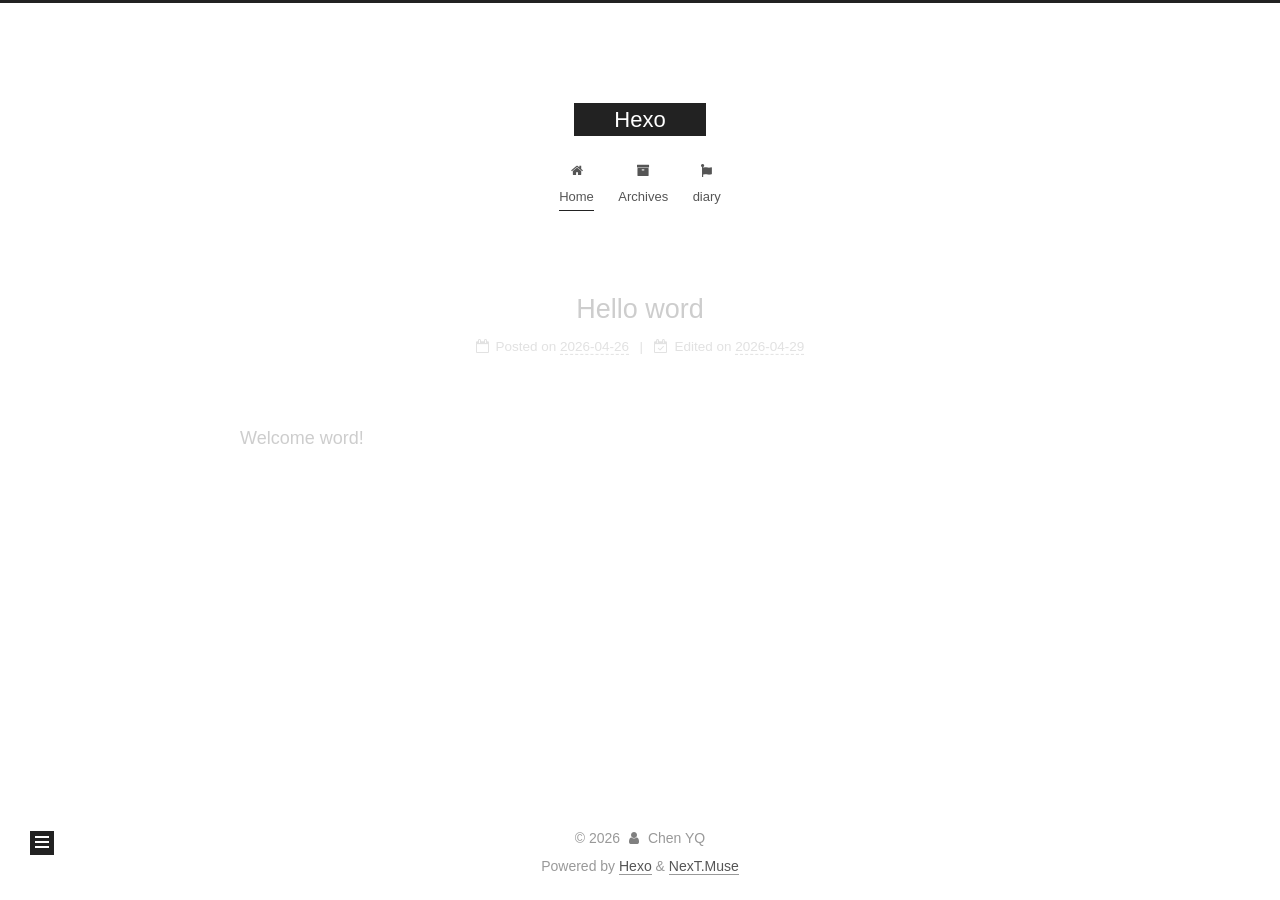
<file: index.html>
<!DOCTYPE html>
<html lang="en">
<head>
  <meta charset="UTF-8">
<meta name="viewport" content="width=device-width, initial-scale=1, maximum-scale=2">
<meta name="theme-color" content="#222">
<meta name="generator" content="Hexo 7.3.0">
  <link rel="apple-touch-icon" sizes="180x180" href="/images/apple-touch-icon-next.png">
  <link rel="icon" type="image/png" sizes="32x32" href="/images/favicon-32x32-next.png">
  <link rel="icon" type="image/png" sizes="16x16" href="/images/favicon-16x16-next.png">
  <link rel="mask-icon" href="/images/logo.svg" color="#222">

<link rel="stylesheet" href="/css/main.css">


<link rel="stylesheet" href="/lib/font-awesome/css/font-awesome.min.css">

<script id="hexo-configurations">
    var NexT = window.NexT || {};
    var CONFIG = {"hostname":"example.com","root":"/","scheme":"Muse","version":"7.8.0","exturl":false,"sidebar":{"position":"left","display":"post","padding":18,"offset":12,"onmobile":false},"copycode":{"enable":false,"show_result":false,"style":null},"back2top":{"enable":true,"sidebar":false,"scrollpercent":false},"bookmark":{"enable":false,"color":"#222","save":"auto"},"fancybox":false,"mediumzoom":false,"lazyload":false,"pangu":false,"comments":{"style":"tabs","active":null,"storage":true,"lazyload":false,"nav":null},"algolia":{"hits":{"per_page":10},"labels":{"input_placeholder":"Search for Posts","hits_empty":"We didn't find any results for the search: ${query}","hits_stats":"${hits} results found in ${time} ms"}},"localsearch":{"enable":false,"trigger":"auto","top_n_per_article":1,"unescape":false,"preload":false},"motion":{"enable":true,"async":false,"transition":{"post_block":"fadeIn","post_header":"slideDownIn","post_body":"slideDownIn","coll_header":"slideLeftIn","sidebar":"slideUpIn"}}};
  </script>

  <meta property="og:type" content="website">
<meta property="og:title" content="Hexo">
<meta property="og:url" content="http://example.com/index.html">
<meta property="og:site_name" content="Hexo">
<meta property="og:locale" content="en_US">
<meta property="article:author" content="Chen YQ">
<meta name="twitter:card" content="summary">

<link rel="canonical" href="http://example.com/">


<script id="page-configurations">
  // https://hexo.io/docs/variables.html
  CONFIG.page = {
    sidebar: "",
    isHome : true,
    isPost : false,
    lang   : 'en'
  };
</script>

  <title>Hexo</title>
  






  <noscript>
  <style>
  .use-motion .brand,
  .use-motion .menu-item,
  .sidebar-inner,
  .use-motion .post-block,
  .use-motion .pagination,
  .use-motion .comments,
  .use-motion .post-header,
  .use-motion .post-body,
  .use-motion .collection-header { opacity: initial; }

  .use-motion .site-title,
  .use-motion .site-subtitle {
    opacity: initial;
    top: initial;
  }

  .use-motion .logo-line-before i { left: initial; }
  .use-motion .logo-line-after i { right: initial; }
  </style>
</noscript>

</head>

<body itemscope itemtype="http://schema.org/WebPage">
  <div class="container use-motion">
    <div class="headband"></div>

    <header class="header" itemscope itemtype="http://schema.org/WPHeader">
      <div class="header-inner"><div class="site-brand-container">
  <div class="site-nav-toggle">
    <div class="toggle" aria-label="Toggle navigation bar">
      <span class="toggle-line toggle-line-first"></span>
      <span class="toggle-line toggle-line-middle"></span>
      <span class="toggle-line toggle-line-last"></span>
    </div>
  </div>

  <div class="site-meta">

    <a href="/" class="brand" rel="start">
      <span class="logo-line-before"><i></i></span>
      <h1 class="site-title">Hexo</h1>
      <span class="logo-line-after"><i></i></span>
    </a>
  </div>

  <div class="site-nav-right">
    <div class="toggle popup-trigger">
    </div>
  </div>
</div>




<nav class="site-nav">
  <ul id="menu" class="menu">
        <li class="menu-item menu-item-home">

    <a href="/" rel="section"><i class="fa fa-fw fa-home"></i>Home</a>

  </li>
        <li class="menu-item menu-item-archives">

    <a href="/archives/" rel="section"><i class="fa fa-fw fa-archive"></i>Archives</a>

  </li>
        <li class="menu-item menu-item-diary">

    <a href="/diary/" rel="section"><i class="fa fa-fw fa-fa fa-book"></i>diary</a>

  </li>
  </ul>
</nav>




</div>
    </header>

    
  <div class="back-to-top">
    <i class="fa fa-arrow-up"></i>
    <span>0%</span>
  </div>


    <main class="main">
      <div class="main-inner">
        <div class="content-wrap">
          

          <div class="content index posts-expand">
            
      
  
  
  <article itemscope itemtype="http://schema.org/Article" class="post-block" lang="en">
    <link itemprop="mainEntityOfPage" href="http://example.com/2026/04/26/Hello%20word!/">

    <span hidden itemprop="author" itemscope itemtype="http://schema.org/Person">
      <meta itemprop="image" content="/images/avatar.gif">
      <meta itemprop="name" content="Chen YQ">
      <meta itemprop="description" content="">
    </span>

    <span hidden itemprop="publisher" itemscope itemtype="http://schema.org/Organization">
      <meta itemprop="name" content="Hexo">
    </span>
      <header class="post-header">
        <h2 class="post-title" itemprop="name headline">
          
            <a href="/2026/04/26/Hello%20word!/" class="post-title-link" itemprop="url">Hello word</a>
        </h2>

        <div class="post-meta">
            <span class="post-meta-item">
              <span class="post-meta-item-icon">
                <i class="fa fa-calendar-o"></i>
              </span>
              <span class="post-meta-item-text">Posted on</span>

              <time title="Created: 2026-04-26 20:00:00" itemprop="dateCreated datePublished" datetime="2026-04-26T20:00:00+08:00">2026-04-26</time>
            </span>
              <span class="post-meta-item">
                <span class="post-meta-item-icon">
                  <i class="fa fa-calendar-check-o"></i>
                </span>
                <span class="post-meta-item-text">Edited on</span>
                <time title="Modified: 2026-04-29 10:56:32" itemprop="dateModified" datetime="2026-04-29T10:56:32+08:00">2026-04-29</time>
              </span>

          

        </div>
      </header>

    
    
    
    <div class="post-body" itemprop="articleBody">

      
          <p>Welcome word!</p>

      
    </div>

    
    
    
      <footer class="post-footer">
        <div class="post-eof"></div>
      </footer>
  </article>
  
  
  


  



          </div>
          

<script>
  window.addEventListener('tabs:register', () => {
    let { activeClass } = CONFIG.comments;
    if (CONFIG.comments.storage) {
      activeClass = localStorage.getItem('comments_active') || activeClass;
    }
    if (activeClass) {
      let activeTab = document.querySelector(`a[href="#comment-${activeClass}"]`);
      if (activeTab) {
        activeTab.click();
      }
    }
  });
  if (CONFIG.comments.storage) {
    window.addEventListener('tabs:click', event => {
      if (!event.target.matches('.tabs-comment .tab-content .tab-pane')) return;
      let commentClass = event.target.classList[1];
      localStorage.setItem('comments_active', commentClass);
    });
  }
</script>

        </div>
          
  
  <div class="toggle sidebar-toggle">
    <span class="toggle-line toggle-line-first"></span>
    <span class="toggle-line toggle-line-middle"></span>
    <span class="toggle-line toggle-line-last"></span>
  </div>

  <aside class="sidebar">
    <div class="sidebar-inner">

      <ul class="sidebar-nav motion-element">
        <li class="sidebar-nav-toc">
          Table of Contents
        </li>
        <li class="sidebar-nav-overview">
          Overview
        </li>
      </ul>

      <!--noindex-->
      <div class="post-toc-wrap sidebar-panel">
      </div>
      <!--/noindex-->

      <div class="site-overview-wrap sidebar-panel">
        <div class="site-author motion-element" itemprop="author" itemscope itemtype="http://schema.org/Person">
  <p class="site-author-name" itemprop="name">Chen YQ</p>
  <div class="site-description" itemprop="description"></div>
</div>
<div class="site-state-wrap motion-element">
  <nav class="site-state">
      <div class="site-state-item site-state-posts">
          <a href="/archives/">
        
          <span class="site-state-item-count">1</span>
          <span class="site-state-item-name">posts</span>
        </a>
      </div>
  </nav>
</div>



      </div>

    </div>
  </aside>
  <div id="sidebar-dimmer"></div>


      </div>
    </main>

    <footer class="footer">
      <div class="footer-inner">
        

        

<div class="copyright">
  
  &copy; 
  <span itemprop="copyrightYear">2026</span>
  <span class="with-love">
    <i class="fa fa-user"></i>
  </span>
  <span class="author" itemprop="copyrightHolder">Chen YQ</span>
</div>
  <div class="powered-by">Powered by <a href="https://hexo.io/" class="theme-link" rel="noopener" target="_blank">Hexo</a> & <a href="https://muse.theme-next.org/" class="theme-link" rel="noopener" target="_blank">NexT.Muse</a>
  </div>

        








      </div>
    </footer>
  </div>

  
  <script src="/lib/anime.min.js"></script>
  <script src="/lib/velocity/velocity.min.js"></script>
  <script src="/lib/velocity/velocity.ui.min.js"></script>

<script src="/js/utils.js"></script>

<script src="/js/motion.js"></script>


<script src="/js/schemes/muse.js"></script>


<script src="/js/next-boot.js"></script>




  















  

  

</body>
</html>
</file>
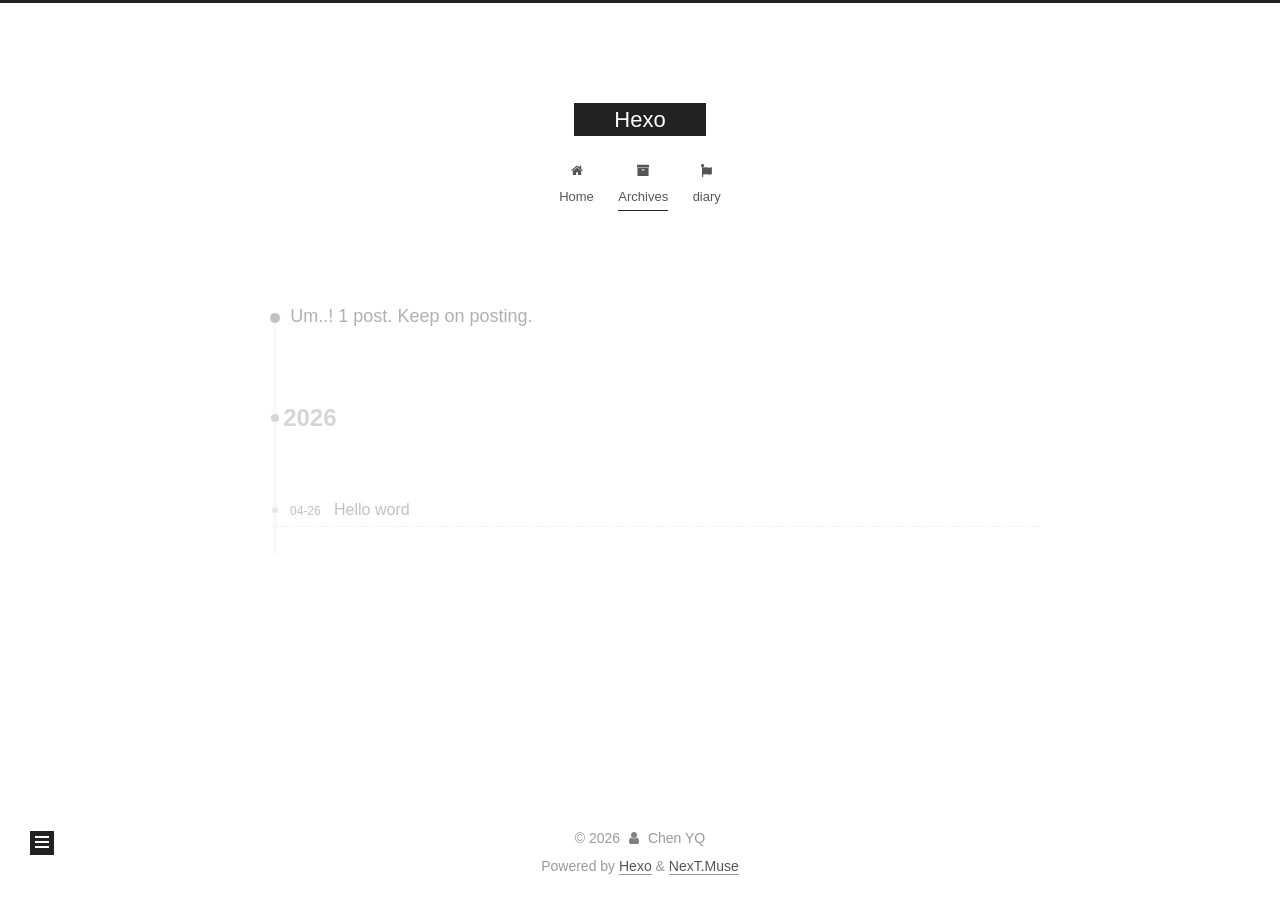
<file: archives/index.html>
<!DOCTYPE html>
<html lang="en">
<head>
  <meta charset="UTF-8">
<meta name="viewport" content="width=device-width, initial-scale=1, maximum-scale=2">
<meta name="theme-color" content="#222">
<meta name="generator" content="Hexo 7.3.0">
  <link rel="apple-touch-icon" sizes="180x180" href="/images/apple-touch-icon-next.png">
  <link rel="icon" type="image/png" sizes="32x32" href="/images/favicon-32x32-next.png">
  <link rel="icon" type="image/png" sizes="16x16" href="/images/favicon-16x16-next.png">
  <link rel="mask-icon" href="/images/logo.svg" color="#222">

<link rel="stylesheet" href="/css/main.css">


<link rel="stylesheet" href="/lib/font-awesome/css/font-awesome.min.css">

<script id="hexo-configurations">
    var NexT = window.NexT || {};
    var CONFIG = {"hostname":"example.com","root":"/","scheme":"Muse","version":"7.8.0","exturl":false,"sidebar":{"position":"left","display":"post","padding":18,"offset":12,"onmobile":false},"copycode":{"enable":false,"show_result":false,"style":null},"back2top":{"enable":true,"sidebar":false,"scrollpercent":false},"bookmark":{"enable":false,"color":"#222","save":"auto"},"fancybox":false,"mediumzoom":false,"lazyload":false,"pangu":false,"comments":{"style":"tabs","active":null,"storage":true,"lazyload":false,"nav":null},"algolia":{"hits":{"per_page":10},"labels":{"input_placeholder":"Search for Posts","hits_empty":"We didn't find any results for the search: ${query}","hits_stats":"${hits} results found in ${time} ms"}},"localsearch":{"enable":false,"trigger":"auto","top_n_per_article":1,"unescape":false,"preload":false},"motion":{"enable":true,"async":false,"transition":{"post_block":"fadeIn","post_header":"slideDownIn","post_body":"slideDownIn","coll_header":"slideLeftIn","sidebar":"slideUpIn"}}};
  </script>

  <meta property="og:type" content="website">
<meta property="og:title" content="Hexo">
<meta property="og:url" content="http://example.com/archives/index.html">
<meta property="og:site_name" content="Hexo">
<meta property="og:locale" content="en_US">
<meta property="article:author" content="Chen YQ">
<meta name="twitter:card" content="summary">

<link rel="canonical" href="http://example.com/archives/">


<script id="page-configurations">
  // https://hexo.io/docs/variables.html
  CONFIG.page = {
    sidebar: "",
    isHome : false,
    isPost : false,
    lang   : 'en'
  };
</script>

  <title>Archive | Hexo</title>
  






  <noscript>
  <style>
  .use-motion .brand,
  .use-motion .menu-item,
  .sidebar-inner,
  .use-motion .post-block,
  .use-motion .pagination,
  .use-motion .comments,
  .use-motion .post-header,
  .use-motion .post-body,
  .use-motion .collection-header { opacity: initial; }

  .use-motion .site-title,
  .use-motion .site-subtitle {
    opacity: initial;
    top: initial;
  }

  .use-motion .logo-line-before i { left: initial; }
  .use-motion .logo-line-after i { right: initial; }
  </style>
</noscript>

</head>

<body itemscope itemtype="http://schema.org/WebPage">
  <div class="container use-motion">
    <div class="headband"></div>

    <header class="header" itemscope itemtype="http://schema.org/WPHeader">
      <div class="header-inner"><div class="site-brand-container">
  <div class="site-nav-toggle">
    <div class="toggle" aria-label="Toggle navigation bar">
      <span class="toggle-line toggle-line-first"></span>
      <span class="toggle-line toggle-line-middle"></span>
      <span class="toggle-line toggle-line-last"></span>
    </div>
  </div>

  <div class="site-meta">

    <a href="/" class="brand" rel="start">
      <span class="logo-line-before"><i></i></span>
      <h1 class="site-title">Hexo</h1>
      <span class="logo-line-after"><i></i></span>
    </a>
  </div>

  <div class="site-nav-right">
    <div class="toggle popup-trigger">
    </div>
  </div>
</div>




<nav class="site-nav">
  <ul id="menu" class="menu">
        <li class="menu-item menu-item-home">

    <a href="/" rel="section"><i class="fa fa-fw fa-home"></i>Home</a>

  </li>
        <li class="menu-item menu-item-archives">

    <a href="/archives/" rel="section"><i class="fa fa-fw fa-archive"></i>Archives</a>

  </li>
        <li class="menu-item menu-item-diary">

    <a href="/diary/" rel="section"><i class="fa fa-fw fa-fa fa-book"></i>diary</a>

  </li>
  </ul>
</nav>




</div>
    </header>

    
  <div class="back-to-top">
    <i class="fa fa-arrow-up"></i>
    <span>0%</span>
  </div>


    <main class="main">
      <div class="main-inner">
        <div class="content-wrap">
          

          <div class="content archive">
            

  
  
  
  <div class="post-block">
    <div class="posts-collapse">
      <div class="collection-title">
        <span class="collection-header">Um..! 1 post. Keep on posting.</span>
      </div>

      
    <div class="collection-year">
      <span class="collection-header">2026</span>
    </div>

  <article itemscope itemtype="http://schema.org/Article">
    <header class="post-header">

      <div class="post-meta">
        <time itemprop="dateCreated"
              datetime="2026-04-26T20:00:00+08:00"
              content="2026-04-26">
          04-26
        </time>
      </div>

      <div class="post-title">
          <a class="post-title-link" href="/2026/04/26/Hello%20word!/" itemprop="url">
            <span itemprop="name">Hello word</span>
          </a>
      </div>

    </header>
  </article>


    </div>
  </div>
  
  
  

  



          </div>
          

<script>
  window.addEventListener('tabs:register', () => {
    let { activeClass } = CONFIG.comments;
    if (CONFIG.comments.storage) {
      activeClass = localStorage.getItem('comments_active') || activeClass;
    }
    if (activeClass) {
      let activeTab = document.querySelector(`a[href="#comment-${activeClass}"]`);
      if (activeTab) {
        activeTab.click();
      }
    }
  });
  if (CONFIG.comments.storage) {
    window.addEventListener('tabs:click', event => {
      if (!event.target.matches('.tabs-comment .tab-content .tab-pane')) return;
      let commentClass = event.target.classList[1];
      localStorage.setItem('comments_active', commentClass);
    });
  }
</script>

        </div>
          
  
  <div class="toggle sidebar-toggle">
    <span class="toggle-line toggle-line-first"></span>
    <span class="toggle-line toggle-line-middle"></span>
    <span class="toggle-line toggle-line-last"></span>
  </div>

  <aside class="sidebar">
    <div class="sidebar-inner">

      <ul class="sidebar-nav motion-element">
        <li class="sidebar-nav-toc">
          Table of Contents
        </li>
        <li class="sidebar-nav-overview">
          Overview
        </li>
      </ul>

      <!--noindex-->
      <div class="post-toc-wrap sidebar-panel">
      </div>
      <!--/noindex-->

      <div class="site-overview-wrap sidebar-panel">
        <div class="site-author motion-element" itemprop="author" itemscope itemtype="http://schema.org/Person">
  <p class="site-author-name" itemprop="name">Chen YQ</p>
  <div class="site-description" itemprop="description"></div>
</div>
<div class="site-state-wrap motion-element">
  <nav class="site-state">
      <div class="site-state-item site-state-posts">
          <a href="/archives/">
        
          <span class="site-state-item-count">1</span>
          <span class="site-state-item-name">posts</span>
        </a>
      </div>
  </nav>
</div>



      </div>

    </div>
  </aside>
  <div id="sidebar-dimmer"></div>


      </div>
    </main>

    <footer class="footer">
      <div class="footer-inner">
        

        

<div class="copyright">
  
  &copy; 
  <span itemprop="copyrightYear">2026</span>
  <span class="with-love">
    <i class="fa fa-user"></i>
  </span>
  <span class="author" itemprop="copyrightHolder">Chen YQ</span>
</div>
  <div class="powered-by">Powered by <a href="https://hexo.io/" class="theme-link" rel="noopener" target="_blank">Hexo</a> & <a href="https://muse.theme-next.org/" class="theme-link" rel="noopener" target="_blank">NexT.Muse</a>
  </div>

        








      </div>
    </footer>
  </div>

  
  <script src="/lib/anime.min.js"></script>
  <script src="/lib/velocity/velocity.min.js"></script>
  <script src="/lib/velocity/velocity.ui.min.js"></script>

<script src="/js/utils.js"></script>

<script src="/js/motion.js"></script>


<script src="/js/schemes/muse.js"></script>


<script src="/js/next-boot.js"></script>




  















  

  

</body>
</html>
</file>
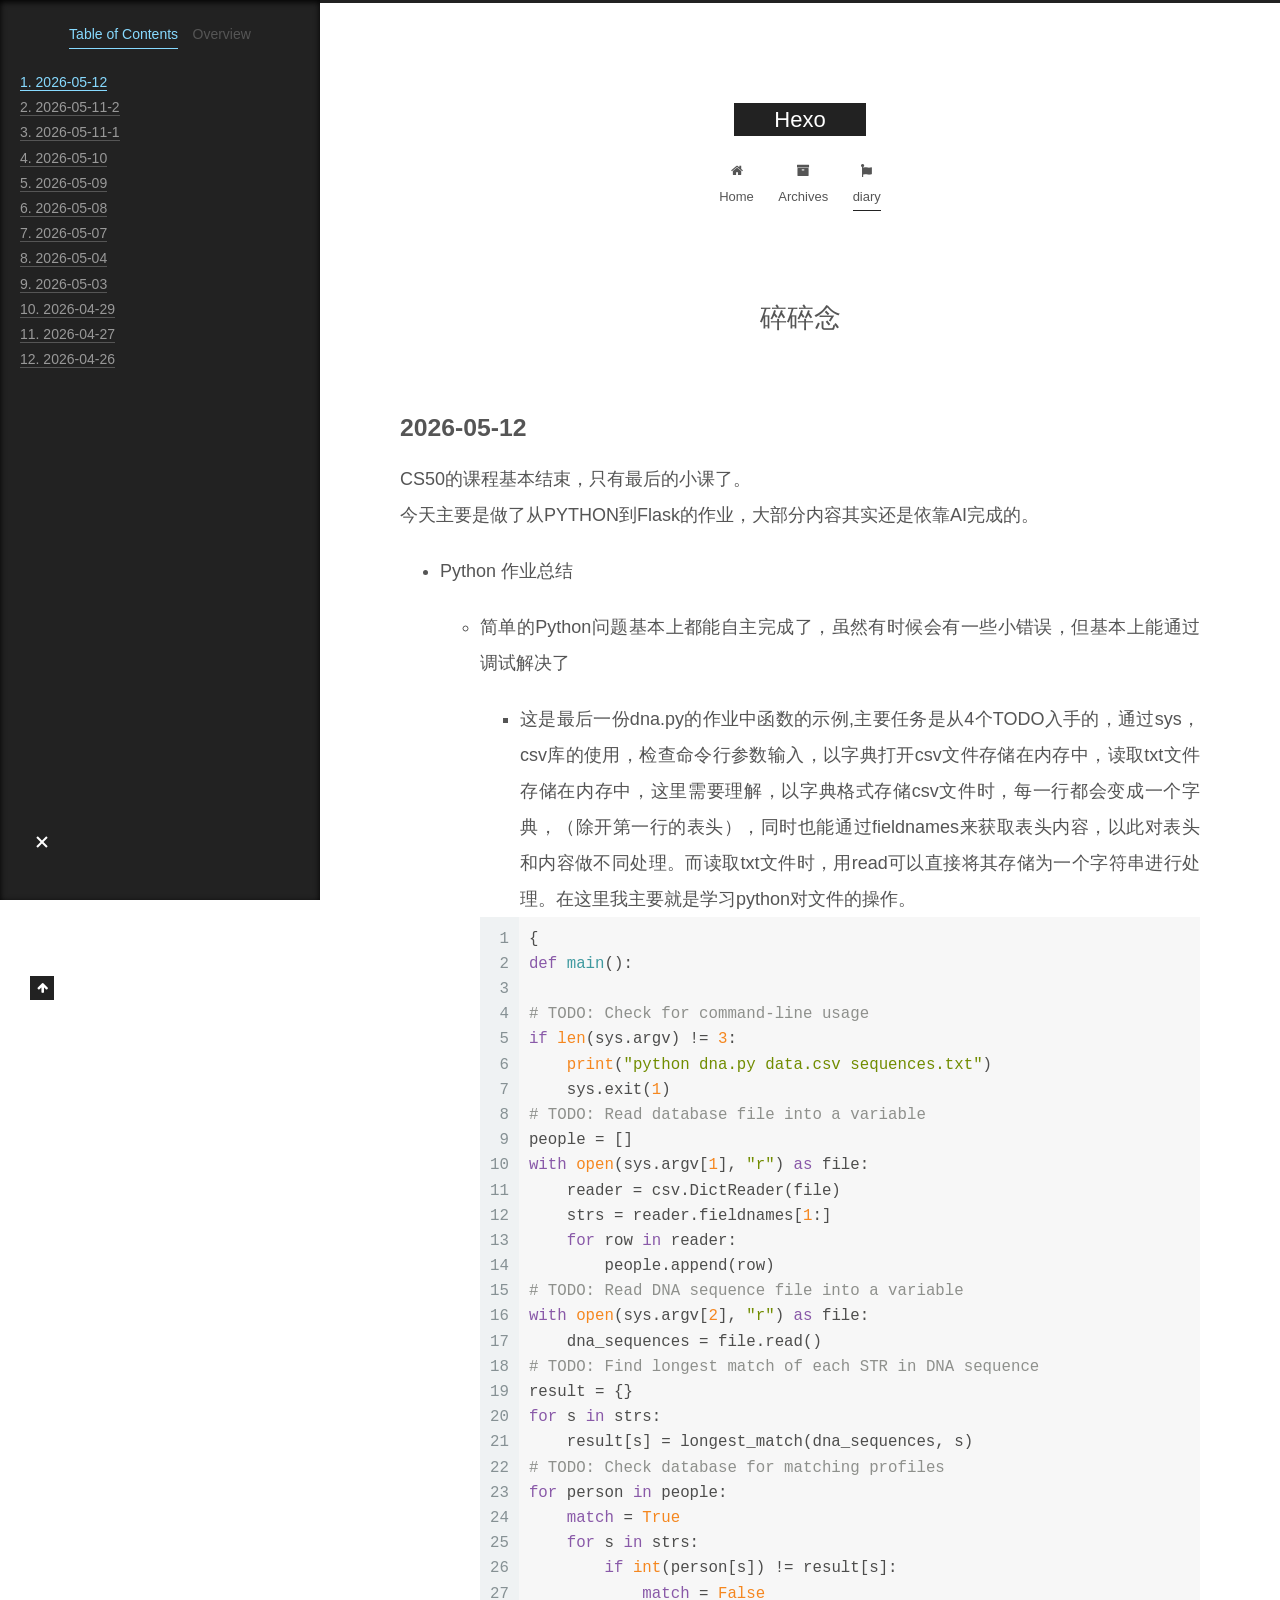
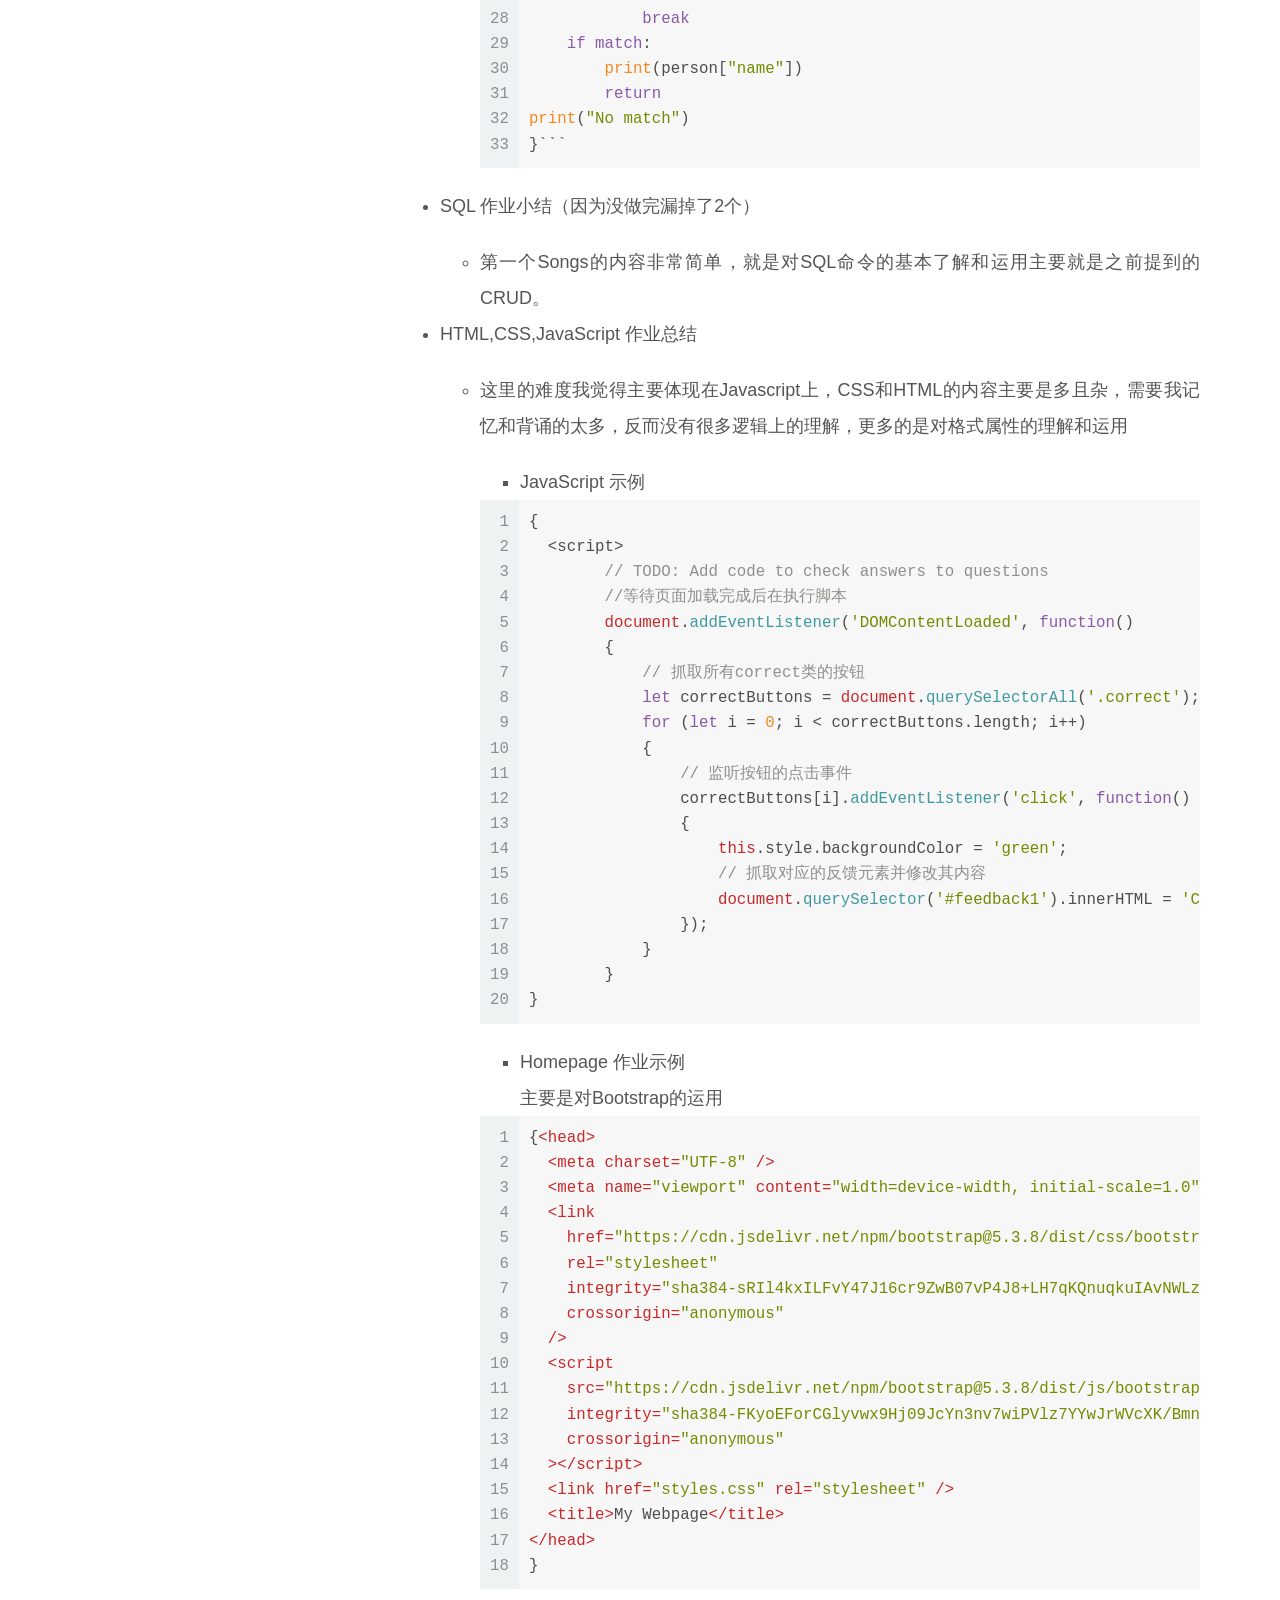
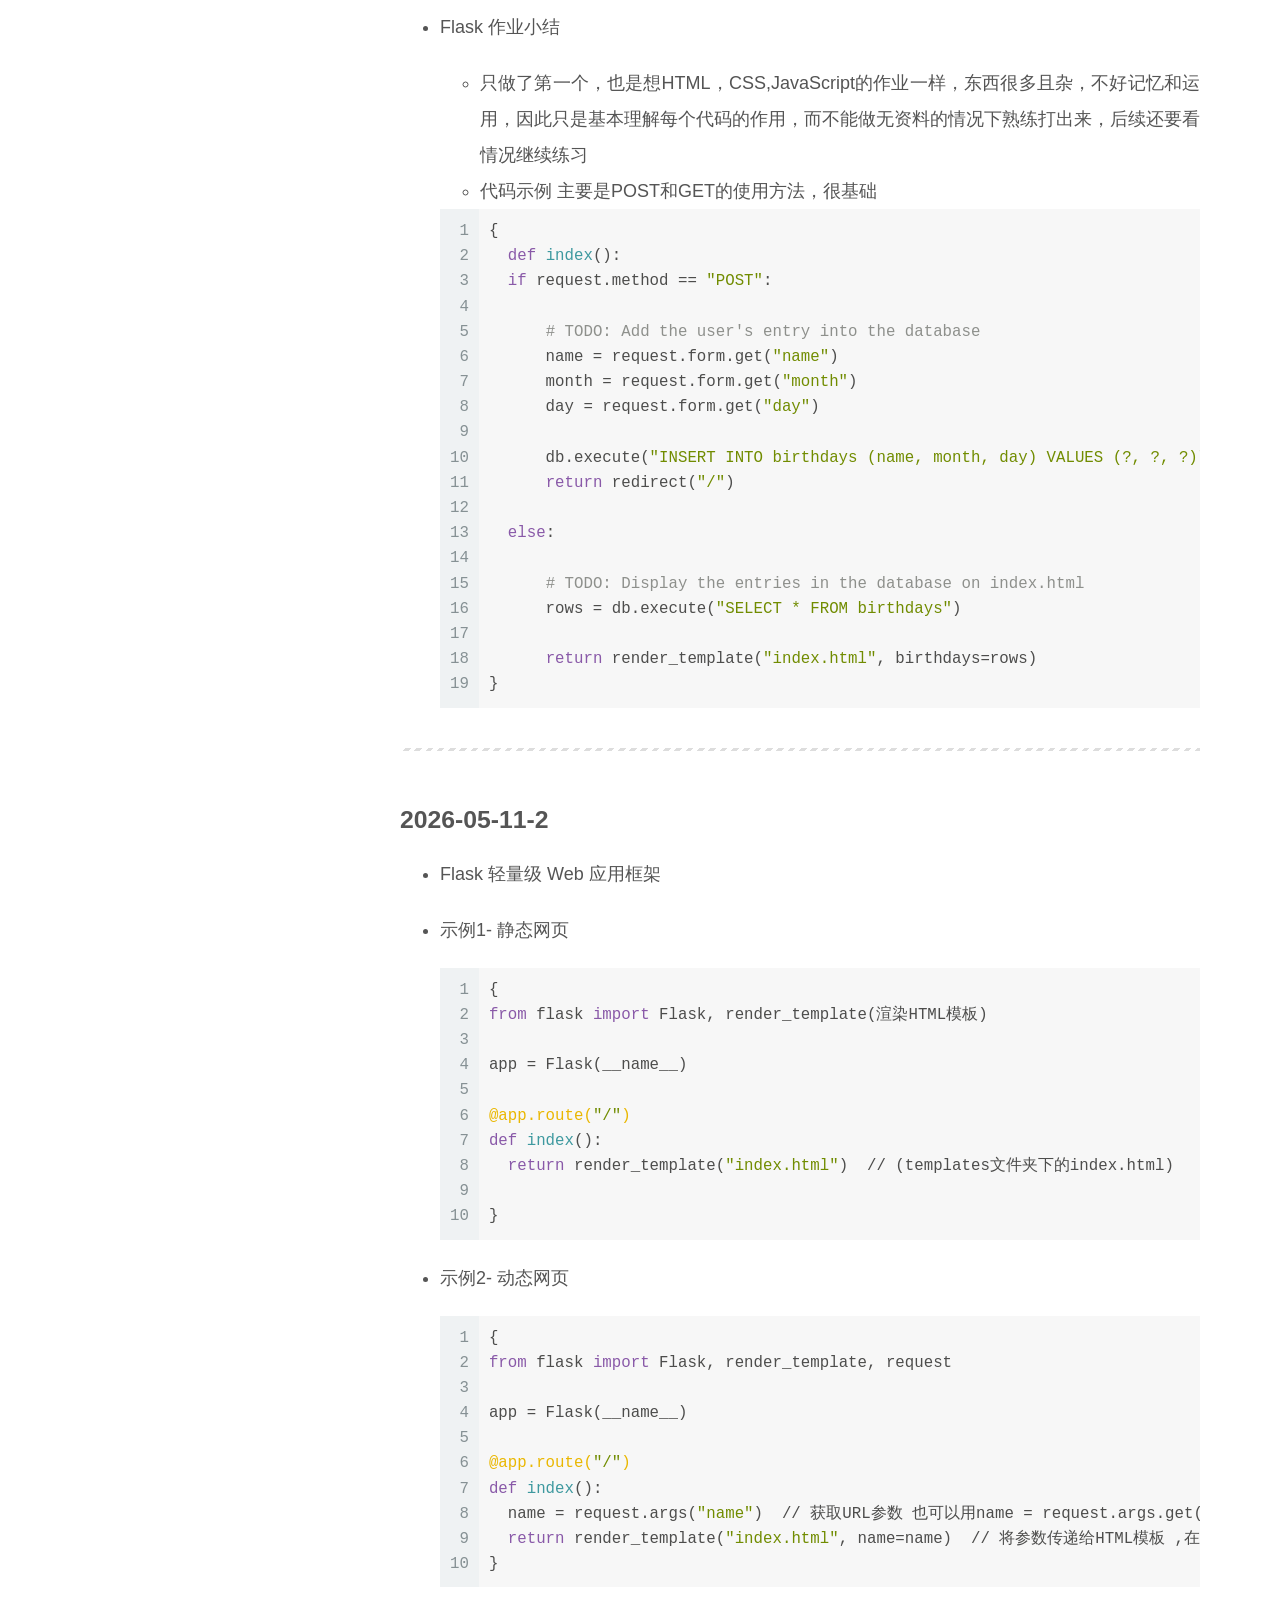
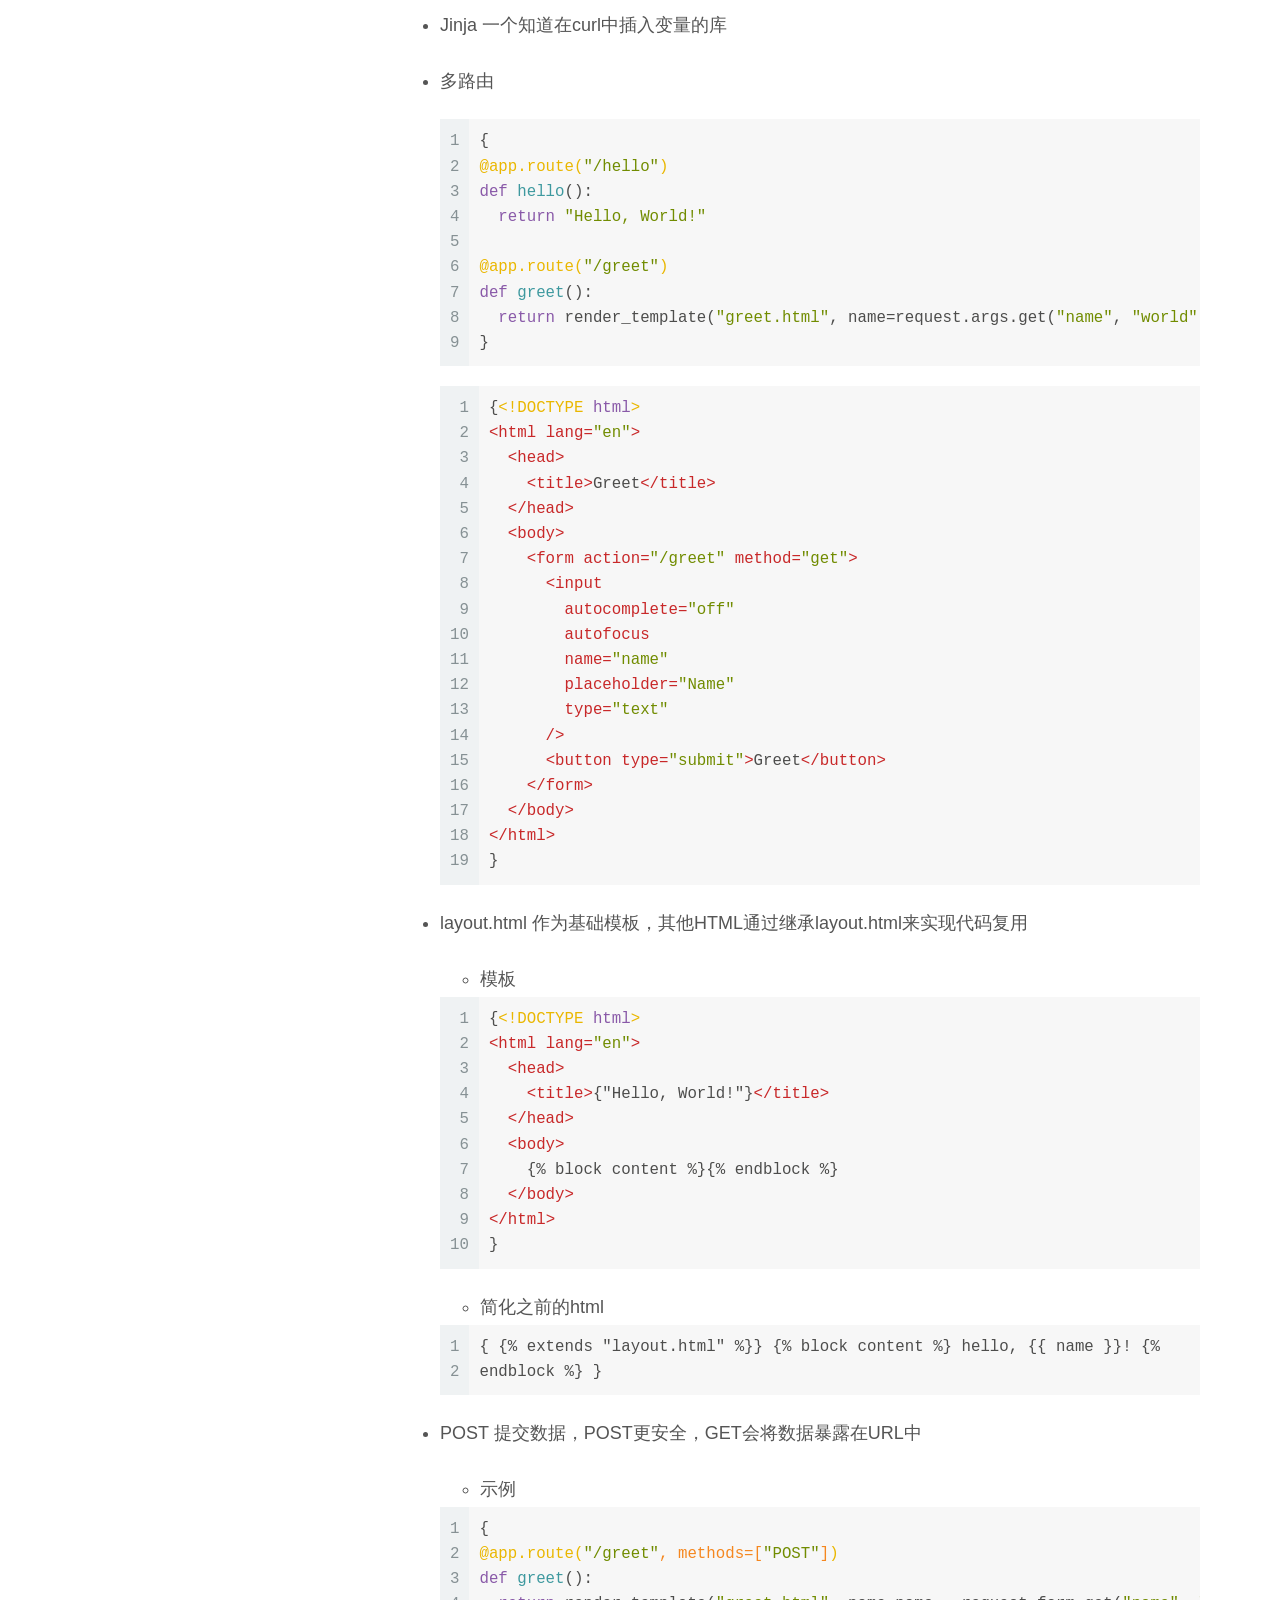
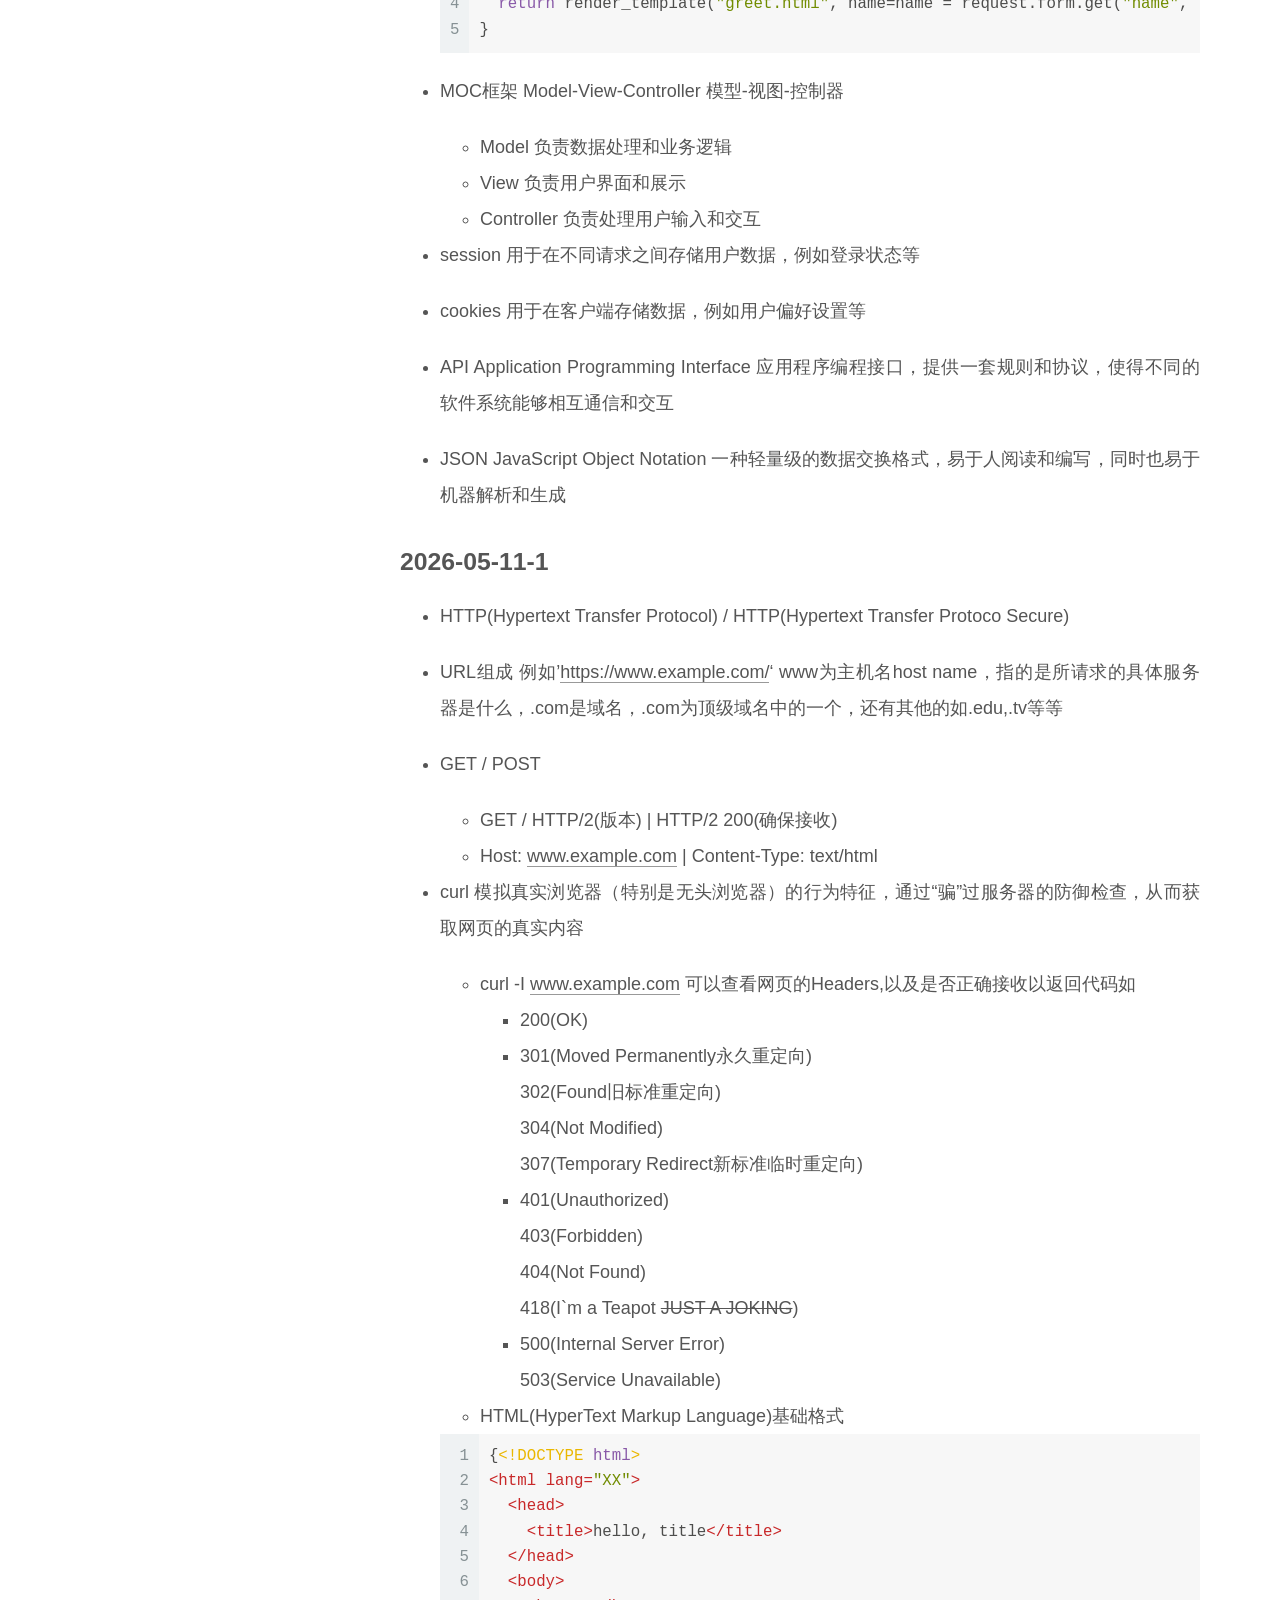
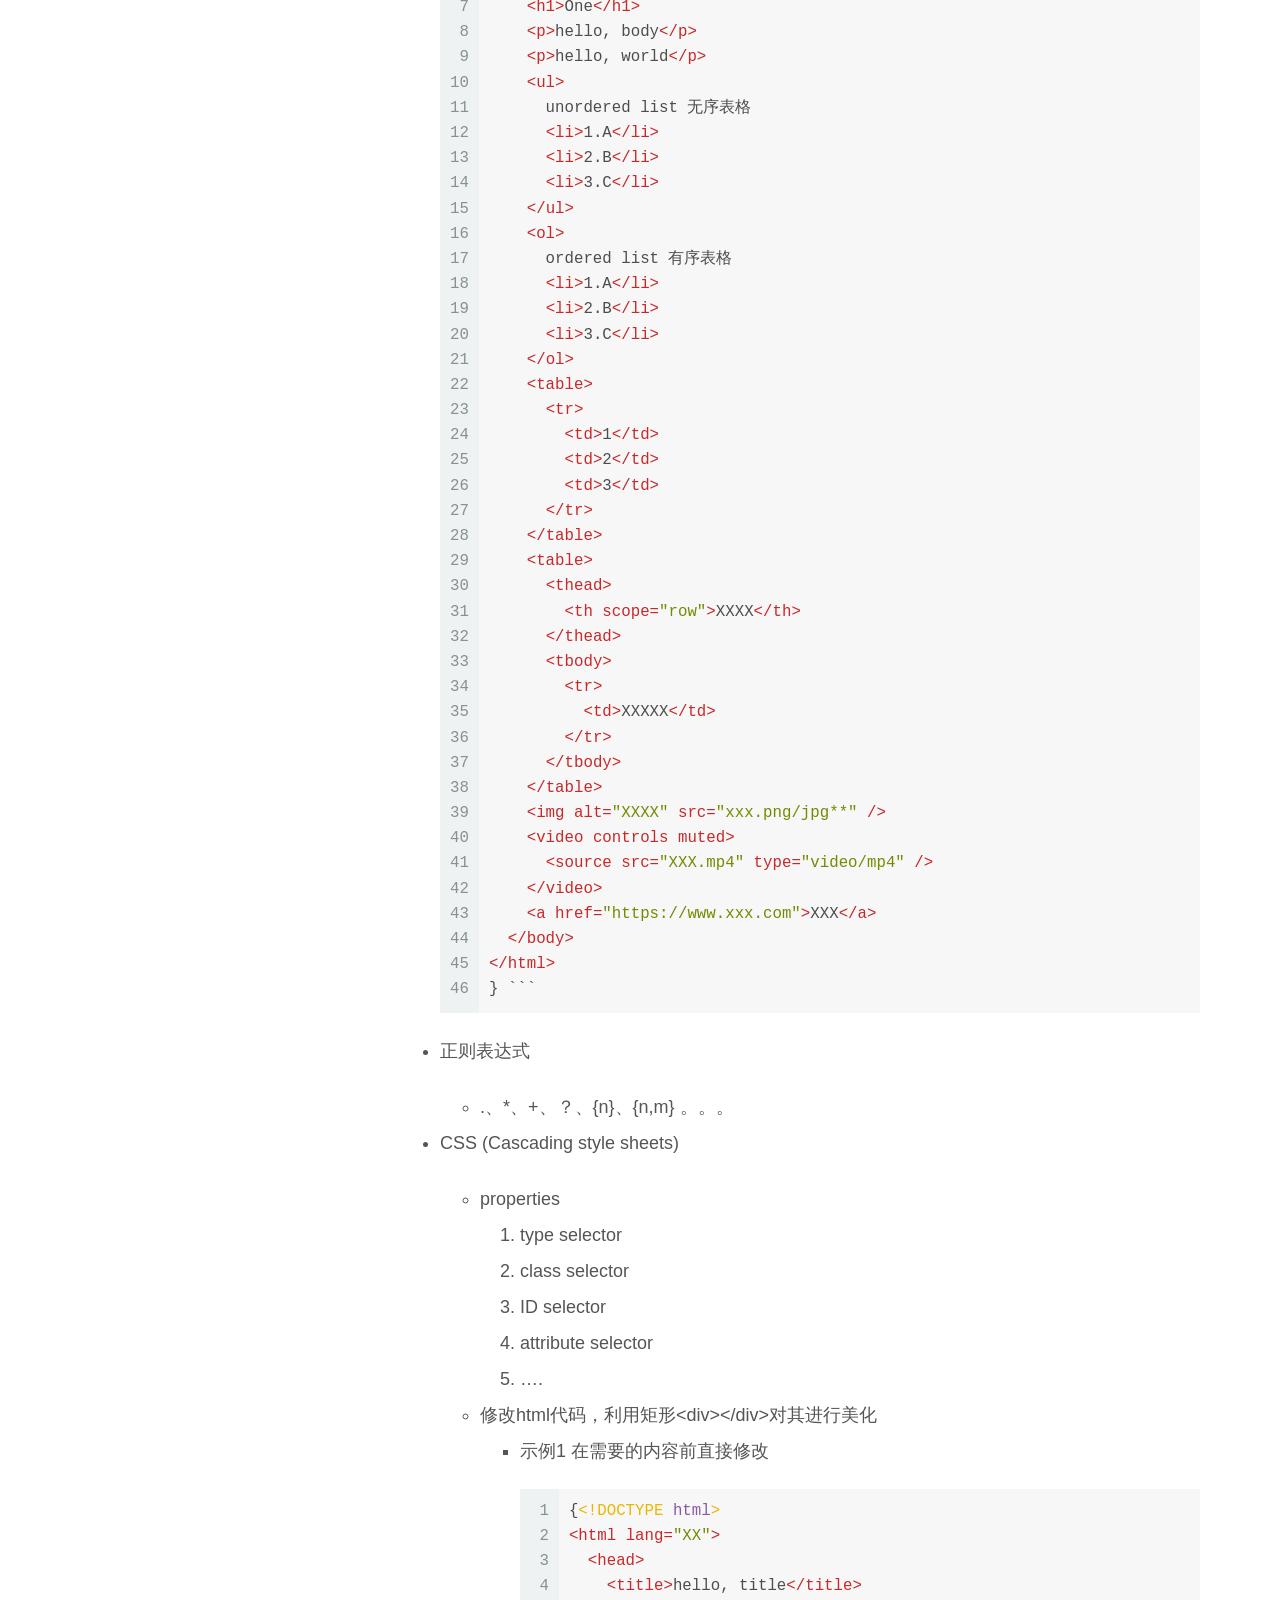
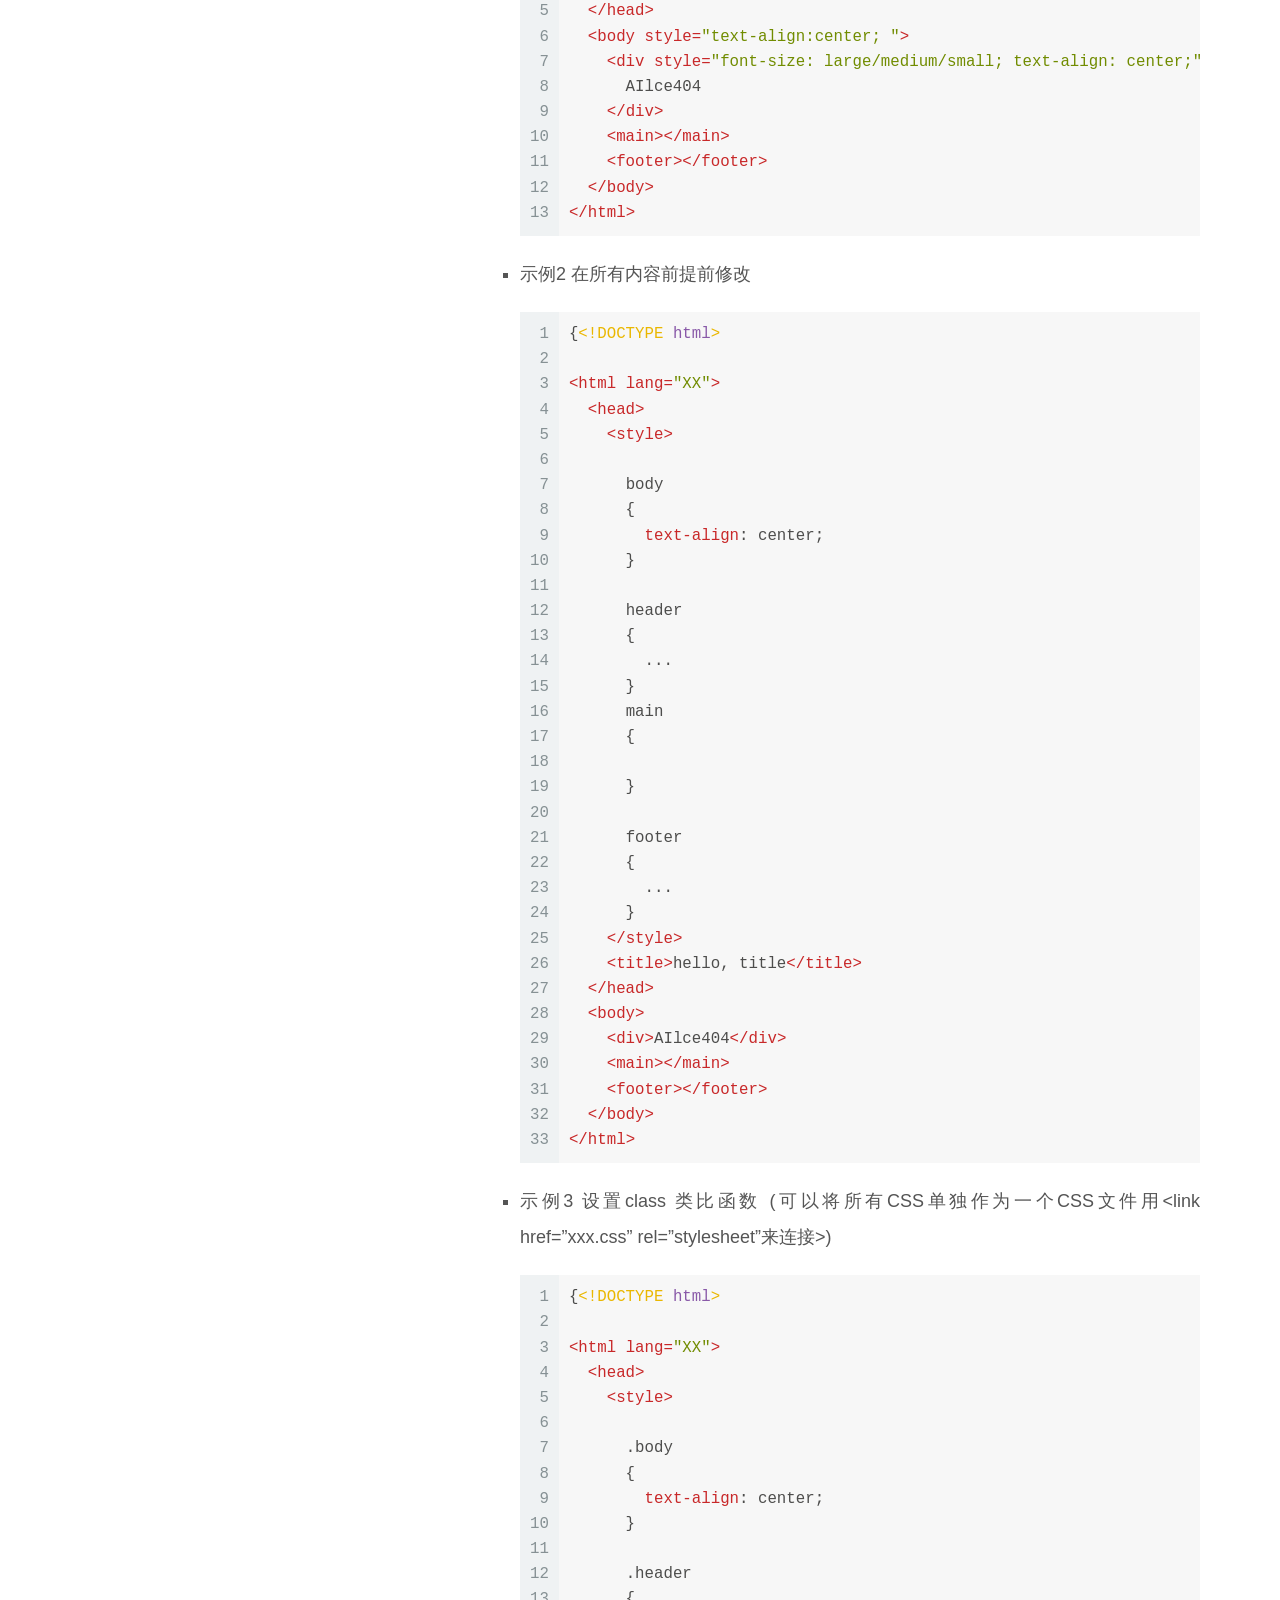
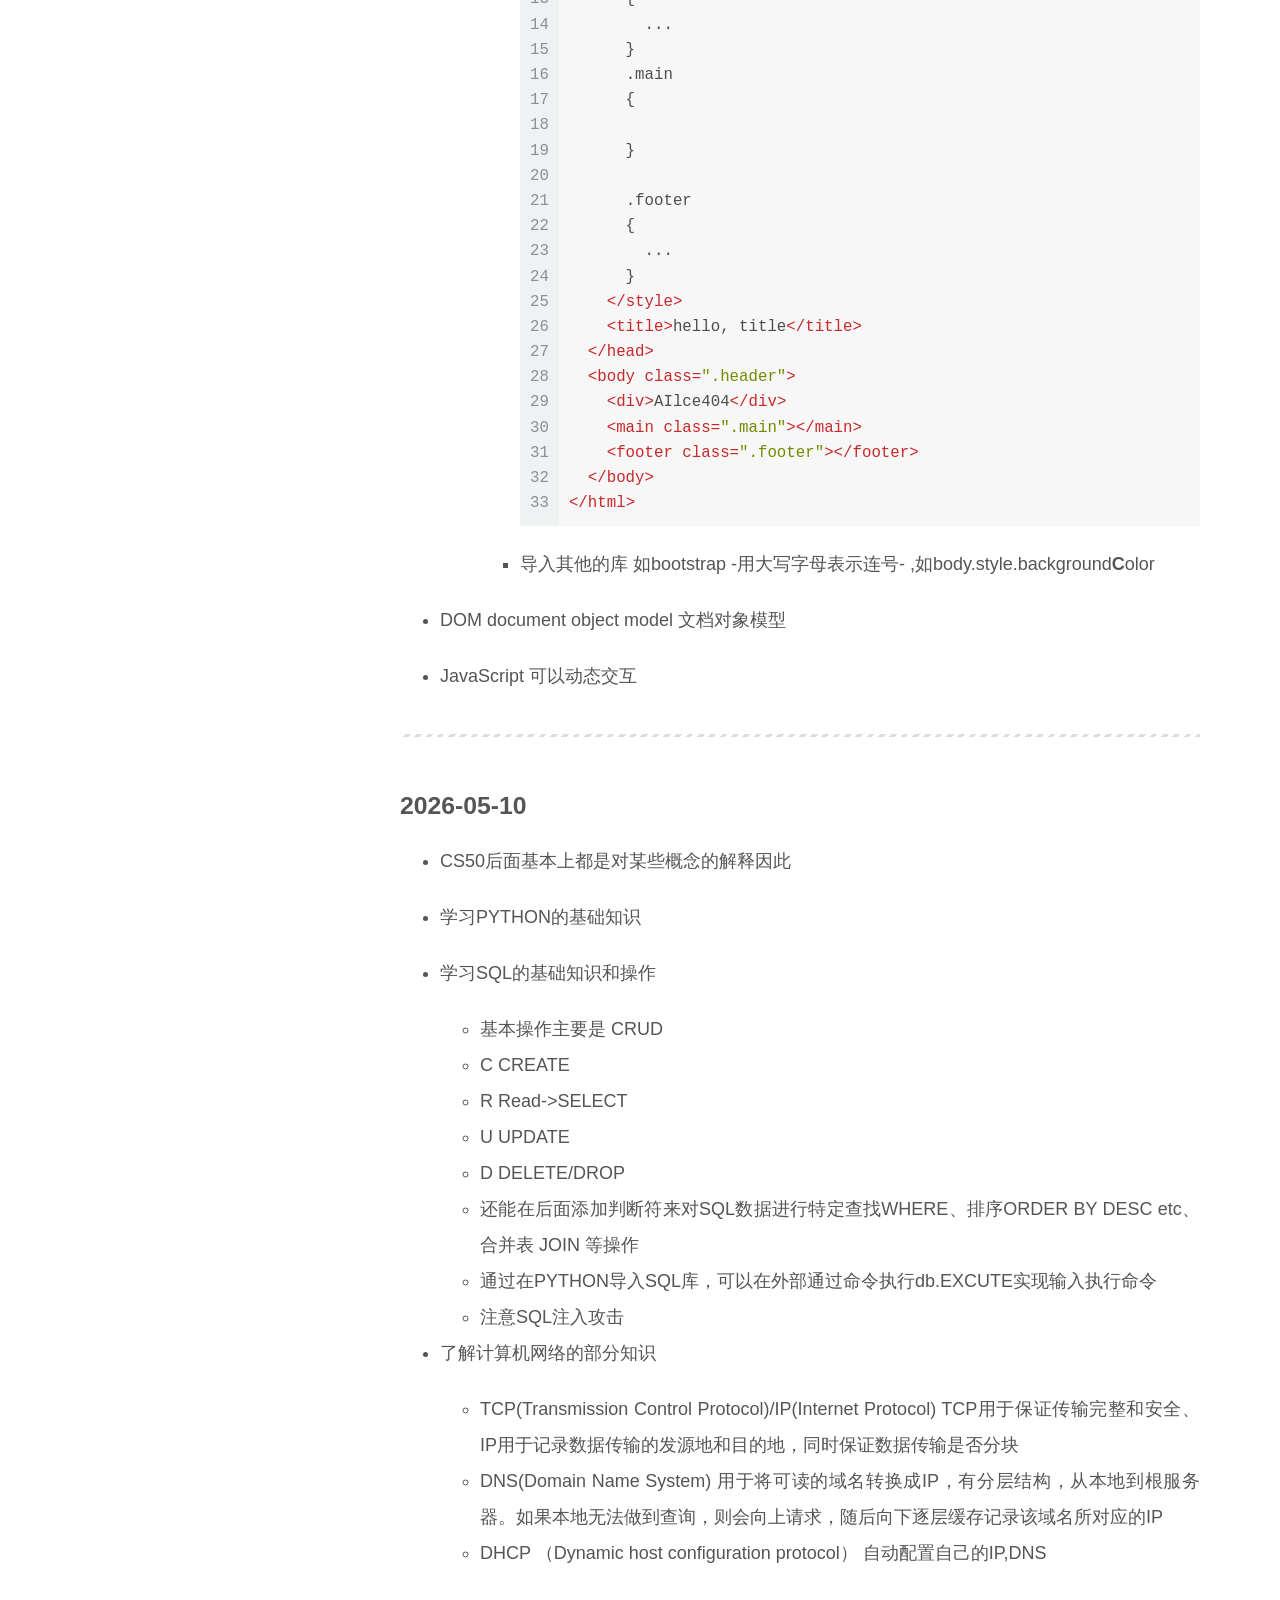
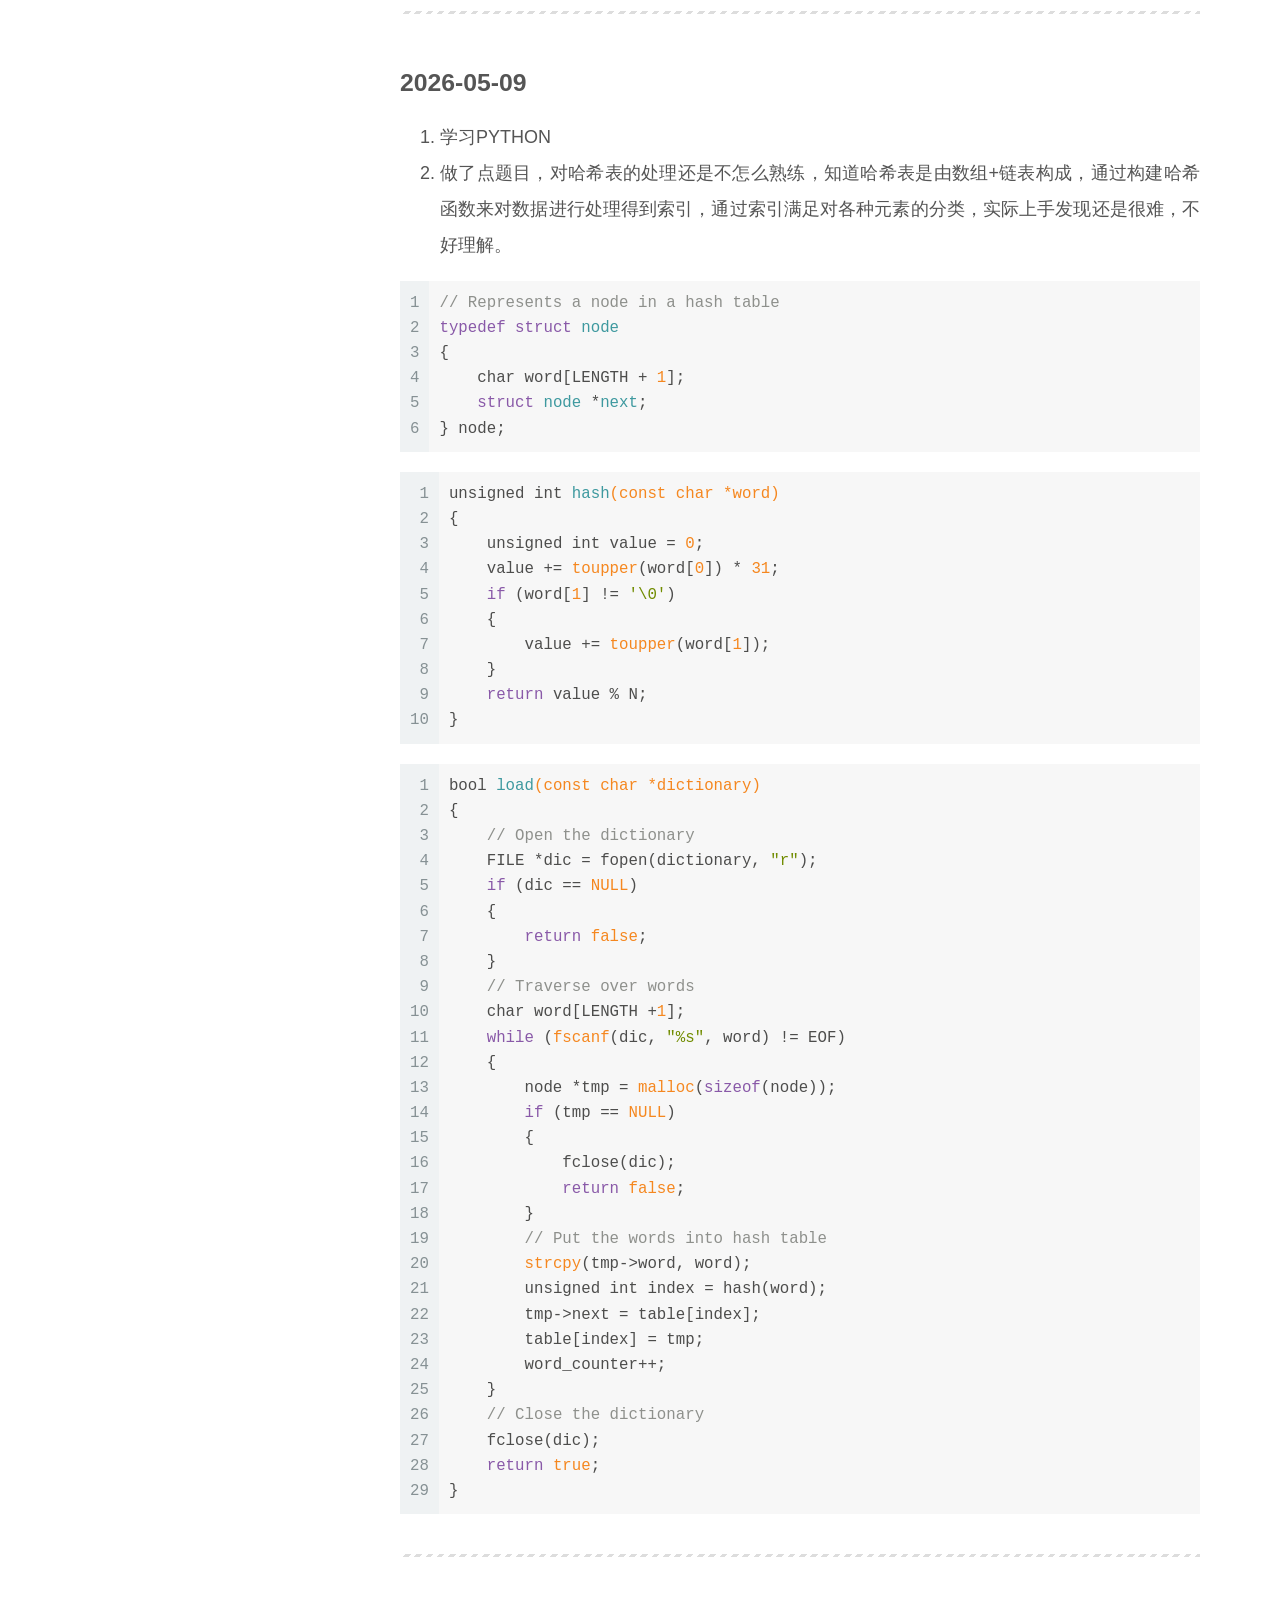
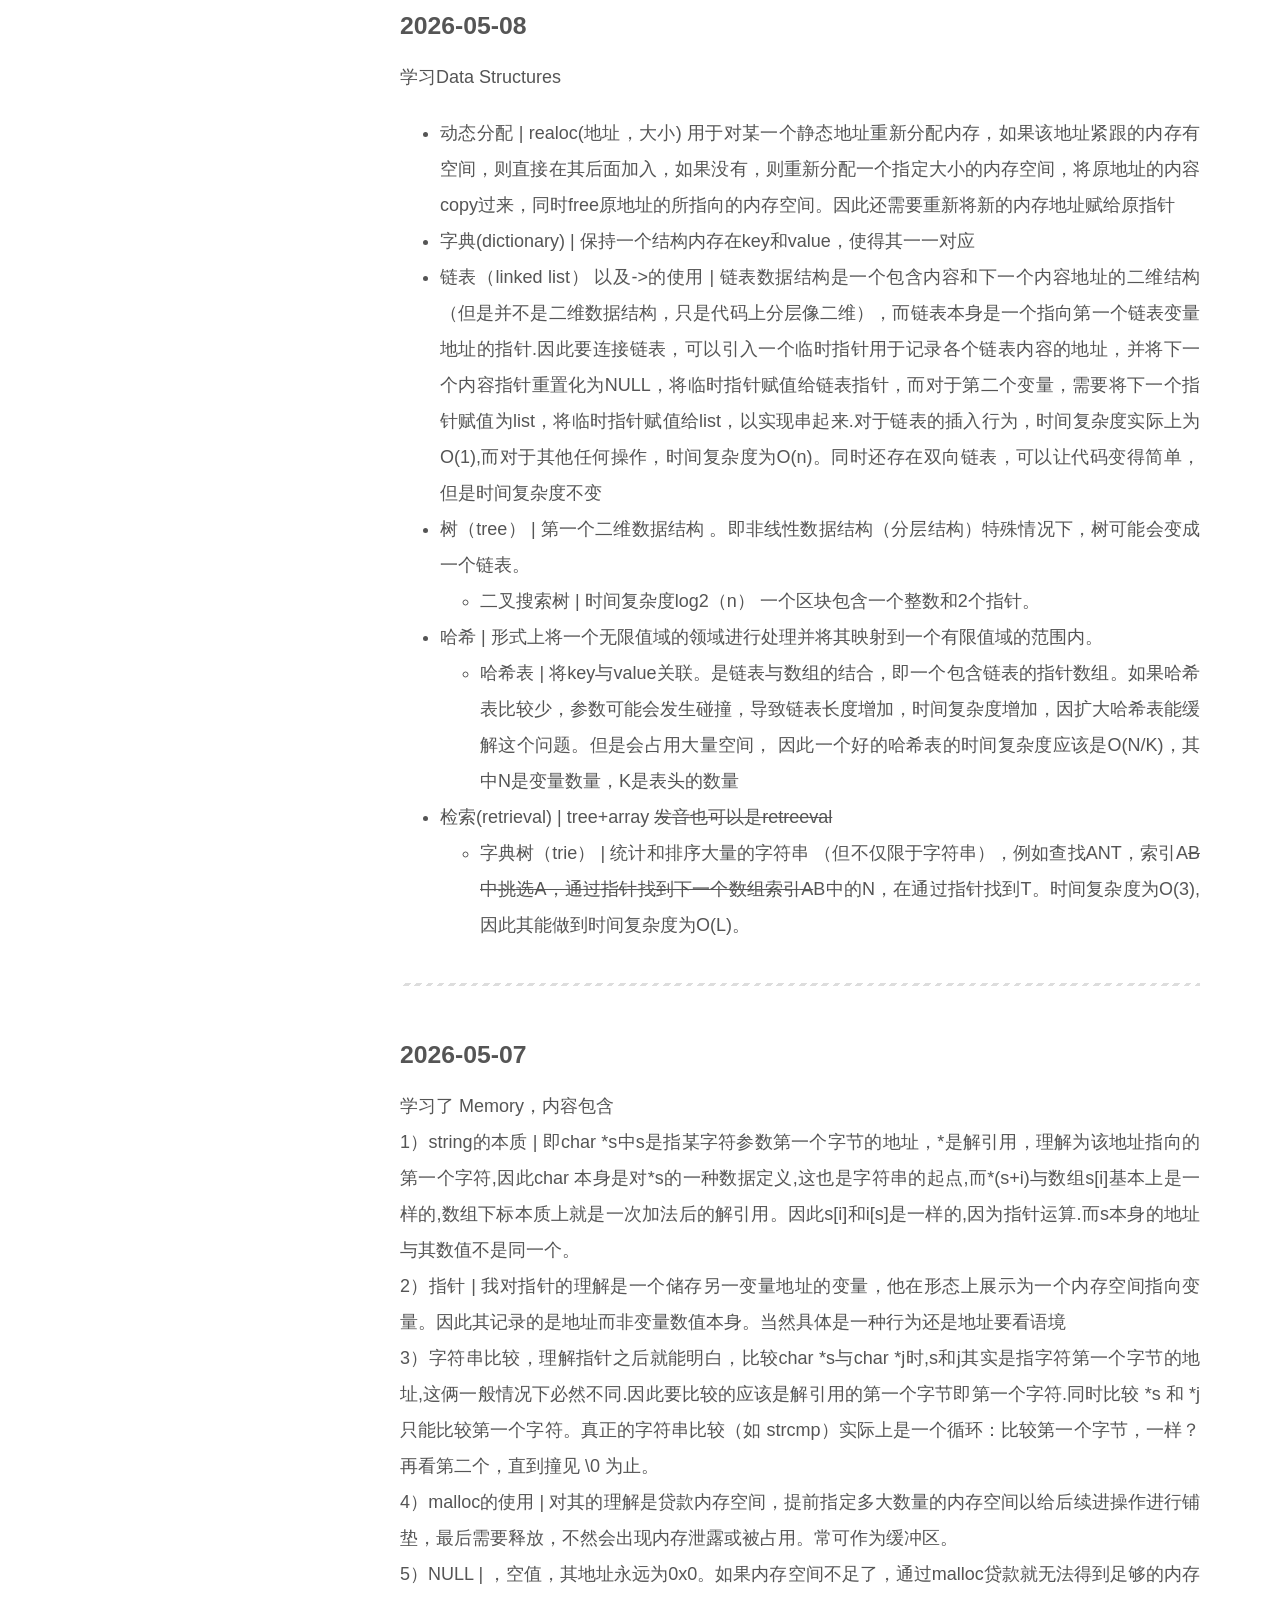
<file: diary/index.html>
<!DOCTYPE html>
<html lang="en">
<head>
  <meta charset="UTF-8">
<meta name="viewport" content="width=device-width, initial-scale=1, maximum-scale=2">
<meta name="theme-color" content="#222">
<meta name="generator" content="Hexo 7.3.0">
  <link rel="apple-touch-icon" sizes="180x180" href="/images/apple-touch-icon-next.png">
  <link rel="icon" type="image/png" sizes="32x32" href="/images/favicon-32x32-next.png">
  <link rel="icon" type="image/png" sizes="16x16" href="/images/favicon-16x16-next.png">
  <link rel="mask-icon" href="/images/logo.svg" color="#222">

<link rel="stylesheet" href="/css/main.css">


<link rel="stylesheet" href="/lib/font-awesome/css/font-awesome.min.css">

<script id="hexo-configurations">
    var NexT = window.NexT || {};
    var CONFIG = {"hostname":"example.com","root":"/","scheme":"Muse","version":"7.8.0","exturl":false,"sidebar":{"position":"left","display":"post","padding":18,"offset":12,"onmobile":false},"copycode":{"enable":false,"show_result":false,"style":null},"back2top":{"enable":true,"sidebar":false,"scrollpercent":false},"bookmark":{"enable":false,"color":"#222","save":"auto"},"fancybox":false,"mediumzoom":false,"lazyload":false,"pangu":false,"comments":{"style":"tabs","active":null,"storage":true,"lazyload":false,"nav":null},"algolia":{"hits":{"per_page":10},"labels":{"input_placeholder":"Search for Posts","hits_empty":"We didn't find any results for the search: ${query}","hits_stats":"${hits} results found in ${time} ms"}},"localsearch":{"enable":false,"trigger":"auto","top_n_per_article":1,"unescape":false,"preload":false},"motion":{"enable":true,"async":false,"transition":{"post_block":"fadeIn","post_header":"slideDownIn","post_body":"slideDownIn","coll_header":"slideLeftIn","sidebar":"slideUpIn"}}};
  </script>

  <meta name="description" content="2026-05-12CS50的课程基本结束，只有最后的小课了。今天主要是做了从PYTHON到Flask的作业，大部分内容其实还是依靠AI完成的。  Python 作业总结  简单的Python问题基本上都能自主完成了，虽然有时候会有一些小错误，但基本上能通过调试解决了  这是最后一份dna.py的作业中函数的示例,主要任务是从4个TODO入手的，通过sys，csv库的使用，检查命令行参数输入，以字">
<meta property="og:type" content="website">
<meta property="og:title" content="碎碎念">
<meta property="og:url" content="http://example.com/diary/index.html">
<meta property="og:site_name" content="Hexo">
<meta property="og:description" content="2026-05-12CS50的课程基本结束，只有最后的小课了。今天主要是做了从PYTHON到Flask的作业，大部分内容其实还是依靠AI完成的。  Python 作业总结  简单的Python问题基本上都能自主完成了，虽然有时候会有一些小错误，但基本上能通过调试解决了  这是最后一份dna.py的作业中函数的示例,主要任务是从4个TODO入手的，通过sys，csv库的使用，检查命令行参数输入，以字">
<meta property="og:locale" content="en_US">
<meta property="article:published_time" content="2026-05-12T15:27:28.817Z">
<meta property="article:modified_time" content="2026-05-12T15:27:28.817Z">
<meta property="article:author" content="Chen YQ">
<meta name="twitter:card" content="summary">

<link rel="canonical" href="http://example.com/diary/">


<script id="page-configurations">
  // https://hexo.io/docs/variables.html
  CONFIG.page = {
    sidebar: "",
    isHome : false,
    isPost : false,
    lang   : 'en'
  };
</script>

  <title>碎碎念 | Hexo
</title>
  






  <noscript>
  <style>
  .use-motion .brand,
  .use-motion .menu-item,
  .sidebar-inner,
  .use-motion .post-block,
  .use-motion .pagination,
  .use-motion .comments,
  .use-motion .post-header,
  .use-motion .post-body,
  .use-motion .collection-header { opacity: initial; }

  .use-motion .site-title,
  .use-motion .site-subtitle {
    opacity: initial;
    top: initial;
  }

  .use-motion .logo-line-before i { left: initial; }
  .use-motion .logo-line-after i { right: initial; }
  </style>
</noscript>

</head>

<body itemscope itemtype="http://schema.org/WebPage">
  <div class="container use-motion">
    <div class="headband"></div>

    <header class="header" itemscope itemtype="http://schema.org/WPHeader">
      <div class="header-inner"><div class="site-brand-container">
  <div class="site-nav-toggle">
    <div class="toggle" aria-label="Toggle navigation bar">
      <span class="toggle-line toggle-line-first"></span>
      <span class="toggle-line toggle-line-middle"></span>
      <span class="toggle-line toggle-line-last"></span>
    </div>
  </div>

  <div class="site-meta">

    <a href="/" class="brand" rel="start">
      <span class="logo-line-before"><i></i></span>
      <h1 class="site-title">Hexo</h1>
      <span class="logo-line-after"><i></i></span>
    </a>
  </div>

  <div class="site-nav-right">
    <div class="toggle popup-trigger">
    </div>
  </div>
</div>




<nav class="site-nav">
  <ul id="menu" class="menu">
        <li class="menu-item menu-item-home">

    <a href="/" rel="section"><i class="fa fa-fw fa-home"></i>Home</a>

  </li>
        <li class="menu-item menu-item-archives">

    <a href="/archives/" rel="section"><i class="fa fa-fw fa-archive"></i>Archives</a>

  </li>
        <li class="menu-item menu-item-diary">

    <a href="/diary/" rel="section"><i class="fa fa-fw fa-fa fa-book"></i>diary</a>

  </li>
  </ul>
</nav>




</div>
    </header>

    
  <div class="back-to-top">
    <i class="fa fa-arrow-up"></i>
    <span>0%</span>
  </div>


    <main class="main">
      <div class="main-inner">
        <div class="content-wrap">
          
  
  

          <div class="content page posts-expand">
            

    
    
    
    <div class="post-block" lang="en">
      <header class="post-header">

<h1 class="post-title" itemprop="name headline">碎碎念
</h1>

<div class="post-meta">
  

</div>

</header>

      
      
      
      <div class="post-body">
          <h2 id="2026-05-12"><a href="#2026-05-12" class="headerlink" title="2026-05-12"></a>2026-05-12</h2><p>CS50的课程基本结束，只有最后的小课了。<br>今天主要是做了从PYTHON到Flask的作业，大部分内容其实还是依靠AI完成的。</p>
<ul>
<li><p>Python 作业总结</p>
<ul>
<li><p>简单的Python问题基本上都能自主完成了，虽然有时候会有一些小错误，但基本上能通过调试解决了</p>
<ul>
<li>这是最后一份dna.py的作业中函数的示例,主要任务是从4个TODO入手的，通过sys，csv库的使用，检查命令行参数输入，以字典打开csv文件存储在内存中，读取txt文件存储在内存中，这里需要理解，以字典格式存储csv文件时，每一行都会变成一个字典，（除开第一行的表头），同时也能通过fieldnames来获取表头内容，以此对表头和内容做不同处理。而读取txt文件时，用read可以直接将其存储为一个字符串进行处理。在这里我主要就是学习python对文件的操作。</li>
</ul>
<figure class="highlight python"><table><tr><td class="gutter"><pre><span class="line">1</span><br><span class="line">2</span><br><span class="line">3</span><br><span class="line">4</span><br><span class="line">5</span><br><span class="line">6</span><br><span class="line">7</span><br><span class="line">8</span><br><span class="line">9</span><br><span class="line">10</span><br><span class="line">11</span><br><span class="line">12</span><br><span class="line">13</span><br><span class="line">14</span><br><span class="line">15</span><br><span class="line">16</span><br><span class="line">17</span><br><span class="line">18</span><br><span class="line">19</span><br><span class="line">20</span><br><span class="line">21</span><br><span class="line">22</span><br><span class="line">23</span><br><span class="line">24</span><br><span class="line">25</span><br><span class="line">26</span><br><span class="line">27</span><br><span class="line">28</span><br><span class="line">29</span><br><span class="line">30</span><br><span class="line">31</span><br><span class="line">32</span><br><span class="line">33</span><br></pre></td><td class="code"><pre><span class="line">&#123;</span><br><span class="line"><span class="keyword">def</span> <span class="title function_">main</span>():</span><br><span class="line"></span><br><span class="line"><span class="comment"># <span class="doctag">TODO:</span> Check for command-line usage</span></span><br><span class="line"><span class="keyword">if</span> <span class="built_in">len</span>(sys.argv) != <span class="number">3</span>:</span><br><span class="line">    <span class="built_in">print</span>(<span class="string">&quot;python dna.py data.csv sequences.txt&quot;</span>)</span><br><span class="line">    sys.exit(<span class="number">1</span>)</span><br><span class="line"><span class="comment"># <span class="doctag">TODO:</span> Read database file into a variable</span></span><br><span class="line">people = []</span><br><span class="line"><span class="keyword">with</span> <span class="built_in">open</span>(sys.argv[<span class="number">1</span>], <span class="string">&quot;r&quot;</span>) <span class="keyword">as</span> file:</span><br><span class="line">    reader = csv.DictReader(file)</span><br><span class="line">    strs = reader.fieldnames[<span class="number">1</span>:]</span><br><span class="line">    <span class="keyword">for</span> row <span class="keyword">in</span> reader:</span><br><span class="line">        people.append(row)</span><br><span class="line"><span class="comment"># <span class="doctag">TODO:</span> Read DNA sequence file into a variable</span></span><br><span class="line"><span class="keyword">with</span> <span class="built_in">open</span>(sys.argv[<span class="number">2</span>], <span class="string">&quot;r&quot;</span>) <span class="keyword">as</span> file:</span><br><span class="line">    dna_sequences = file.read()</span><br><span class="line"><span class="comment"># <span class="doctag">TODO:</span> Find longest match of each STR in DNA sequence</span></span><br><span class="line">result = &#123;&#125;</span><br><span class="line"><span class="keyword">for</span> s <span class="keyword">in</span> strs:</span><br><span class="line">    result[s] = longest_match(dna_sequences, s)</span><br><span class="line"><span class="comment"># <span class="doctag">TODO:</span> Check database for matching profiles</span></span><br><span class="line"><span class="keyword">for</span> person <span class="keyword">in</span> people:</span><br><span class="line">    <span class="keyword">match</span> = <span class="literal">True</span></span><br><span class="line">    <span class="keyword">for</span> s <span class="keyword">in</span> strs:</span><br><span class="line">        <span class="keyword">if</span> <span class="built_in">int</span>(person[s]) != result[s]:</span><br><span class="line">            <span class="keyword">match</span> = <span class="literal">False</span></span><br><span class="line">            <span class="keyword">break</span></span><br><span class="line">    <span class="keyword">if</span> <span class="keyword">match</span>:</span><br><span class="line">        <span class="built_in">print</span>(person[<span class="string">&quot;name&quot;</span>])</span><br><span class="line">        <span class="keyword">return</span></span><br><span class="line"><span class="built_in">print</span>(<span class="string">&quot;No match&quot;</span>)</span><br><span class="line">&#125;```</span><br></pre></td></tr></table></figure></li>
</ul>
</li>
<li><p>SQL 作业小结（因为没做完漏掉了2个）</p>
<ul>
<li>第一个Songs的内容非常简单，就是对SQL命令的基本了解和运用主要就是之前提到的CRUD。</li>
</ul>
</li>
<li><p>HTML,CSS,JavaScript 作业总结</p>
<ul>
<li><p>这里的难度我觉得主要体现在Javascript上，CSS和HTML的内容主要是多且杂，需要我记忆和背诵的太多，反而没有很多逻辑上的理解，更多的是对格式属性的理解和运用</p>
<ul>
<li>JavaScript 示例</li>
</ul>
<figure class="highlight javascript"><table><tr><td class="gutter"><pre><span class="line">1</span><br><span class="line">2</span><br><span class="line">3</span><br><span class="line">4</span><br><span class="line">5</span><br><span class="line">6</span><br><span class="line">7</span><br><span class="line">8</span><br><span class="line">9</span><br><span class="line">10</span><br><span class="line">11</span><br><span class="line">12</span><br><span class="line">13</span><br><span class="line">14</span><br><span class="line">15</span><br><span class="line">16</span><br><span class="line">17</span><br><span class="line">18</span><br><span class="line">19</span><br><span class="line">20</span><br></pre></td><td class="code"><pre><span class="line">&#123;</span><br><span class="line">  &lt;script&gt;</span><br><span class="line">        <span class="comment">// <span class="doctag">TODO:</span> Add code to check answers to questions</span></span><br><span class="line">        <span class="comment">//等待页面加载完成后在执行脚本</span></span><br><span class="line">        <span class="variable language_">document</span>.<span class="title function_">addEventListener</span>(<span class="string">&#x27;DOMContentLoaded&#x27;</span>, <span class="keyword">function</span>(<span class="params"></span>)</span><br><span class="line">        &#123;</span><br><span class="line">            <span class="comment">// 抓取所有correct类的按钮</span></span><br><span class="line">            <span class="keyword">let</span> correctButtons = <span class="variable language_">document</span>.<span class="title function_">querySelectorAll</span>(<span class="string">&#x27;.correct&#x27;</span>);</span><br><span class="line">            <span class="keyword">for</span> (<span class="keyword">let</span> i = <span class="number">0</span>; i &lt; correctButtons.<span class="property">length</span>; i++)</span><br><span class="line">            &#123;</span><br><span class="line">                <span class="comment">// 监听按钮的点击事件</span></span><br><span class="line">                correctButtons[i].<span class="title function_">addEventListener</span>(<span class="string">&#x27;click&#x27;</span>, <span class="keyword">function</span>(<span class="params"></span>)</span><br><span class="line">                &#123;</span><br><span class="line">                    <span class="variable language_">this</span>.<span class="property">style</span>.<span class="property">backgroundColor</span> = <span class="string">&#x27;green&#x27;</span>;</span><br><span class="line">                    <span class="comment">// 抓取对应的反馈元素并修改其内容</span></span><br><span class="line">                    <span class="variable language_">document</span>.<span class="title function_">querySelector</span>(<span class="string">&#x27;#feedback1&#x27;</span>).<span class="property">innerHTML</span> = <span class="string">&#x27;Correct!&#x27;</span>;</span><br><span class="line">                &#125;);</span><br><span class="line">            &#125;</span><br><span class="line">        &#125;</span><br><span class="line">&#125;</span><br></pre></td></tr></table></figure>

<ul>
<li>Homepage 作业示例<br>主要是对Bootstrap的运用</li>
</ul>
<figure class="highlight html"><table><tr><td class="gutter"><pre><span class="line">1</span><br><span class="line">2</span><br><span class="line">3</span><br><span class="line">4</span><br><span class="line">5</span><br><span class="line">6</span><br><span class="line">7</span><br><span class="line">8</span><br><span class="line">9</span><br><span class="line">10</span><br><span class="line">11</span><br><span class="line">12</span><br><span class="line">13</span><br><span class="line">14</span><br><span class="line">15</span><br><span class="line">16</span><br><span class="line">17</span><br><span class="line">18</span><br></pre></td><td class="code"><pre><span class="line">&#123;<span class="tag">&lt;<span class="name">head</span>&gt;</span></span><br><span class="line">  <span class="tag">&lt;<span class="name">meta</span> <span class="attr">charset</span>=<span class="string">&quot;UTF-8&quot;</span> /&gt;</span></span><br><span class="line">  <span class="tag">&lt;<span class="name">meta</span> <span class="attr">name</span>=<span class="string">&quot;viewport&quot;</span> <span class="attr">content</span>=<span class="string">&quot;width=device-width, initial-scale=1.0&quot;</span> /&gt;</span></span><br><span class="line">  <span class="tag">&lt;<span class="name">link</span></span></span><br><span class="line"><span class="tag">    <span class="attr">href</span>=<span class="string">&quot;https://cdn.jsdelivr.net/npm/bootstrap@5.3.8/dist/css/bootstrap.min.css&quot;</span></span></span><br><span class="line"><span class="tag">    <span class="attr">rel</span>=<span class="string">&quot;stylesheet&quot;</span></span></span><br><span class="line"><span class="tag">    <span class="attr">integrity</span>=<span class="string">&quot;sha384-sRIl4kxILFvY47J16cr9ZwB07vP4J8+LH7qKQnuqkuIAvNWLzeN8tE5YBujZqJLB&quot;</span></span></span><br><span class="line"><span class="tag">    <span class="attr">crossorigin</span>=<span class="string">&quot;anonymous&quot;</span></span></span><br><span class="line"><span class="tag">  /&gt;</span></span><br><span class="line">  <span class="tag">&lt;<span class="name">script</span></span></span><br><span class="line"><span class="tag">    <span class="attr">src</span>=<span class="string">&quot;https://cdn.jsdelivr.net/npm/bootstrap@5.3.8/dist/js/bootstrap.bundle.min.js&quot;</span></span></span><br><span class="line"><span class="tag">    <span class="attr">integrity</span>=<span class="string">&quot;sha384-FKyoEForCGlyvwx9Hj09JcYn3nv7wiPVlz7YYwJrWVcXK/BmnVDxM+D2scQbITxI&quot;</span></span></span><br><span class="line"><span class="tag">    <span class="attr">crossorigin</span>=<span class="string">&quot;anonymous&quot;</span></span></span><br><span class="line"><span class="tag">  &gt;</span><span class="tag">&lt;/<span class="name">script</span>&gt;</span></span><br><span class="line">  <span class="tag">&lt;<span class="name">link</span> <span class="attr">href</span>=<span class="string">&quot;styles.css&quot;</span> <span class="attr">rel</span>=<span class="string">&quot;stylesheet&quot;</span> /&gt;</span></span><br><span class="line">  <span class="tag">&lt;<span class="name">title</span>&gt;</span>My Webpage<span class="tag">&lt;/<span class="name">title</span>&gt;</span></span><br><span class="line"><span class="tag">&lt;/<span class="name">head</span>&gt;</span></span><br><span class="line">&#125;</span><br></pre></td></tr></table></figure></li>
</ul>
</li>
<li><p>Flask 作业小结</p>
<ul>
<li>只做了第一个，也是想HTML，CSS,JavaScript的作业一样，东西很多且杂，不好记忆和运用，因此只是基本理解每个代码的作用，而不能做无资料的情况下熟练打出来，后续还要看情况继续练习</li>
<li>代码示例 主要是POST和GET的使用方法，很基础</li>
</ul>
<figure class="highlight python"><table><tr><td class="gutter"><pre><span class="line">1</span><br><span class="line">2</span><br><span class="line">3</span><br><span class="line">4</span><br><span class="line">5</span><br><span class="line">6</span><br><span class="line">7</span><br><span class="line">8</span><br><span class="line">9</span><br><span class="line">10</span><br><span class="line">11</span><br><span class="line">12</span><br><span class="line">13</span><br><span class="line">14</span><br><span class="line">15</span><br><span class="line">16</span><br><span class="line">17</span><br><span class="line">18</span><br><span class="line">19</span><br></pre></td><td class="code"><pre><span class="line">&#123;</span><br><span class="line">  <span class="keyword">def</span> <span class="title function_">index</span>():</span><br><span class="line">  <span class="keyword">if</span> request.method == <span class="string">&quot;POST&quot;</span>:</span><br><span class="line"></span><br><span class="line">      <span class="comment"># <span class="doctag">TODO:</span> Add the user&#x27;s entry into the database</span></span><br><span class="line">      name = request.form.get(<span class="string">&quot;name&quot;</span>)</span><br><span class="line">      month = request.form.get(<span class="string">&quot;month&quot;</span>)</span><br><span class="line">      day = request.form.get(<span class="string">&quot;day&quot;</span>)</span><br><span class="line"></span><br><span class="line">      db.execute(<span class="string">&quot;INSERT INTO birthdays (name, month, day) VALUES (?, ?, ?)&quot;</span>, name, month, day)</span><br><span class="line">      <span class="keyword">return</span> redirect(<span class="string">&quot;/&quot;</span>)</span><br><span class="line"></span><br><span class="line">  <span class="keyword">else</span>:</span><br><span class="line"></span><br><span class="line">      <span class="comment"># <span class="doctag">TODO:</span> Display the entries in the database on index.html</span></span><br><span class="line">      rows = db.execute(<span class="string">&quot;SELECT * FROM birthdays&quot;</span>)</span><br><span class="line"></span><br><span class="line">      <span class="keyword">return</span> render_template(<span class="string">&quot;index.html&quot;</span>, birthdays=rows)</span><br><span class="line">&#125;</span><br></pre></td></tr></table></figure></li>
</ul>
<hr>
<h2 id="2026-05-11-2"><a href="#2026-05-11-2" class="headerlink" title="2026-05-11-2"></a>2026-05-11-2</h2><ul>
<li><p>Flask 轻量级 Web 应用框架</p>
</li>
<li><p>示例1- 静态网页</p>
<figure class="highlight python"><table><tr><td class="gutter"><pre><span class="line">1</span><br><span class="line">2</span><br><span class="line">3</span><br><span class="line">4</span><br><span class="line">5</span><br><span class="line">6</span><br><span class="line">7</span><br><span class="line">8</span><br><span class="line">9</span><br><span class="line">10</span><br></pre></td><td class="code"><pre><span class="line">&#123;</span><br><span class="line"><span class="keyword">from</span> flask <span class="keyword">import</span> Flask, render_template(渲染HTML模板)</span><br><span class="line"></span><br><span class="line">app = Flask(__name__)</span><br><span class="line"></span><br><span class="line"><span class="meta">@app.route(<span class="params"><span class="string">&quot;/&quot;</span></span>)</span></span><br><span class="line"><span class="keyword">def</span> <span class="title function_">index</span>():</span><br><span class="line">  <span class="keyword">return</span> render_template(<span class="string">&quot;index.html&quot;</span>)  // (templates文件夹下的index.html)</span><br><span class="line"></span><br><span class="line">&#125;</span><br></pre></td></tr></table></figure>
</li>
<li><p>示例2- 动态网页</p>
<figure class="highlight python"><table><tr><td class="gutter"><pre><span class="line">1</span><br><span class="line">2</span><br><span class="line">3</span><br><span class="line">4</span><br><span class="line">5</span><br><span class="line">6</span><br><span class="line">7</span><br><span class="line">8</span><br><span class="line">9</span><br><span class="line">10</span><br></pre></td><td class="code"><pre><span class="line">&#123;</span><br><span class="line"><span class="keyword">from</span> flask <span class="keyword">import</span> Flask, render_template, request</span><br><span class="line"></span><br><span class="line">app = Flask(__name__)</span><br><span class="line"></span><br><span class="line"><span class="meta">@app.route(<span class="params"><span class="string">&quot;/&quot;</span></span>)</span></span><br><span class="line"><span class="keyword">def</span> <span class="title function_">index</span>():</span><br><span class="line">  name = request.args(<span class="string">&quot;name&quot;</span>)  // 获取URL参数 也可以用name = request.args.get(<span class="string">&quot;name&quot;</span>) 来获取参数,自动判断是否存在，避免报错</span><br><span class="line">  <span class="keyword">return</span> render_template(<span class="string">&quot;index.html&quot;</span>, name=name)  // 将参数传递给HTML模板 ,在index.html中可以通过&#123;&#123; name &#125;&#125;来使用这个参数</span><br><span class="line">&#125;</span><br></pre></td></tr></table></figure>
</li>
<li><p>Jinja 一个知道在curl中插入变量的库</p>
</li>
<li><p>多路由</p>
<figure class="highlight python"><table><tr><td class="gutter"><pre><span class="line">1</span><br><span class="line">2</span><br><span class="line">3</span><br><span class="line">4</span><br><span class="line">5</span><br><span class="line">6</span><br><span class="line">7</span><br><span class="line">8</span><br><span class="line">9</span><br></pre></td><td class="code"><pre><span class="line">&#123;</span><br><span class="line"><span class="meta">@app.route(<span class="params"><span class="string">&quot;/hello&quot;</span></span>)</span></span><br><span class="line"><span class="keyword">def</span> <span class="title function_">hello</span>():</span><br><span class="line">  <span class="keyword">return</span> <span class="string">&quot;Hello, World!&quot;</span></span><br><span class="line"></span><br><span class="line"><span class="meta">@app.route(<span class="params"><span class="string">&quot;/greet&quot;</span></span>)</span></span><br><span class="line"><span class="keyword">def</span> <span class="title function_">greet</span>():</span><br><span class="line">  <span class="keyword">return</span> render_template(<span class="string">&quot;greet.html&quot;</span>, name=request.args.get(<span class="string">&quot;name&quot;</span>, <span class="string">&quot;world&quot;</span>))</span><br><span class="line">&#125;</span><br></pre></td></tr></table></figure>

<figure class="highlight html"><table><tr><td class="gutter"><pre><span class="line">1</span><br><span class="line">2</span><br><span class="line">3</span><br><span class="line">4</span><br><span class="line">5</span><br><span class="line">6</span><br><span class="line">7</span><br><span class="line">8</span><br><span class="line">9</span><br><span class="line">10</span><br><span class="line">11</span><br><span class="line">12</span><br><span class="line">13</span><br><span class="line">14</span><br><span class="line">15</span><br><span class="line">16</span><br><span class="line">17</span><br><span class="line">18</span><br><span class="line">19</span><br></pre></td><td class="code"><pre><span class="line">&#123;<span class="meta">&lt;!DOCTYPE <span class="keyword">html</span>&gt;</span></span><br><span class="line"><span class="tag">&lt;<span class="name">html</span> <span class="attr">lang</span>=<span class="string">&quot;en&quot;</span>&gt;</span></span><br><span class="line">  <span class="tag">&lt;<span class="name">head</span>&gt;</span></span><br><span class="line">    <span class="tag">&lt;<span class="name">title</span>&gt;</span>Greet<span class="tag">&lt;/<span class="name">title</span>&gt;</span></span><br><span class="line">  <span class="tag">&lt;/<span class="name">head</span>&gt;</span></span><br><span class="line">  <span class="tag">&lt;<span class="name">body</span>&gt;</span></span><br><span class="line">    <span class="tag">&lt;<span class="name">form</span> <span class="attr">action</span>=<span class="string">&quot;/greet&quot;</span> <span class="attr">method</span>=<span class="string">&quot;get&quot;</span>&gt;</span></span><br><span class="line">      <span class="tag">&lt;<span class="name">input</span></span></span><br><span class="line"><span class="tag">        <span class="attr">autocomplete</span>=<span class="string">&quot;off&quot;</span></span></span><br><span class="line"><span class="tag">        <span class="attr">autofocus</span></span></span><br><span class="line"><span class="tag">        <span class="attr">name</span>=<span class="string">&quot;name&quot;</span></span></span><br><span class="line"><span class="tag">        <span class="attr">placeholder</span>=<span class="string">&quot;Name&quot;</span></span></span><br><span class="line"><span class="tag">        <span class="attr">type</span>=<span class="string">&quot;text&quot;</span></span></span><br><span class="line"><span class="tag">      /&gt;</span></span><br><span class="line">      <span class="tag">&lt;<span class="name">button</span> <span class="attr">type</span>=<span class="string">&quot;submit&quot;</span>&gt;</span>Greet<span class="tag">&lt;/<span class="name">button</span>&gt;</span></span><br><span class="line">    <span class="tag">&lt;/<span class="name">form</span>&gt;</span></span><br><span class="line">  <span class="tag">&lt;/<span class="name">body</span>&gt;</span></span><br><span class="line"><span class="tag">&lt;/<span class="name">html</span>&gt;</span></span><br><span class="line">&#125;</span><br></pre></td></tr></table></figure>
</li>
<li><p>layout.html 作为基础模板，其他HTML通过继承layout.html来实现代码复用</p>
<ul>
<li>模板</li>
</ul>
<figure class="highlight html"><table><tr><td class="gutter"><pre><span class="line">1</span><br><span class="line">2</span><br><span class="line">3</span><br><span class="line">4</span><br><span class="line">5</span><br><span class="line">6</span><br><span class="line">7</span><br><span class="line">8</span><br><span class="line">9</span><br><span class="line">10</span><br></pre></td><td class="code"><pre><span class="line">&#123;<span class="meta">&lt;!DOCTYPE <span class="keyword">html</span>&gt;</span></span><br><span class="line"><span class="tag">&lt;<span class="name">html</span> <span class="attr">lang</span>=<span class="string">&quot;en&quot;</span>&gt;</span></span><br><span class="line">  <span class="tag">&lt;<span class="name">head</span>&gt;</span></span><br><span class="line">    <span class="tag">&lt;<span class="name">title</span>&gt;</span>&#123;&quot;Hello, World!&quot;&#125;<span class="tag">&lt;/<span class="name">title</span>&gt;</span></span><br><span class="line">  <span class="tag">&lt;/<span class="name">head</span>&gt;</span></span><br><span class="line">  <span class="tag">&lt;<span class="name">body</span>&gt;</span></span><br><span class="line">    &#123;% block content %&#125;&#123;% endblock %&#125;</span><br><span class="line">  <span class="tag">&lt;/<span class="name">body</span>&gt;</span></span><br><span class="line"><span class="tag">&lt;/<span class="name">html</span>&gt;</span></span><br><span class="line">&#125;</span><br></pre></td></tr></table></figure>

<ul>
<li>简化之前的html</li>
</ul>
<figure class="highlight html"><table><tr><td class="gutter"><pre><span class="line">1</span><br><span class="line">2</span><br></pre></td><td class="code"><pre><span class="line">&#123; &#123;% extends &quot;layout.html&quot; %&#125;&#125; &#123;% block content %&#125; hello, &#123;&#123; name &#125;&#125;! &#123;%</span><br><span class="line">endblock %&#125; &#125;</span><br></pre></td></tr></table></figure>
</li>
<li><p>POST 提交数据，POST更安全，GET会将数据暴露在URL中</p>
<ul>
<li>示例</li>
</ul>
<figure class="highlight python"><table><tr><td class="gutter"><pre><span class="line">1</span><br><span class="line">2</span><br><span class="line">3</span><br><span class="line">4</span><br><span class="line">5</span><br></pre></td><td class="code"><pre><span class="line">&#123;</span><br><span class="line"><span class="meta">@app.route(<span class="params"><span class="string">&quot;/greet&quot;</span>, methods=[<span class="string">&quot;POST&quot;</span>]</span>)</span></span><br><span class="line"><span class="keyword">def</span> <span class="title function_">greet</span>():</span><br><span class="line">  <span class="keyword">return</span> render_template(<span class="string">&quot;greet.html&quot;</span>, name=name = request.form.get(<span class="string">&quot;name&quot;</span>, <span class="string">&quot;world&quot;</span>)) // 将参数传递给HTML模板</span><br><span class="line">&#125;</span><br></pre></td></tr></table></figure>
</li>
<li><p>MOC框架 Model-View-Controller 模型-视图-控制器</p>
<ul>
<li>Model 负责数据处理和业务逻辑</li>
<li>View 负责用户界面和展示</li>
<li>Controller 负责处理用户输入和交互</li>
</ul>
</li>
<li><p>session 用于在不同请求之间存储用户数据，例如登录状态等</p>
</li>
<li><p>cookies 用于在客户端存储数据，例如用户偏好设置等</p>
</li>
<li><p>API Application Programming Interface 应用程序编程接口，提供一套规则和协议，使得不同的软件系统能够相互通信和交互</p>
</li>
<li><p>JSON JavaScript Object Notation 一种轻量级的数据交换格式，易于人阅读和编写，同时也易于机器解析和生成</p>
</li>
</ul>
<h2 id="2026-05-11-1"><a href="#2026-05-11-1" class="headerlink" title="2026-05-11-1"></a>2026-05-11-1</h2><ul>
<li><p>HTTP(Hypertext Transfer Protocol) &#x2F; HTTP(Hypertext Transfer Protoco Secure)</p>
</li>
<li><p>URL组成 例如’<a target="_blank" rel="noopener" href="https://www.example.com/">https://www.example.com/</a>‘ www为主机名host name，指的是所请求的具体服务器是什么，.com是域名，.com为顶级域名中的一个，还有其他的如.edu,.tv等等</p>
</li>
<li><p>GET &#x2F; POST</p>
<ul>
<li>GET &#x2F; HTTP&#x2F;2(版本) | HTTP&#x2F;2 200(确保接收)</li>
<li>Host: <a target="_blank" rel="noopener" href="http://www.example.com/">www.example.com</a> | Content-Type: text&#x2F;html</li>
</ul>
</li>
<li><p>curl 模拟真实浏览器（特别是无头浏览器）的行为特征，通过“骗”过服务器的防御检查，从而获取网页的真实内容</p>
<ul>
<li>curl -I <a target="_blank" rel="noopener" href="http://www.example.com/">www.example.com</a> 可以查看网页的Headers,以及是否正确接收以返回代码如<ul>
<li>200(OK)</li>
<li>301(Moved Permanently永久重定向)<br>302(Found旧标准重定向)<br>304(Not Modified)<br>307(Temporary Redirect新标准临时重定向)</li>
<li>401(Unauthorized)<br>403(Forbidden)<br>404(Not Found)<br>418(I&#96;m a Teapot <del>JUST A JOKING</del>)</li>
<li>500(Internal Server Error)<br>503(Service Unavailable)</li>
</ul>
</li>
<li>HTML(HyperText Markup Language)基础格式</li>
</ul>
<figure class="highlight html"><table><tr><td class="gutter"><pre><span class="line">1</span><br><span class="line">2</span><br><span class="line">3</span><br><span class="line">4</span><br><span class="line">5</span><br><span class="line">6</span><br><span class="line">7</span><br><span class="line">8</span><br><span class="line">9</span><br><span class="line">10</span><br><span class="line">11</span><br><span class="line">12</span><br><span class="line">13</span><br><span class="line">14</span><br><span class="line">15</span><br><span class="line">16</span><br><span class="line">17</span><br><span class="line">18</span><br><span class="line">19</span><br><span class="line">20</span><br><span class="line">21</span><br><span class="line">22</span><br><span class="line">23</span><br><span class="line">24</span><br><span class="line">25</span><br><span class="line">26</span><br><span class="line">27</span><br><span class="line">28</span><br><span class="line">29</span><br><span class="line">30</span><br><span class="line">31</span><br><span class="line">32</span><br><span class="line">33</span><br><span class="line">34</span><br><span class="line">35</span><br><span class="line">36</span><br><span class="line">37</span><br><span class="line">38</span><br><span class="line">39</span><br><span class="line">40</span><br><span class="line">41</span><br><span class="line">42</span><br><span class="line">43</span><br><span class="line">44</span><br><span class="line">45</span><br><span class="line">46</span><br></pre></td><td class="code"><pre><span class="line">&#123;<span class="meta">&lt;!DOCTYPE <span class="keyword">html</span>&gt;</span></span><br><span class="line"><span class="tag">&lt;<span class="name">html</span> <span class="attr">lang</span>=<span class="string">&quot;XX&quot;</span>&gt;</span></span><br><span class="line">  <span class="tag">&lt;<span class="name">head</span>&gt;</span></span><br><span class="line">    <span class="tag">&lt;<span class="name">title</span>&gt;</span>hello, title<span class="tag">&lt;/<span class="name">title</span>&gt;</span></span><br><span class="line">  <span class="tag">&lt;/<span class="name">head</span>&gt;</span></span><br><span class="line">  <span class="tag">&lt;<span class="name">body</span>&gt;</span></span><br><span class="line">    <span class="tag">&lt;<span class="name">h1</span>&gt;</span>One<span class="tag">&lt;/<span class="name">h1</span>&gt;</span></span><br><span class="line">    <span class="tag">&lt;<span class="name">p</span>&gt;</span>hello, body<span class="tag">&lt;/<span class="name">p</span>&gt;</span></span><br><span class="line">    <span class="tag">&lt;<span class="name">p</span>&gt;</span>hello, world<span class="tag">&lt;/<span class="name">p</span>&gt;</span></span><br><span class="line">    <span class="tag">&lt;<span class="name">ul</span>&gt;</span></span><br><span class="line">      unordered list 无序表格</span><br><span class="line">      <span class="tag">&lt;<span class="name">li</span>&gt;</span>1.A<span class="tag">&lt;/<span class="name">li</span>&gt;</span></span><br><span class="line">      <span class="tag">&lt;<span class="name">li</span>&gt;</span>2.B<span class="tag">&lt;/<span class="name">li</span>&gt;</span></span><br><span class="line">      <span class="tag">&lt;<span class="name">li</span>&gt;</span>3.C<span class="tag">&lt;/<span class="name">li</span>&gt;</span></span><br><span class="line">    <span class="tag">&lt;/<span class="name">ul</span>&gt;</span></span><br><span class="line">    <span class="tag">&lt;<span class="name">ol</span>&gt;</span></span><br><span class="line">      ordered list 有序表格</span><br><span class="line">      <span class="tag">&lt;<span class="name">li</span>&gt;</span>1.A<span class="tag">&lt;/<span class="name">li</span>&gt;</span></span><br><span class="line">      <span class="tag">&lt;<span class="name">li</span>&gt;</span>2.B<span class="tag">&lt;/<span class="name">li</span>&gt;</span></span><br><span class="line">      <span class="tag">&lt;<span class="name">li</span>&gt;</span>3.C<span class="tag">&lt;/<span class="name">li</span>&gt;</span></span><br><span class="line">    <span class="tag">&lt;/<span class="name">ol</span>&gt;</span></span><br><span class="line">    <span class="tag">&lt;<span class="name">table</span>&gt;</span></span><br><span class="line">      <span class="tag">&lt;<span class="name">tr</span>&gt;</span></span><br><span class="line">        <span class="tag">&lt;<span class="name">td</span>&gt;</span>1<span class="tag">&lt;/<span class="name">td</span>&gt;</span></span><br><span class="line">        <span class="tag">&lt;<span class="name">td</span>&gt;</span>2<span class="tag">&lt;/<span class="name">td</span>&gt;</span></span><br><span class="line">        <span class="tag">&lt;<span class="name">td</span>&gt;</span>3<span class="tag">&lt;/<span class="name">td</span>&gt;</span></span><br><span class="line">      <span class="tag">&lt;/<span class="name">tr</span>&gt;</span></span><br><span class="line">    <span class="tag">&lt;/<span class="name">table</span>&gt;</span></span><br><span class="line">    <span class="tag">&lt;<span class="name">table</span>&gt;</span></span><br><span class="line">      <span class="tag">&lt;<span class="name">thead</span>&gt;</span></span><br><span class="line">        <span class="tag">&lt;<span class="name">th</span> <span class="attr">scope</span>=<span class="string">&quot;row&quot;</span>&gt;</span>XXXX<span class="tag">&lt;/<span class="name">th</span>&gt;</span></span><br><span class="line">      <span class="tag">&lt;/<span class="name">thead</span>&gt;</span></span><br><span class="line">      <span class="tag">&lt;<span class="name">tbody</span>&gt;</span></span><br><span class="line">        <span class="tag">&lt;<span class="name">tr</span>&gt;</span></span><br><span class="line">          <span class="tag">&lt;<span class="name">td</span>&gt;</span>XXXXX<span class="tag">&lt;/<span class="name">td</span>&gt;</span></span><br><span class="line">        <span class="tag">&lt;/<span class="name">tr</span>&gt;</span></span><br><span class="line">      <span class="tag">&lt;/<span class="name">tbody</span>&gt;</span></span><br><span class="line">    <span class="tag">&lt;/<span class="name">table</span>&gt;</span></span><br><span class="line">    <span class="tag">&lt;<span class="name">img</span> <span class="attr">alt</span>=<span class="string">&quot;XXXX&quot;</span> <span class="attr">src</span>=<span class="string">&quot;xxx.png/jpg**&quot;</span> /&gt;</span></span><br><span class="line">    <span class="tag">&lt;<span class="name">video</span> <span class="attr">controls</span> <span class="attr">muted</span>&gt;</span></span><br><span class="line">      <span class="tag">&lt;<span class="name">source</span> <span class="attr">src</span>=<span class="string">&quot;XXX.mp4&quot;</span> <span class="attr">type</span>=<span class="string">&quot;video/mp4&quot;</span> /&gt;</span></span><br><span class="line">    <span class="tag">&lt;/<span class="name">video</span>&gt;</span></span><br><span class="line">    <span class="tag">&lt;<span class="name">a</span> <span class="attr">href</span>=<span class="string">&quot;https://www.xxx.com&quot;</span>&gt;</span>XXX<span class="tag">&lt;/<span class="name">a</span>&gt;</span></span><br><span class="line">  <span class="tag">&lt;/<span class="name">body</span>&gt;</span></span><br><span class="line"><span class="tag">&lt;/<span class="name">html</span>&gt;</span></span><br><span class="line">&#125; ```</span><br></pre></td></tr></table></figure>
</li>
<li><p>正则表达式</p>
<ul>
<li>.、*、+、？、{n}、{n,m} 。。。</li>
</ul>
</li>
<li><p>CSS (Cascading style sheets)</p>
<ul>
<li>properties<ol>
<li>type selector</li>
<li>class selector</li>
<li>ID selector</li>
<li>attribute selector</li>
<li>….</li>
</ol>
</li>
<li>修改html代码，利用矩形&lt;div&gt;&lt;&#x2F;div&gt;对其进行美化<ul>
<li><p>示例1 在需要的内容前直接修改</p>
<figure class="highlight html"><table><tr><td class="gutter"><pre><span class="line">1</span><br><span class="line">2</span><br><span class="line">3</span><br><span class="line">4</span><br><span class="line">5</span><br><span class="line">6</span><br><span class="line">7</span><br><span class="line">8</span><br><span class="line">9</span><br><span class="line">10</span><br><span class="line">11</span><br><span class="line">12</span><br><span class="line">13</span><br></pre></td><td class="code"><pre><span class="line">&#123;<span class="meta">&lt;!DOCTYPE <span class="keyword">html</span>&gt;</span></span><br><span class="line"><span class="tag">&lt;<span class="name">html</span> <span class="attr">lang</span>=<span class="string">&quot;XX&quot;</span>&gt;</span></span><br><span class="line">  <span class="tag">&lt;<span class="name">head</span>&gt;</span></span><br><span class="line">    <span class="tag">&lt;<span class="name">title</span>&gt;</span>hello, title<span class="tag">&lt;/<span class="name">title</span>&gt;</span></span><br><span class="line">  <span class="tag">&lt;/<span class="name">head</span>&gt;</span></span><br><span class="line">  <span class="tag">&lt;<span class="name">body</span> <span class="attr">style</span>=<span class="string">&quot;text-align:center; &quot;</span>&gt;</span></span><br><span class="line">    <span class="tag">&lt;<span class="name">div</span> <span class="attr">style</span>=<span class="string">&quot;font-size: large/medium/small; text-align: center;&quot;</span>&gt;</span></span><br><span class="line">      AIlce404</span><br><span class="line">    <span class="tag">&lt;/<span class="name">div</span>&gt;</span></span><br><span class="line">    <span class="tag">&lt;<span class="name">main</span>&gt;</span><span class="tag">&lt;/<span class="name">main</span>&gt;</span></span><br><span class="line">    <span class="tag">&lt;<span class="name">footer</span>&gt;</span><span class="tag">&lt;/<span class="name">footer</span>&gt;</span></span><br><span class="line">  <span class="tag">&lt;/<span class="name">body</span>&gt;</span></span><br><span class="line"><span class="tag">&lt;/<span class="name">html</span>&gt;</span></span><br></pre></td></tr></table></figure></li>
<li><p>示例2 在所有内容前提前修改</p>
<figure class="highlight html"><table><tr><td class="gutter"><pre><span class="line">1</span><br><span class="line">2</span><br><span class="line">3</span><br><span class="line">4</span><br><span class="line">5</span><br><span class="line">6</span><br><span class="line">7</span><br><span class="line">8</span><br><span class="line">9</span><br><span class="line">10</span><br><span class="line">11</span><br><span class="line">12</span><br><span class="line">13</span><br><span class="line">14</span><br><span class="line">15</span><br><span class="line">16</span><br><span class="line">17</span><br><span class="line">18</span><br><span class="line">19</span><br><span class="line">20</span><br><span class="line">21</span><br><span class="line">22</span><br><span class="line">23</span><br><span class="line">24</span><br><span class="line">25</span><br><span class="line">26</span><br><span class="line">27</span><br><span class="line">28</span><br><span class="line">29</span><br><span class="line">30</span><br><span class="line">31</span><br><span class="line">32</span><br><span class="line">33</span><br></pre></td><td class="code"><pre><span class="line">&#123;<span class="meta">&lt;!DOCTYPE <span class="keyword">html</span>&gt;</span></span><br><span class="line"></span><br><span class="line"><span class="tag">&lt;<span class="name">html</span> <span class="attr">lang</span>=<span class="string">&quot;XX&quot;</span>&gt;</span></span><br><span class="line">  <span class="tag">&lt;<span class="name">head</span>&gt;</span></span><br><span class="line">    <span class="tag">&lt;<span class="name">style</span>&gt;</span><span class="language-css"></span></span><br><span class="line"><span class="language-css"></span></span><br><span class="line"><span class="language-css">      <span class="selector-tag">body</span></span></span><br><span class="line"><span class="language-css">      &#123;</span></span><br><span class="line"><span class="language-css">        <span class="attribute">text-align</span>: center;</span></span><br><span class="line"><span class="language-css">      &#125;</span></span><br><span class="line"><span class="language-css"></span></span><br><span class="line"><span class="language-css">      <span class="selector-tag">header</span></span></span><br><span class="line"><span class="language-css">      &#123;</span></span><br><span class="line"><span class="language-css">        ...</span></span><br><span class="line"><span class="language-css">      &#125;</span></span><br><span class="line"><span class="language-css">      <span class="selector-tag">main</span></span></span><br><span class="line"><span class="language-css">      &#123;</span></span><br><span class="line"><span class="language-css"></span></span><br><span class="line"><span class="language-css">      &#125;</span></span><br><span class="line"><span class="language-css"></span></span><br><span class="line"><span class="language-css">      <span class="selector-tag">footer</span></span></span><br><span class="line"><span class="language-css">      &#123;</span></span><br><span class="line"><span class="language-css">        ...</span></span><br><span class="line"><span class="language-css">      &#125;</span></span><br><span class="line"><span class="language-css">    </span><span class="tag">&lt;/<span class="name">style</span>&gt;</span></span><br><span class="line">    <span class="tag">&lt;<span class="name">title</span>&gt;</span>hello, title<span class="tag">&lt;/<span class="name">title</span>&gt;</span></span><br><span class="line">  <span class="tag">&lt;/<span class="name">head</span>&gt;</span></span><br><span class="line">  <span class="tag">&lt;<span class="name">body</span>&gt;</span></span><br><span class="line">    <span class="tag">&lt;<span class="name">div</span>&gt;</span>AIlce404<span class="tag">&lt;/<span class="name">div</span>&gt;</span></span><br><span class="line">    <span class="tag">&lt;<span class="name">main</span>&gt;</span><span class="tag">&lt;/<span class="name">main</span>&gt;</span></span><br><span class="line">    <span class="tag">&lt;<span class="name">footer</span>&gt;</span><span class="tag">&lt;/<span class="name">footer</span>&gt;</span></span><br><span class="line">  <span class="tag">&lt;/<span class="name">body</span>&gt;</span></span><br><span class="line"><span class="tag">&lt;/<span class="name">html</span>&gt;</span></span><br></pre></td></tr></table></figure>
</li>
<li><p>示例3 设置class 类比函数 (可以将所有CSS单独作为一个CSS文件用&lt;link href&#x3D;”xxx.css” rel&#x3D;”stylesheet”来连接&gt;)</p>
<figure class="highlight html"><table><tr><td class="gutter"><pre><span class="line">1</span><br><span class="line">2</span><br><span class="line">3</span><br><span class="line">4</span><br><span class="line">5</span><br><span class="line">6</span><br><span class="line">7</span><br><span class="line">8</span><br><span class="line">9</span><br><span class="line">10</span><br><span class="line">11</span><br><span class="line">12</span><br><span class="line">13</span><br><span class="line">14</span><br><span class="line">15</span><br><span class="line">16</span><br><span class="line">17</span><br><span class="line">18</span><br><span class="line">19</span><br><span class="line">20</span><br><span class="line">21</span><br><span class="line">22</span><br><span class="line">23</span><br><span class="line">24</span><br><span class="line">25</span><br><span class="line">26</span><br><span class="line">27</span><br><span class="line">28</span><br><span class="line">29</span><br><span class="line">30</span><br><span class="line">31</span><br><span class="line">32</span><br><span class="line">33</span><br></pre></td><td class="code"><pre><span class="line">&#123;<span class="meta">&lt;!DOCTYPE <span class="keyword">html</span>&gt;</span></span><br><span class="line"></span><br><span class="line"><span class="tag">&lt;<span class="name">html</span> <span class="attr">lang</span>=<span class="string">&quot;XX&quot;</span>&gt;</span></span><br><span class="line">  <span class="tag">&lt;<span class="name">head</span>&gt;</span></span><br><span class="line">    <span class="tag">&lt;<span class="name">style</span>&gt;</span><span class="language-css"></span></span><br><span class="line"><span class="language-css"></span></span><br><span class="line"><span class="language-css">      <span class="selector-class">.body</span></span></span><br><span class="line"><span class="language-css">      &#123;</span></span><br><span class="line"><span class="language-css">        <span class="attribute">text-align</span>: center;</span></span><br><span class="line"><span class="language-css">      &#125;</span></span><br><span class="line"><span class="language-css"></span></span><br><span class="line"><span class="language-css">      <span class="selector-class">.header</span></span></span><br><span class="line"><span class="language-css">      &#123;</span></span><br><span class="line"><span class="language-css">        ...</span></span><br><span class="line"><span class="language-css">      &#125;</span></span><br><span class="line"><span class="language-css">      <span class="selector-class">.main</span></span></span><br><span class="line"><span class="language-css">      &#123;</span></span><br><span class="line"><span class="language-css"></span></span><br><span class="line"><span class="language-css">      &#125;</span></span><br><span class="line"><span class="language-css"></span></span><br><span class="line"><span class="language-css">      <span class="selector-class">.footer</span></span></span><br><span class="line"><span class="language-css">      &#123;</span></span><br><span class="line"><span class="language-css">        ...</span></span><br><span class="line"><span class="language-css">      &#125;</span></span><br><span class="line"><span class="language-css">    </span><span class="tag">&lt;/<span class="name">style</span>&gt;</span></span><br><span class="line">    <span class="tag">&lt;<span class="name">title</span>&gt;</span>hello, title<span class="tag">&lt;/<span class="name">title</span>&gt;</span></span><br><span class="line">  <span class="tag">&lt;/<span class="name">head</span>&gt;</span></span><br><span class="line">  <span class="tag">&lt;<span class="name">body</span> <span class="attr">class</span>=<span class="string">&quot;.header&quot;</span>&gt;</span></span><br><span class="line">    <span class="tag">&lt;<span class="name">div</span>&gt;</span>AIlce404<span class="tag">&lt;/<span class="name">div</span>&gt;</span></span><br><span class="line">    <span class="tag">&lt;<span class="name">main</span> <span class="attr">class</span>=<span class="string">&quot;.main&quot;</span>&gt;</span><span class="tag">&lt;/<span class="name">main</span>&gt;</span></span><br><span class="line">    <span class="tag">&lt;<span class="name">footer</span> <span class="attr">class</span>=<span class="string">&quot;.footer&quot;</span>&gt;</span><span class="tag">&lt;/<span class="name">footer</span>&gt;</span></span><br><span class="line">  <span class="tag">&lt;/<span class="name">body</span>&gt;</span></span><br><span class="line"><span class="tag">&lt;/<span class="name">html</span>&gt;</span></span><br></pre></td></tr></table></figure>
</li>
<li><p>导入其他的库 如bootstrap -用大写字母表示连号- ,如body.style.background<strong>C</strong>olor</p>
</li>
</ul>
</li>
</ul>
</li>
<li><p>DOM document object model 文档对象模型</p>
</li>
<li><p>JavaScript 可以动态交互</p>
</li>
</ul>
<hr>
<h2 id="2026-05-10"><a href="#2026-05-10" class="headerlink" title="2026-05-10"></a>2026-05-10</h2><ul>
<li><p>CS50后面基本上都是对某些概念的解释因此</p>
</li>
<li><p>学习PYTHON的基础知识</p>
</li>
<li><p>学习SQL的基础知识和操作</p>
<ul>
<li>基本操作主要是 CRUD</li>
<li>C CREATE</li>
<li>R Read-&gt;SELECT</li>
<li>U UPDATE</li>
<li>D DELETE&#x2F;DROP</li>
<li>还能在后面添加判断符来对SQL数据进行特定查找WHERE、排序ORDER BY DESC etc、合并表 JOIN 等操作</li>
<li>通过在PYTHON导入SQL库，可以在外部通过命令执行db.EXCUTE实现输入执行命令</li>
<li>注意SQL注入攻击</li>
</ul>
</li>
<li><p>了解计算机网络的部分知识</p>
<ul>
<li>TCP(Transmission Control Protocol)&#x2F;IP(Internet Protocol) TCP用于保证传输完整和安全、IP用于记录数据传输的发源地和目的地，同时保证数据传输是否分块</li>
<li>DNS(Domain Name System) 用于将可读的域名转换成IP，有分层结构，从本地到根服务器。如果本地无法做到查询，则会向上请求，随后向下逐层缓存记录该域名所对应的IP</li>
<li>DHCP （Dynamic host configuration protocol） 自动配置自己的IP,DNS</li>
</ul>
</li>
</ul>
<hr>
<h2 id="2026-05-09"><a href="#2026-05-09" class="headerlink" title="2026-05-09"></a>2026-05-09</h2><ol>
<li>学习PYTHON</li>
<li>做了点题目，对哈希表的处理还是不怎么熟练，知道哈希表是由数组+链表构成，通过构建哈希函数来对数据进行处理得到索引，通过索引满足对各种元素的分类，实际上手发现还是很难，不好理解。</li>
</ol>
<figure class="highlight c"><table><tr><td class="gutter"><pre><span class="line">1</span><br><span class="line">2</span><br><span class="line">3</span><br><span class="line">4</span><br><span class="line">5</span><br><span class="line">6</span><br></pre></td><td class="code"><pre><span class="line"><span class="comment">// Represents a node in a hash table</span></span><br><span class="line"><span class="keyword">typedef</span> <span class="class"><span class="keyword">struct</span> <span class="title">node</span></span></span><br><span class="line"><span class="class">&#123;</span></span><br><span class="line">    <span class="type">char</span> word[LENGTH + <span class="number">1</span>];</span><br><span class="line">    <span class="class"><span class="keyword">struct</span> <span class="title">node</span> *<span class="title">next</span>;</span></span><br><span class="line">&#125; node;</span><br></pre></td></tr></table></figure>

<figure class="highlight c"><table><tr><td class="gutter"><pre><span class="line">1</span><br><span class="line">2</span><br><span class="line">3</span><br><span class="line">4</span><br><span class="line">5</span><br><span class="line">6</span><br><span class="line">7</span><br><span class="line">8</span><br><span class="line">9</span><br><span class="line">10</span><br></pre></td><td class="code"><pre><span class="line"><span class="type">unsigned</span> <span class="type">int</span> <span class="title function_">hash</span><span class="params">(<span class="type">const</span> <span class="type">char</span> *word)</span></span><br><span class="line">&#123;</span><br><span class="line">    <span class="type">unsigned</span> <span class="type">int</span> value = <span class="number">0</span>;</span><br><span class="line">    value += <span class="built_in">toupper</span>(word[<span class="number">0</span>]) * <span class="number">31</span>;</span><br><span class="line">    <span class="keyword">if</span> (word[<span class="number">1</span>] != <span class="string">&#x27;\0&#x27;</span>)</span><br><span class="line">    &#123;</span><br><span class="line">        value += <span class="built_in">toupper</span>(word[<span class="number">1</span>]);</span><br><span class="line">    &#125;</span><br><span class="line">    <span class="keyword">return</span> value % N;</span><br><span class="line">&#125;</span><br></pre></td></tr></table></figure>

<figure class="highlight c"><table><tr><td class="gutter"><pre><span class="line">1</span><br><span class="line">2</span><br><span class="line">3</span><br><span class="line">4</span><br><span class="line">5</span><br><span class="line">6</span><br><span class="line">7</span><br><span class="line">8</span><br><span class="line">9</span><br><span class="line">10</span><br><span class="line">11</span><br><span class="line">12</span><br><span class="line">13</span><br><span class="line">14</span><br><span class="line">15</span><br><span class="line">16</span><br><span class="line">17</span><br><span class="line">18</span><br><span class="line">19</span><br><span class="line">20</span><br><span class="line">21</span><br><span class="line">22</span><br><span class="line">23</span><br><span class="line">24</span><br><span class="line">25</span><br><span class="line">26</span><br><span class="line">27</span><br><span class="line">28</span><br><span class="line">29</span><br></pre></td><td class="code"><pre><span class="line"><span class="type">bool</span> <span class="title function_">load</span><span class="params">(<span class="type">const</span> <span class="type">char</span> *dictionary)</span></span><br><span class="line">&#123;</span><br><span class="line">    <span class="comment">// Open the dictionary</span></span><br><span class="line">    FILE *dic = fopen(dictionary, <span class="string">&quot;r&quot;</span>);</span><br><span class="line">    <span class="keyword">if</span> (dic == <span class="literal">NULL</span>)</span><br><span class="line">    &#123;</span><br><span class="line">        <span class="keyword">return</span> <span class="literal">false</span>;</span><br><span class="line">    &#125;</span><br><span class="line">    <span class="comment">// Traverse over words</span></span><br><span class="line">    <span class="type">char</span> word[LENGTH +<span class="number">1</span>];</span><br><span class="line">    <span class="keyword">while</span> (<span class="built_in">fscanf</span>(dic, <span class="string">&quot;%s&quot;</span>, word) != EOF)</span><br><span class="line">    &#123;</span><br><span class="line">        node *tmp = <span class="built_in">malloc</span>(<span class="keyword">sizeof</span>(node));</span><br><span class="line">        <span class="keyword">if</span> (tmp == <span class="literal">NULL</span>)</span><br><span class="line">        &#123;</span><br><span class="line">            fclose(dic);</span><br><span class="line">            <span class="keyword">return</span> <span class="literal">false</span>;</span><br><span class="line">        &#125;</span><br><span class="line">        <span class="comment">// Put the words into hash table</span></span><br><span class="line">        <span class="built_in">strcpy</span>(tmp-&gt;word, word);</span><br><span class="line">        <span class="type">unsigned</span> <span class="type">int</span> index = hash(word);</span><br><span class="line">        tmp-&gt;next = table[index];</span><br><span class="line">        table[index] = tmp;</span><br><span class="line">        word_counter++;</span><br><span class="line">    &#125;</span><br><span class="line">    <span class="comment">// Close the dictionary</span></span><br><span class="line">    fclose(dic);</span><br><span class="line">    <span class="keyword">return</span> <span class="literal">true</span>;</span><br><span class="line">&#125;</span><br></pre></td></tr></table></figure>

<hr>
<h2 id="2026-05-08"><a href="#2026-05-08" class="headerlink" title="2026-05-08"></a>2026-05-08</h2><p>学习Data Structures</p>
<ul>
<li>动态分配 | realoc(地址，大小) 用于对某一个静态地址重新分配内存，如果该地址紧跟的内存有空间，则直接在其后面加入，如果没有，则重新分配一个指定大小的内存空间，将原地址的内容copy过来，同时free原地址的所指向的内存空间。因此还需要重新将新的内存地址赋给原指针</li>
<li>字典(dictionary) | 保持一个结构内存在key和value，使得其一一对应</li>
<li>链表（linked list） 以及-&gt;的使用 | 链表数据结构是一个包含内容和下一个内容地址的二维结构（但是并不是二维数据结构，只是代码上分层像二维），而链表本身是一个指向第一个链表变量地址的指针.因此要连接链表，可以引入一个临时指针用于记录各个链表内容的地址，并将下一个内容指针重置化为NULL，将临时指针赋值给链表指针，而对于第二个变量，需要将下一个指针赋值为list，将临时指针赋值给list，以实现串起来.对于链表的插入行为，时间复杂度实际上为O(1),而对于其他任何操作，时间复杂度为O(n)。同时还存在双向链表，可以让代码变得简单，但是时间复杂度不变</li>
<li>树（tree） | 第一个二维数据结构 。即非线性数据结构（分层结构）特殊情况下，树可能会变成一个链表。<ul>
<li>二叉搜索树 | 时间复杂度log2（n） 一个区块包含一个整数和2个指针。</li>
</ul>
</li>
<li>哈希 | 形式上将一个无限值域的领域进行处理并将其映射到一个有限值域的范围内。<ul>
<li>哈希表 | 将key与value关联。是链表与数组的结合，即一个包含链表的指针数组。如果哈希表比较少，参数可能会发生碰撞，导致链表长度增加，时间复杂度增加，因扩大哈希表能缓解这个问题。但是会占用大量空间， 因此一个好的哈希表的时间复杂度应该是O(N&#x2F;K)，其中N是变量数量，K是表头的数量</li>
</ul>
</li>
<li>检索(retrieval) | tree+array <del>发音也可以是retreeval</del><ul>
<li>字典树（trie） | 统计和排序大量的字符串 （但不仅限于字符串），例如查找ANT，索引A<del>B中挑选A，通过指针找到下一个数组索引A</del>B中的N，在通过指针找到T。时间复杂度为O(3),因此其能做到时间复杂度为O(L)。</li>
</ul>
</li>
</ul>
<hr>
<h2 id="2026-05-07"><a href="#2026-05-07" class="headerlink" title="2026-05-07"></a>2026-05-07</h2><p>学习了 Memory，内容包含<br>1）string的本质 | 即char *s中s是指某字符参数第一个字节的地址，*是解引用，理解为该地址指向的第一个字符,因此char 本身是对*s的一种数据定义,这也是字符串的起点,而*(s+i)与数组s[i]基本上是一样的,数组下标本质上就是一次加法后的解引用。因此s[i]和i[s]是一样的,因为指针运算.而s本身的地址与其数值不是同一个。<br>2）指针 | 我对指针的理解是一个储存另一变量地址的变量，他在形态上展示为一个内存空间指向变量。因此其记录的是地址而非变量数值本身。当然具体是一种行为还是地址要看语境<br>3）字符串比较，理解指针之后就能明白，比较char *s与char *j时,s和j其实是指字符第一个字节的地址,这俩一般情况下必然不同.因此要比较的应该是解引用的第一个字节即第一个字符.同时比较 *s 和 *j 只能比较第一个字符。真正的字符串比较（如 strcmp）实际上是一个循环：比较第一个字节，一样？再看第二个，直到撞见 \0 为止。<br>4）malloc的使用 | 对其的理解是贷款内存空间，提前指定多大数量的内存空间以给后续进操作进行铺垫，最后需要释放，不然会出现内存泄露或被占用。常可作为缓冲区。<br>5）NULL | ，空值，其地址永远为0x0。如果内存空间不足了，通过malloc贷款就无法得到足够的内存空间而得到NULL。而NUL是为了让字符串函数（如 strlen）知道在哪停。 NULL 是为了表示“这个指针现在没指向任何地方”。溢出并不会被 NUL 终止，溢出是由于你写过了界，NUL 只是字符串的边界标记。<br>6）未初始化指针，其内容是内存原有的垃圾数值，因此会指向内存任意空间，在系统干预下，会终止程序<br>7）堆、栈 | 堆（heap）就是指贷款的内存空间，栈（stack）是指引用函数所使用的空间，栈是从高地址向低地址长，堆是从低地址向高地址长,对一个从上到下地址增长的内存空间，函数的执行是从下向上的，因此每个函数直接的参数其实是一种不同地址内数据的copy，即函数调用时产生一个新的“帧（Frame）”，而这个帧里所有的局部变量都是“副本”。接入参数不会改变各个函数各自内的参数变化，而函数参数本身的地址没有变化。因此通过指针才能通过传入对不同函数内参数的地址，通过解引用修改原地址的参数，实现函数之间的参数修改，这也是为什么大括号{}内的参数互不干扰.<br>8）堆溢出、栈溢出、缓冲溢出 | 内存泄漏（Memory Leak）特指 malloc 了但不 free，导致堆空间被占满。而堆栈溢出（Stack&#x2F;Heap Overflow）是指它们长得太快，“撞”在一起了。而缓冲溢出实际上就是指提前指定的内存空间无法存储大量的数据导致，例如数组等填入过多的数值<br>9）f命令 | 来自于stdio.h，用于file I&#x2F;O的执行，其都是通过地址进行操作，例如FILE *file &#x3D; fopen{“1.csv”,”w”}，指指向文件的内存地址,FILE是一种结构体，记录文件在磁盘的什么位置，现在读到第几个字节了（偏移量）和有没有读错。通过修改对地址内容进行修改,已实现对文件的修改,还有其他很多指令fopen,fclose,fprintf,fwrite等等</p>
<hr>
<h2 id="2026-05-04"><a href="#2026-05-04" class="headerlink" title="2026-05-04"></a>2026-05-04</h2><p>学习了CS50 的algorithms，内容包含简单数据结构定义和数据处理的时间复杂度和几种排序的处理方式和复杂度的区别，引入递归的方法，比较选择排序（从小排）、冒泡排序（大数据上浮）、归并排序（分而治之）的不同，不过作业还没做&gt;.&lt;</p>
<hr>
<h2 id="2026-05-03"><a href="#2026-05-03" class="headerlink" title="2026-05-03"></a>2026-05-03</h2><p>学习了CS50的 C和Arrays，也都是很简单的内容，包括变量、条件判断和循环,数据存在内存边界;了解数组和字符串的内存存储方式，字符串实质是一个数组，末尾以 \0 （NUL）结束。main可以有参数输入，argc和argv[]可以一个是数组长度，一个是输入数组。学习使用断点进行DEBUG。内容很多，我也不想像背八股文一样全记录下来，更多的是一种感觉，像是编程中的一些思维，如有重复性工作可以使用循环等。还有理解什么是优化，例如条件判断存在函数处理的固定数值，可以单独提出来减少微秒级别的运算，这是我对“优化”这一过程最直观的认识。</p>
<hr>
<h2 id="2026-04-29"><a href="#2026-04-29" class="headerlink" title="2026-04-29"></a>2026-04-29</h2><p>今天看了 CS50.0 WEEK 0，内容很简单但很多，重新理解了计算机思维。<br>最后做了小作业。</p>
<hr>
<h2 id="2026-04-27"><a href="#2026-04-27" class="headerlink" title="2026-04-27"></a>2026-04-27</h2><p>CS50.0 了解bit解释：binary digital ,理解基数base-2含义，ASCII码，表情实质是一种font，不同类型的表情其实是多个字节的组合，通过固定一个基础的表情字节，与之搭配不同的“饰品”实现表情的风格化，RGB是3个字节的组合，即0-255,0-255,0-255.图片是由像素组成，一个像素一般情况是3个字节，即3个通道*1个字节.视频是一张张图片的快速组合，实质是像素随时间的变化</p>
<hr>
<h2 id="2026-04-26"><a href="#2026-04-26" class="headerlink" title="2026-04-26"></a>2026-04-26</h2><p>这是我的第一个CS学习笔记。从博客的创建开始，今后大概也是在这里写日记，谨以记录后知后觉的大学生活.</p>
<p>目前是想根据 <a target="_blank" rel="noopener" href="https://www.learncs.site/">https://www.learncs.site</a> 上的路线进行学习，因此明天第一个看的应该是CS50的视频，补全自己的计算机知识</p>
<p>在补全知识的同时，暂时将语言学习定位Python，通过补全博客的途径来对部分工具进行熟悉和掌握。（大概开始记录GITHUB吧&gt;-&lt;）</p>

      </div>
      
      
      
    </div>
    

    
    
    


          </div>
          

<script>
  window.addEventListener('tabs:register', () => {
    let { activeClass } = CONFIG.comments;
    if (CONFIG.comments.storage) {
      activeClass = localStorage.getItem('comments_active') || activeClass;
    }
    if (activeClass) {
      let activeTab = document.querySelector(`a[href="#comment-${activeClass}"]`);
      if (activeTab) {
        activeTab.click();
      }
    }
  });
  if (CONFIG.comments.storage) {
    window.addEventListener('tabs:click', event => {
      if (!event.target.matches('.tabs-comment .tab-content .tab-pane')) return;
      let commentClass = event.target.classList[1];
      localStorage.setItem('comments_active', commentClass);
    });
  }
</script>

        </div>
          
  
  <div class="toggle sidebar-toggle">
    <span class="toggle-line toggle-line-first"></span>
    <span class="toggle-line toggle-line-middle"></span>
    <span class="toggle-line toggle-line-last"></span>
  </div>

  <aside class="sidebar">
    <div class="sidebar-inner">

      <ul class="sidebar-nav motion-element">
        <li class="sidebar-nav-toc">
          Table of Contents
        </li>
        <li class="sidebar-nav-overview">
          Overview
        </li>
      </ul>

      <!--noindex-->
      <div class="post-toc-wrap sidebar-panel">
          <div class="post-toc motion-element"><ol class="nav"><li class="nav-item nav-level-2"><a class="nav-link" href="#2026-05-12"><span class="nav-number">1.</span> <span class="nav-text">2026-05-12</span></a></li><li class="nav-item nav-level-2"><a class="nav-link" href="#2026-05-11-2"><span class="nav-number">2.</span> <span class="nav-text">2026-05-11-2</span></a></li><li class="nav-item nav-level-2"><a class="nav-link" href="#2026-05-11-1"><span class="nav-number">3.</span> <span class="nav-text">2026-05-11-1</span></a></li><li class="nav-item nav-level-2"><a class="nav-link" href="#2026-05-10"><span class="nav-number">4.</span> <span class="nav-text">2026-05-10</span></a></li><li class="nav-item nav-level-2"><a class="nav-link" href="#2026-05-09"><span class="nav-number">5.</span> <span class="nav-text">2026-05-09</span></a></li><li class="nav-item nav-level-2"><a class="nav-link" href="#2026-05-08"><span class="nav-number">6.</span> <span class="nav-text">2026-05-08</span></a></li><li class="nav-item nav-level-2"><a class="nav-link" href="#2026-05-07"><span class="nav-number">7.</span> <span class="nav-text">2026-05-07</span></a></li><li class="nav-item nav-level-2"><a class="nav-link" href="#2026-05-04"><span class="nav-number">8.</span> <span class="nav-text">2026-05-04</span></a></li><li class="nav-item nav-level-2"><a class="nav-link" href="#2026-05-03"><span class="nav-number">9.</span> <span class="nav-text">2026-05-03</span></a></li><li class="nav-item nav-level-2"><a class="nav-link" href="#2026-04-29"><span class="nav-number">10.</span> <span class="nav-text">2026-04-29</span></a></li><li class="nav-item nav-level-2"><a class="nav-link" href="#2026-04-27"><span class="nav-number">11.</span> <span class="nav-text">2026-04-27</span></a></li><li class="nav-item nav-level-2"><a class="nav-link" href="#2026-04-26"><span class="nav-number">12.</span> <span class="nav-text">2026-04-26</span></a></li></ol></div>
      </div>
      <!--/noindex-->

      <div class="site-overview-wrap sidebar-panel">
        <div class="site-author motion-element" itemprop="author" itemscope itemtype="http://schema.org/Person">
  <p class="site-author-name" itemprop="name">Chen YQ</p>
  <div class="site-description" itemprop="description"></div>
</div>
<div class="site-state-wrap motion-element">
  <nav class="site-state">
      <div class="site-state-item site-state-posts">
          <a href="/archives/">
        
          <span class="site-state-item-count">1</span>
          <span class="site-state-item-name">posts</span>
        </a>
      </div>
  </nav>
</div>



      </div>

    </div>
  </aside>
  <div id="sidebar-dimmer"></div>


      </div>
    </main>

    <footer class="footer">
      <div class="footer-inner">
        

        

<div class="copyright">
  
  &copy; 
  <span itemprop="copyrightYear">2026</span>
  <span class="with-love">
    <i class="fa fa-user"></i>
  </span>
  <span class="author" itemprop="copyrightHolder">Chen YQ</span>
</div>
  <div class="powered-by">Powered by <a href="https://hexo.io/" class="theme-link" rel="noopener" target="_blank">Hexo</a> & <a href="https://muse.theme-next.org/" class="theme-link" rel="noopener" target="_blank">NexT.Muse</a>
  </div>

        








      </div>
    </footer>
  </div>

  
  <script src="/lib/anime.min.js"></script>
  <script src="/lib/velocity/velocity.min.js"></script>
  <script src="/lib/velocity/velocity.ui.min.js"></script>

<script src="/js/utils.js"></script>

<script src="/js/motion.js"></script>


<script src="/js/schemes/muse.js"></script>


<script src="/js/next-boot.js"></script>




  















  

  

</body>
</html>
</file>
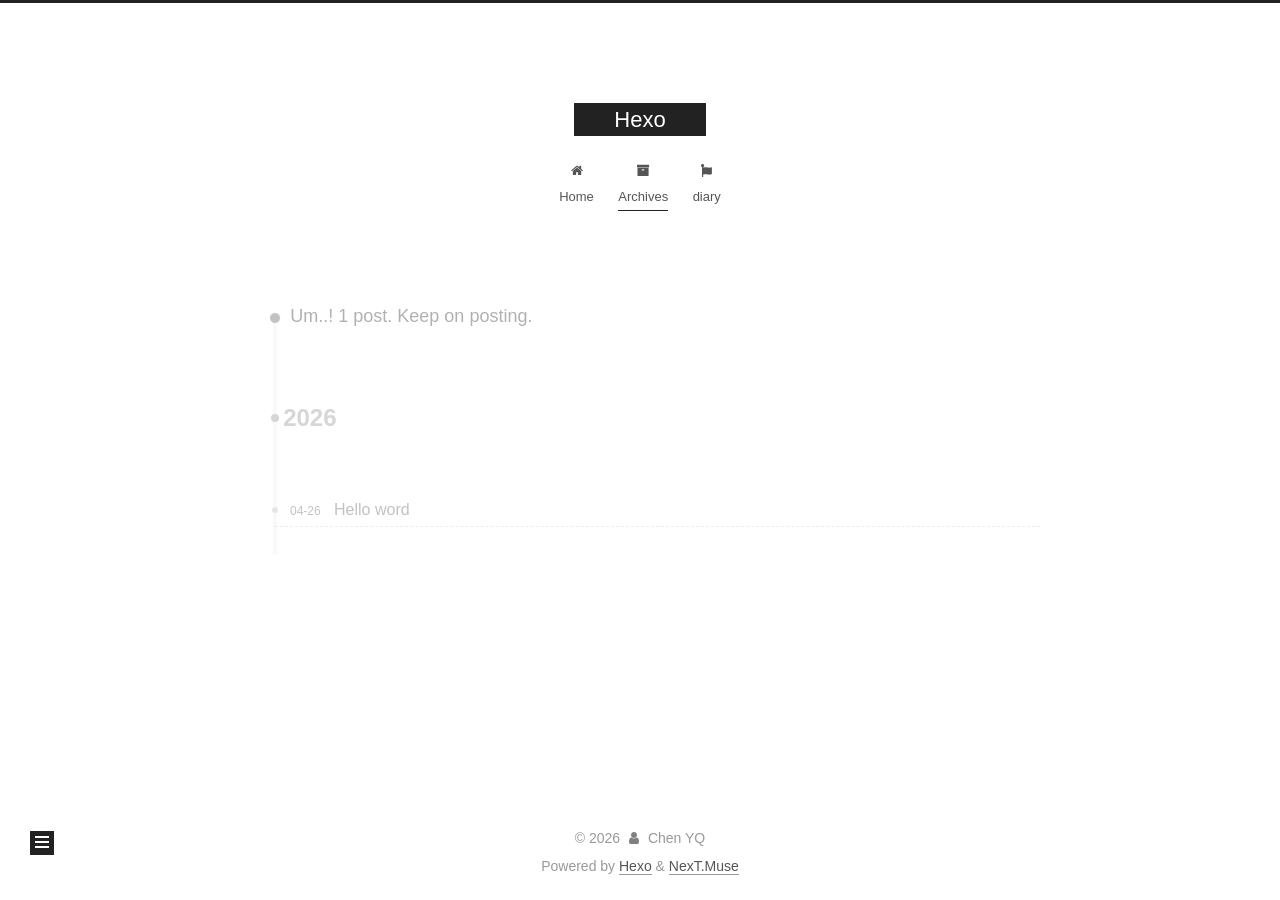
<file: archives/2026/index.html>
<!DOCTYPE html>
<html lang="en">
<head>
  <meta charset="UTF-8">
<meta name="viewport" content="width=device-width, initial-scale=1, maximum-scale=2">
<meta name="theme-color" content="#222">
<meta name="generator" content="Hexo 7.3.0">
  <link rel="apple-touch-icon" sizes="180x180" href="/images/apple-touch-icon-next.png">
  <link rel="icon" type="image/png" sizes="32x32" href="/images/favicon-32x32-next.png">
  <link rel="icon" type="image/png" sizes="16x16" href="/images/favicon-16x16-next.png">
  <link rel="mask-icon" href="/images/logo.svg" color="#222">

<link rel="stylesheet" href="/css/main.css">


<link rel="stylesheet" href="/lib/font-awesome/css/font-awesome.min.css">

<script id="hexo-configurations">
    var NexT = window.NexT || {};
    var CONFIG = {"hostname":"example.com","root":"/","scheme":"Muse","version":"7.8.0","exturl":false,"sidebar":{"position":"left","display":"post","padding":18,"offset":12,"onmobile":false},"copycode":{"enable":false,"show_result":false,"style":null},"back2top":{"enable":true,"sidebar":false,"scrollpercent":false},"bookmark":{"enable":false,"color":"#222","save":"auto"},"fancybox":false,"mediumzoom":false,"lazyload":false,"pangu":false,"comments":{"style":"tabs","active":null,"storage":true,"lazyload":false,"nav":null},"algolia":{"hits":{"per_page":10},"labels":{"input_placeholder":"Search for Posts","hits_empty":"We didn't find any results for the search: ${query}","hits_stats":"${hits} results found in ${time} ms"}},"localsearch":{"enable":false,"trigger":"auto","top_n_per_article":1,"unescape":false,"preload":false},"motion":{"enable":true,"async":false,"transition":{"post_block":"fadeIn","post_header":"slideDownIn","post_body":"slideDownIn","coll_header":"slideLeftIn","sidebar":"slideUpIn"}}};
  </script>

  <meta property="og:type" content="website">
<meta property="og:title" content="Hexo">
<meta property="og:url" content="http://example.com/archives/2026/index.html">
<meta property="og:site_name" content="Hexo">
<meta property="og:locale" content="en_US">
<meta property="article:author" content="Chen YQ">
<meta name="twitter:card" content="summary">

<link rel="canonical" href="http://example.com/archives/2026/">


<script id="page-configurations">
  // https://hexo.io/docs/variables.html
  CONFIG.page = {
    sidebar: "",
    isHome : false,
    isPost : false,
    lang   : 'en'
  };
</script>

  <title>Archive | Hexo</title>
  






  <noscript>
  <style>
  .use-motion .brand,
  .use-motion .menu-item,
  .sidebar-inner,
  .use-motion .post-block,
  .use-motion .pagination,
  .use-motion .comments,
  .use-motion .post-header,
  .use-motion .post-body,
  .use-motion .collection-header { opacity: initial; }

  .use-motion .site-title,
  .use-motion .site-subtitle {
    opacity: initial;
    top: initial;
  }

  .use-motion .logo-line-before i { left: initial; }
  .use-motion .logo-line-after i { right: initial; }
  </style>
</noscript>

</head>

<body itemscope itemtype="http://schema.org/WebPage">
  <div class="container use-motion">
    <div class="headband"></div>

    <header class="header" itemscope itemtype="http://schema.org/WPHeader">
      <div class="header-inner"><div class="site-brand-container">
  <div class="site-nav-toggle">
    <div class="toggle" aria-label="Toggle navigation bar">
      <span class="toggle-line toggle-line-first"></span>
      <span class="toggle-line toggle-line-middle"></span>
      <span class="toggle-line toggle-line-last"></span>
    </div>
  </div>

  <div class="site-meta">

    <a href="/" class="brand" rel="start">
      <span class="logo-line-before"><i></i></span>
      <h1 class="site-title">Hexo</h1>
      <span class="logo-line-after"><i></i></span>
    </a>
  </div>

  <div class="site-nav-right">
    <div class="toggle popup-trigger">
    </div>
  </div>
</div>




<nav class="site-nav">
  <ul id="menu" class="menu">
        <li class="menu-item menu-item-home">

    <a href="/" rel="section"><i class="fa fa-fw fa-home"></i>Home</a>

  </li>
        <li class="menu-item menu-item-archives">

    <a href="/archives/" rel="section"><i class="fa fa-fw fa-archive"></i>Archives</a>

  </li>
        <li class="menu-item menu-item-diary">

    <a href="/diary/" rel="section"><i class="fa fa-fw fa-fa fa-book"></i>diary</a>

  </li>
  </ul>
</nav>




</div>
    </header>

    
  <div class="back-to-top">
    <i class="fa fa-arrow-up"></i>
    <span>0%</span>
  </div>


    <main class="main">
      <div class="main-inner">
        <div class="content-wrap">
          

          <div class="content archive">
            

  
  
  
  <div class="post-block">
    <div class="posts-collapse">
      <div class="collection-title">
        <span class="collection-header">Um..! 1 post. Keep on posting.</span>
      </div>

      
    <div class="collection-year">
      <span class="collection-header">2026</span>
    </div>

  <article itemscope itemtype="http://schema.org/Article">
    <header class="post-header">

      <div class="post-meta">
        <time itemprop="dateCreated"
              datetime="2026-04-26T20:00:00+08:00"
              content="2026-04-26">
          04-26
        </time>
      </div>

      <div class="post-title">
          <a class="post-title-link" href="/2026/04/26/Hello%20word!/" itemprop="url">
            <span itemprop="name">Hello word</span>
          </a>
      </div>

    </header>
  </article>


    </div>
  </div>
  
  
  

  



          </div>
          

<script>
  window.addEventListener('tabs:register', () => {
    let { activeClass } = CONFIG.comments;
    if (CONFIG.comments.storage) {
      activeClass = localStorage.getItem('comments_active') || activeClass;
    }
    if (activeClass) {
      let activeTab = document.querySelector(`a[href="#comment-${activeClass}"]`);
      if (activeTab) {
        activeTab.click();
      }
    }
  });
  if (CONFIG.comments.storage) {
    window.addEventListener('tabs:click', event => {
      if (!event.target.matches('.tabs-comment .tab-content .tab-pane')) return;
      let commentClass = event.target.classList[1];
      localStorage.setItem('comments_active', commentClass);
    });
  }
</script>

        </div>
          
  
  <div class="toggle sidebar-toggle">
    <span class="toggle-line toggle-line-first"></span>
    <span class="toggle-line toggle-line-middle"></span>
    <span class="toggle-line toggle-line-last"></span>
  </div>

  <aside class="sidebar">
    <div class="sidebar-inner">

      <ul class="sidebar-nav motion-element">
        <li class="sidebar-nav-toc">
          Table of Contents
        </li>
        <li class="sidebar-nav-overview">
          Overview
        </li>
      </ul>

      <!--noindex-->
      <div class="post-toc-wrap sidebar-panel">
      </div>
      <!--/noindex-->

      <div class="site-overview-wrap sidebar-panel">
        <div class="site-author motion-element" itemprop="author" itemscope itemtype="http://schema.org/Person">
  <p class="site-author-name" itemprop="name">Chen YQ</p>
  <div class="site-description" itemprop="description"></div>
</div>
<div class="site-state-wrap motion-element">
  <nav class="site-state">
      <div class="site-state-item site-state-posts">
          <a href="/archives/">
        
          <span class="site-state-item-count">1</span>
          <span class="site-state-item-name">posts</span>
        </a>
      </div>
  </nav>
</div>



      </div>

    </div>
  </aside>
  <div id="sidebar-dimmer"></div>


      </div>
    </main>

    <footer class="footer">
      <div class="footer-inner">
        

        

<div class="copyright">
  
  &copy; 
  <span itemprop="copyrightYear">2026</span>
  <span class="with-love">
    <i class="fa fa-user"></i>
  </span>
  <span class="author" itemprop="copyrightHolder">Chen YQ</span>
</div>
  <div class="powered-by">Powered by <a href="https://hexo.io/" class="theme-link" rel="noopener" target="_blank">Hexo</a> & <a href="https://muse.theme-next.org/" class="theme-link" rel="noopener" target="_blank">NexT.Muse</a>
  </div>

        








      </div>
    </footer>
  </div>

  
  <script src="/lib/anime.min.js"></script>
  <script src="/lib/velocity/velocity.min.js"></script>
  <script src="/lib/velocity/velocity.ui.min.js"></script>

<script src="/js/utils.js"></script>

<script src="/js/motion.js"></script>


<script src="/js/schemes/muse.js"></script>


<script src="/js/next-boot.js"></script>




  















  

  

</body>
</html>
</file>
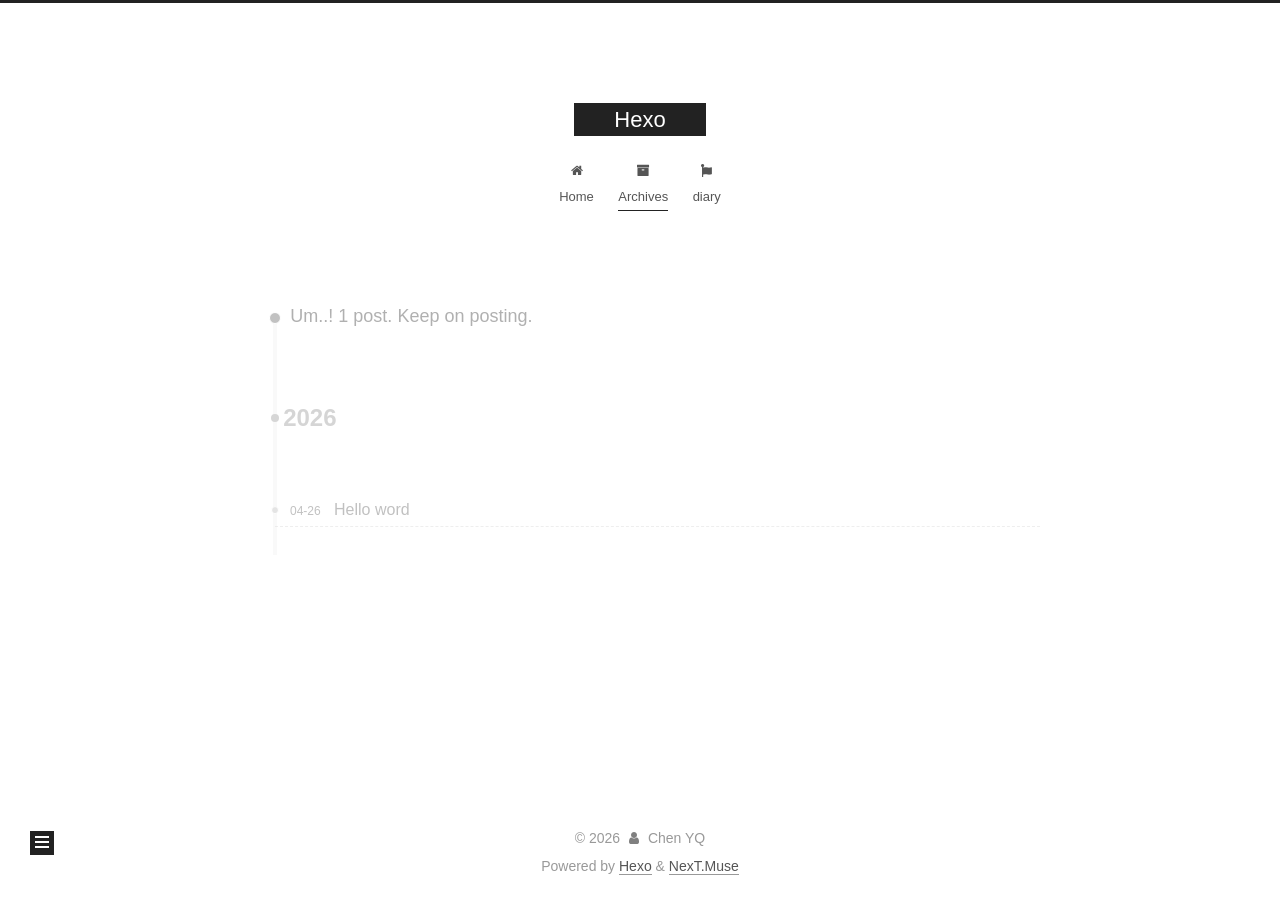
<file: archives/2026/04/index.html>
<!DOCTYPE html>
<html lang="en">
<head>
  <meta charset="UTF-8">
<meta name="viewport" content="width=device-width, initial-scale=1, maximum-scale=2">
<meta name="theme-color" content="#222">
<meta name="generator" content="Hexo 7.3.0">
  <link rel="apple-touch-icon" sizes="180x180" href="/images/apple-touch-icon-next.png">
  <link rel="icon" type="image/png" sizes="32x32" href="/images/favicon-32x32-next.png">
  <link rel="icon" type="image/png" sizes="16x16" href="/images/favicon-16x16-next.png">
  <link rel="mask-icon" href="/images/logo.svg" color="#222">

<link rel="stylesheet" href="/css/main.css">


<link rel="stylesheet" href="/lib/font-awesome/css/font-awesome.min.css">

<script id="hexo-configurations">
    var NexT = window.NexT || {};
    var CONFIG = {"hostname":"example.com","root":"/","scheme":"Muse","version":"7.8.0","exturl":false,"sidebar":{"position":"left","display":"post","padding":18,"offset":12,"onmobile":false},"copycode":{"enable":false,"show_result":false,"style":null},"back2top":{"enable":true,"sidebar":false,"scrollpercent":false},"bookmark":{"enable":false,"color":"#222","save":"auto"},"fancybox":false,"mediumzoom":false,"lazyload":false,"pangu":false,"comments":{"style":"tabs","active":null,"storage":true,"lazyload":false,"nav":null},"algolia":{"hits":{"per_page":10},"labels":{"input_placeholder":"Search for Posts","hits_empty":"We didn't find any results for the search: ${query}","hits_stats":"${hits} results found in ${time} ms"}},"localsearch":{"enable":false,"trigger":"auto","top_n_per_article":1,"unescape":false,"preload":false},"motion":{"enable":true,"async":false,"transition":{"post_block":"fadeIn","post_header":"slideDownIn","post_body":"slideDownIn","coll_header":"slideLeftIn","sidebar":"slideUpIn"}}};
  </script>

  <meta property="og:type" content="website">
<meta property="og:title" content="Hexo">
<meta property="og:url" content="http://example.com/archives/2026/04/index.html">
<meta property="og:site_name" content="Hexo">
<meta property="og:locale" content="en_US">
<meta property="article:author" content="Chen YQ">
<meta name="twitter:card" content="summary">

<link rel="canonical" href="http://example.com/archives/2026/04/">


<script id="page-configurations">
  // https://hexo.io/docs/variables.html
  CONFIG.page = {
    sidebar: "",
    isHome : false,
    isPost : false,
    lang   : 'en'
  };
</script>

  <title>Archive | Hexo</title>
  






  <noscript>
  <style>
  .use-motion .brand,
  .use-motion .menu-item,
  .sidebar-inner,
  .use-motion .post-block,
  .use-motion .pagination,
  .use-motion .comments,
  .use-motion .post-header,
  .use-motion .post-body,
  .use-motion .collection-header { opacity: initial; }

  .use-motion .site-title,
  .use-motion .site-subtitle {
    opacity: initial;
    top: initial;
  }

  .use-motion .logo-line-before i { left: initial; }
  .use-motion .logo-line-after i { right: initial; }
  </style>
</noscript>

</head>

<body itemscope itemtype="http://schema.org/WebPage">
  <div class="container use-motion">
    <div class="headband"></div>

    <header class="header" itemscope itemtype="http://schema.org/WPHeader">
      <div class="header-inner"><div class="site-brand-container">
  <div class="site-nav-toggle">
    <div class="toggle" aria-label="Toggle navigation bar">
      <span class="toggle-line toggle-line-first"></span>
      <span class="toggle-line toggle-line-middle"></span>
      <span class="toggle-line toggle-line-last"></span>
    </div>
  </div>

  <div class="site-meta">

    <a href="/" class="brand" rel="start">
      <span class="logo-line-before"><i></i></span>
      <h1 class="site-title">Hexo</h1>
      <span class="logo-line-after"><i></i></span>
    </a>
  </div>

  <div class="site-nav-right">
    <div class="toggle popup-trigger">
    </div>
  </div>
</div>




<nav class="site-nav">
  <ul id="menu" class="menu">
        <li class="menu-item menu-item-home">

    <a href="/" rel="section"><i class="fa fa-fw fa-home"></i>Home</a>

  </li>
        <li class="menu-item menu-item-archives">

    <a href="/archives/" rel="section"><i class="fa fa-fw fa-archive"></i>Archives</a>

  </li>
        <li class="menu-item menu-item-diary">

    <a href="/diary/" rel="section"><i class="fa fa-fw fa-fa fa-book"></i>diary</a>

  </li>
  </ul>
</nav>




</div>
    </header>

    
  <div class="back-to-top">
    <i class="fa fa-arrow-up"></i>
    <span>0%</span>
  </div>


    <main class="main">
      <div class="main-inner">
        <div class="content-wrap">
          

          <div class="content archive">
            

  
  
  
  <div class="post-block">
    <div class="posts-collapse">
      <div class="collection-title">
        <span class="collection-header">Um..! 1 post. Keep on posting.</span>
      </div>

      
    <div class="collection-year">
      <span class="collection-header">2026</span>
    </div>

  <article itemscope itemtype="http://schema.org/Article">
    <header class="post-header">

      <div class="post-meta">
        <time itemprop="dateCreated"
              datetime="2026-04-26T20:00:00+08:00"
              content="2026-04-26">
          04-26
        </time>
      </div>

      <div class="post-title">
          <a class="post-title-link" href="/2026/04/26/Hello%20word!/" itemprop="url">
            <span itemprop="name">Hello word</span>
          </a>
      </div>

    </header>
  </article>


    </div>
  </div>
  
  
  

  



          </div>
          

<script>
  window.addEventListener('tabs:register', () => {
    let { activeClass } = CONFIG.comments;
    if (CONFIG.comments.storage) {
      activeClass = localStorage.getItem('comments_active') || activeClass;
    }
    if (activeClass) {
      let activeTab = document.querySelector(`a[href="#comment-${activeClass}"]`);
      if (activeTab) {
        activeTab.click();
      }
    }
  });
  if (CONFIG.comments.storage) {
    window.addEventListener('tabs:click', event => {
      if (!event.target.matches('.tabs-comment .tab-content .tab-pane')) return;
      let commentClass = event.target.classList[1];
      localStorage.setItem('comments_active', commentClass);
    });
  }
</script>

        </div>
          
  
  <div class="toggle sidebar-toggle">
    <span class="toggle-line toggle-line-first"></span>
    <span class="toggle-line toggle-line-middle"></span>
    <span class="toggle-line toggle-line-last"></span>
  </div>

  <aside class="sidebar">
    <div class="sidebar-inner">

      <ul class="sidebar-nav motion-element">
        <li class="sidebar-nav-toc">
          Table of Contents
        </li>
        <li class="sidebar-nav-overview">
          Overview
        </li>
      </ul>

      <!--noindex-->
      <div class="post-toc-wrap sidebar-panel">
      </div>
      <!--/noindex-->

      <div class="site-overview-wrap sidebar-panel">
        <div class="site-author motion-element" itemprop="author" itemscope itemtype="http://schema.org/Person">
  <p class="site-author-name" itemprop="name">Chen YQ</p>
  <div class="site-description" itemprop="description"></div>
</div>
<div class="site-state-wrap motion-element">
  <nav class="site-state">
      <div class="site-state-item site-state-posts">
          <a href="/archives/">
        
          <span class="site-state-item-count">1</span>
          <span class="site-state-item-name">posts</span>
        </a>
      </div>
  </nav>
</div>



      </div>

    </div>
  </aside>
  <div id="sidebar-dimmer"></div>


      </div>
    </main>

    <footer class="footer">
      <div class="footer-inner">
        

        

<div class="copyright">
  
  &copy; 
  <span itemprop="copyrightYear">2026</span>
  <span class="with-love">
    <i class="fa fa-user"></i>
  </span>
  <span class="author" itemprop="copyrightHolder">Chen YQ</span>
</div>
  <div class="powered-by">Powered by <a href="https://hexo.io/" class="theme-link" rel="noopener" target="_blank">Hexo</a> & <a href="https://muse.theme-next.org/" class="theme-link" rel="noopener" target="_blank">NexT.Muse</a>
  </div>

        








      </div>
    </footer>
  </div>

  
  <script src="/lib/anime.min.js"></script>
  <script src="/lib/velocity/velocity.min.js"></script>
  <script src="/lib/velocity/velocity.ui.min.js"></script>

<script src="/js/utils.js"></script>

<script src="/js/motion.js"></script>


<script src="/js/schemes/muse.js"></script>


<script src="/js/next-boot.js"></script>




  















  

  

</body>
</html>
</file>
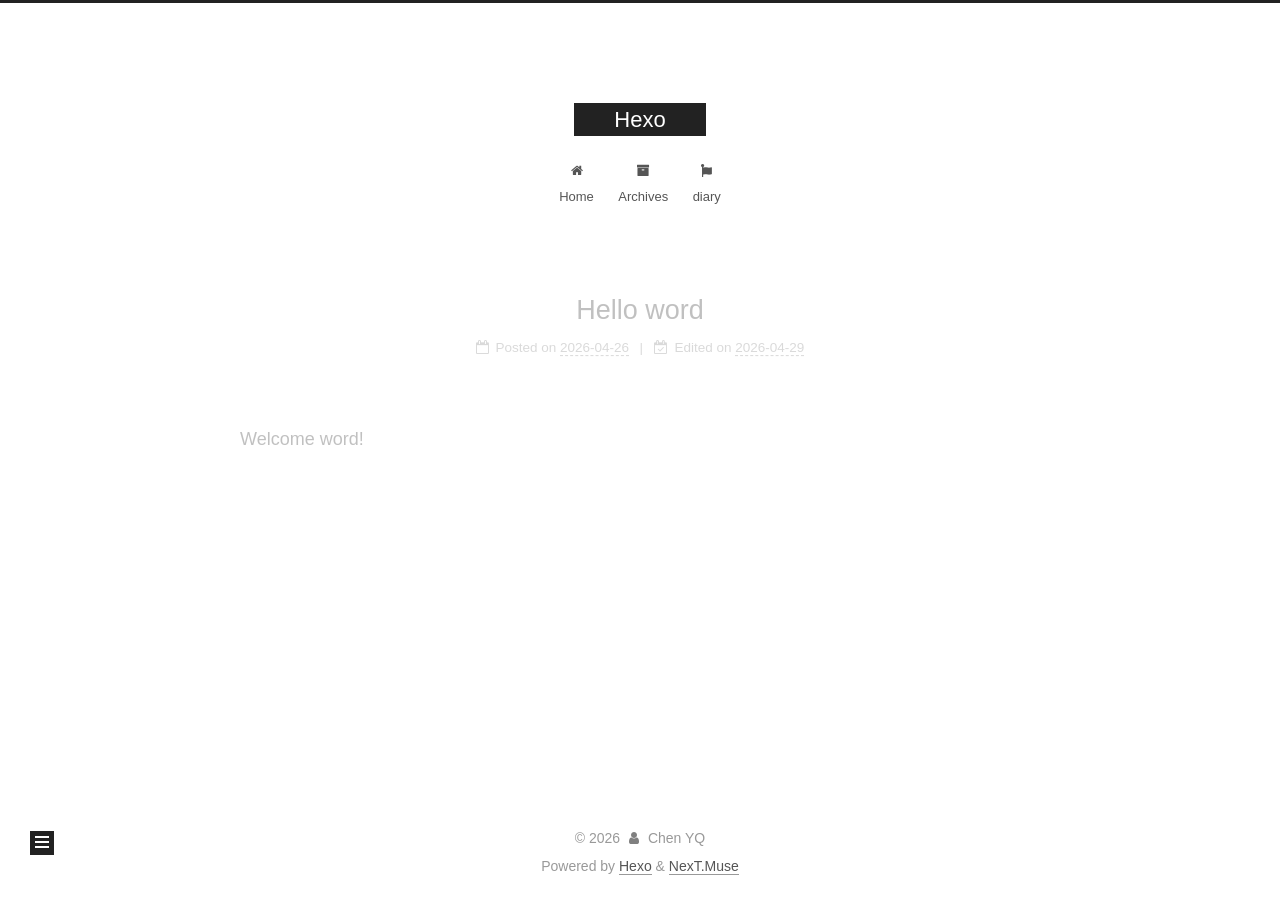
<file: 2026/04/26/Hello word!/index.html>
<!DOCTYPE html>
<html lang="en">
<head>
  <meta charset="UTF-8">
<meta name="viewport" content="width=device-width, initial-scale=1, maximum-scale=2">
<meta name="theme-color" content="#222">
<meta name="generator" content="Hexo 7.3.0">
  <link rel="apple-touch-icon" sizes="180x180" href="/images/apple-touch-icon-next.png">
  <link rel="icon" type="image/png" sizes="32x32" href="/images/favicon-32x32-next.png">
  <link rel="icon" type="image/png" sizes="16x16" href="/images/favicon-16x16-next.png">
  <link rel="mask-icon" href="/images/logo.svg" color="#222">

<link rel="stylesheet" href="/css/main.css">


<link rel="stylesheet" href="/lib/font-awesome/css/font-awesome.min.css">

<script id="hexo-configurations">
    var NexT = window.NexT || {};
    var CONFIG = {"hostname":"example.com","root":"/","scheme":"Muse","version":"7.8.0","exturl":false,"sidebar":{"position":"left","display":"post","padding":18,"offset":12,"onmobile":false},"copycode":{"enable":false,"show_result":false,"style":null},"back2top":{"enable":true,"sidebar":false,"scrollpercent":false},"bookmark":{"enable":false,"color":"#222","save":"auto"},"fancybox":false,"mediumzoom":false,"lazyload":false,"pangu":false,"comments":{"style":"tabs","active":null,"storage":true,"lazyload":false,"nav":null},"algolia":{"hits":{"per_page":10},"labels":{"input_placeholder":"Search for Posts","hits_empty":"We didn't find any results for the search: ${query}","hits_stats":"${hits} results found in ${time} ms"}},"localsearch":{"enable":false,"trigger":"auto","top_n_per_article":1,"unescape":false,"preload":false},"motion":{"enable":true,"async":false,"transition":{"post_block":"fadeIn","post_header":"slideDownIn","post_body":"slideDownIn","coll_header":"slideLeftIn","sidebar":"slideUpIn"}}};
  </script>

  <meta name="description" content="Welcome word!">
<meta property="og:type" content="article">
<meta property="og:title" content="Hello word">
<meta property="og:url" content="http://example.com/2026/04/26/Hello%20word!/index.html">
<meta property="og:site_name" content="Hexo">
<meta property="og:description" content="Welcome word!">
<meta property="og:locale" content="en_US">
<meta property="article:published_time" content="2026-04-26T12:00:00.000Z">
<meta property="article:modified_time" content="2026-04-29T02:56:32.735Z">
<meta property="article:author" content="Chen YQ">
<meta name="twitter:card" content="summary">

<link rel="canonical" href="http://example.com/2026/04/26/Hello%20word!/">


<script id="page-configurations">
  // https://hexo.io/docs/variables.html
  CONFIG.page = {
    sidebar: "",
    isHome : false,
    isPost : true,
    lang   : 'en'
  };
</script>

  <title>Hello word | Hexo</title>
  






  <noscript>
  <style>
  .use-motion .brand,
  .use-motion .menu-item,
  .sidebar-inner,
  .use-motion .post-block,
  .use-motion .pagination,
  .use-motion .comments,
  .use-motion .post-header,
  .use-motion .post-body,
  .use-motion .collection-header { opacity: initial; }

  .use-motion .site-title,
  .use-motion .site-subtitle {
    opacity: initial;
    top: initial;
  }

  .use-motion .logo-line-before i { left: initial; }
  .use-motion .logo-line-after i { right: initial; }
  </style>
</noscript>

</head>

<body itemscope itemtype="http://schema.org/WebPage">
  <div class="container use-motion">
    <div class="headband"></div>

    <header class="header" itemscope itemtype="http://schema.org/WPHeader">
      <div class="header-inner"><div class="site-brand-container">
  <div class="site-nav-toggle">
    <div class="toggle" aria-label="Toggle navigation bar">
      <span class="toggle-line toggle-line-first"></span>
      <span class="toggle-line toggle-line-middle"></span>
      <span class="toggle-line toggle-line-last"></span>
    </div>
  </div>

  <div class="site-meta">

    <a href="/" class="brand" rel="start">
      <span class="logo-line-before"><i></i></span>
      <h1 class="site-title">Hexo</h1>
      <span class="logo-line-after"><i></i></span>
    </a>
  </div>

  <div class="site-nav-right">
    <div class="toggle popup-trigger">
    </div>
  </div>
</div>




<nav class="site-nav">
  <ul id="menu" class="menu">
        <li class="menu-item menu-item-home">

    <a href="/" rel="section"><i class="fa fa-fw fa-home"></i>Home</a>

  </li>
        <li class="menu-item menu-item-archives">

    <a href="/archives/" rel="section"><i class="fa fa-fw fa-archive"></i>Archives</a>

  </li>
        <li class="menu-item menu-item-diary">

    <a href="/diary/" rel="section"><i class="fa fa-fw fa-fa fa-book"></i>diary</a>

  </li>
  </ul>
</nav>




</div>
    </header>

    
  <div class="back-to-top">
    <i class="fa fa-arrow-up"></i>
    <span>0%</span>
  </div>


    <main class="main">
      <div class="main-inner">
        <div class="content-wrap">
          

          <div class="content post posts-expand">
            

    
  
  
  <article itemscope itemtype="http://schema.org/Article" class="post-block" lang="en">
    <link itemprop="mainEntityOfPage" href="http://example.com/2026/04/26/Hello%20word!/">

    <span hidden itemprop="author" itemscope itemtype="http://schema.org/Person">
      <meta itemprop="image" content="/images/avatar.gif">
      <meta itemprop="name" content="Chen YQ">
      <meta itemprop="description" content="">
    </span>

    <span hidden itemprop="publisher" itemscope itemtype="http://schema.org/Organization">
      <meta itemprop="name" content="Hexo">
    </span>
      <header class="post-header">
        <h1 class="post-title" itemprop="name headline">
          Hello word
        </h1>

        <div class="post-meta">
            <span class="post-meta-item">
              <span class="post-meta-item-icon">
                <i class="fa fa-calendar-o"></i>
              </span>
              <span class="post-meta-item-text">Posted on</span>

              <time title="Created: 2026-04-26 20:00:00" itemprop="dateCreated datePublished" datetime="2026-04-26T20:00:00+08:00">2026-04-26</time>
            </span>
              <span class="post-meta-item">
                <span class="post-meta-item-icon">
                  <i class="fa fa-calendar-check-o"></i>
                </span>
                <span class="post-meta-item-text">Edited on</span>
                <time title="Modified: 2026-04-29 10:56:32" itemprop="dateModified" datetime="2026-04-29T10:56:32+08:00">2026-04-29</time>
              </span>

          

        </div>
      </header>

    
    
    
    <div class="post-body" itemprop="articleBody">

      
        <p>Welcome word!</p>

    </div>

    
    
    

      <footer class="post-footer">

        


        
      </footer>
    
  </article>
  
  
  



          </div>
          

<script>
  window.addEventListener('tabs:register', () => {
    let { activeClass } = CONFIG.comments;
    if (CONFIG.comments.storage) {
      activeClass = localStorage.getItem('comments_active') || activeClass;
    }
    if (activeClass) {
      let activeTab = document.querySelector(`a[href="#comment-${activeClass}"]`);
      if (activeTab) {
        activeTab.click();
      }
    }
  });
  if (CONFIG.comments.storage) {
    window.addEventListener('tabs:click', event => {
      if (!event.target.matches('.tabs-comment .tab-content .tab-pane')) return;
      let commentClass = event.target.classList[1];
      localStorage.setItem('comments_active', commentClass);
    });
  }
</script>

        </div>
          
  
  <div class="toggle sidebar-toggle">
    <span class="toggle-line toggle-line-first"></span>
    <span class="toggle-line toggle-line-middle"></span>
    <span class="toggle-line toggle-line-last"></span>
  </div>

  <aside class="sidebar">
    <div class="sidebar-inner">

      <ul class="sidebar-nav motion-element">
        <li class="sidebar-nav-toc">
          Table of Contents
        </li>
        <li class="sidebar-nav-overview">
          Overview
        </li>
      </ul>

      <!--noindex-->
      <div class="post-toc-wrap sidebar-panel">
      </div>
      <!--/noindex-->

      <div class="site-overview-wrap sidebar-panel">
        <div class="site-author motion-element" itemprop="author" itemscope itemtype="http://schema.org/Person">
  <p class="site-author-name" itemprop="name">Chen YQ</p>
  <div class="site-description" itemprop="description"></div>
</div>
<div class="site-state-wrap motion-element">
  <nav class="site-state">
      <div class="site-state-item site-state-posts">
          <a href="/archives/">
        
          <span class="site-state-item-count">1</span>
          <span class="site-state-item-name">posts</span>
        </a>
      </div>
  </nav>
</div>



      </div>

    </div>
  </aside>
  <div id="sidebar-dimmer"></div>


      </div>
    </main>

    <footer class="footer">
      <div class="footer-inner">
        

        

<div class="copyright">
  
  &copy; 
  <span itemprop="copyrightYear">2026</span>
  <span class="with-love">
    <i class="fa fa-user"></i>
  </span>
  <span class="author" itemprop="copyrightHolder">Chen YQ</span>
</div>
  <div class="powered-by">Powered by <a href="https://hexo.io/" class="theme-link" rel="noopener" target="_blank">Hexo</a> & <a href="https://muse.theme-next.org/" class="theme-link" rel="noopener" target="_blank">NexT.Muse</a>
  </div>

        








      </div>
    </footer>
  </div>

  
  <script src="/lib/anime.min.js"></script>
  <script src="/lib/velocity/velocity.min.js"></script>
  <script src="/lib/velocity/velocity.ui.min.js"></script>

<script src="/js/utils.js"></script>

<script src="/js/motion.js"></script>


<script src="/js/schemes/muse.js"></script>


<script src="/js/next-boot.js"></script>




  















  

  

</body>
</html>
</file>
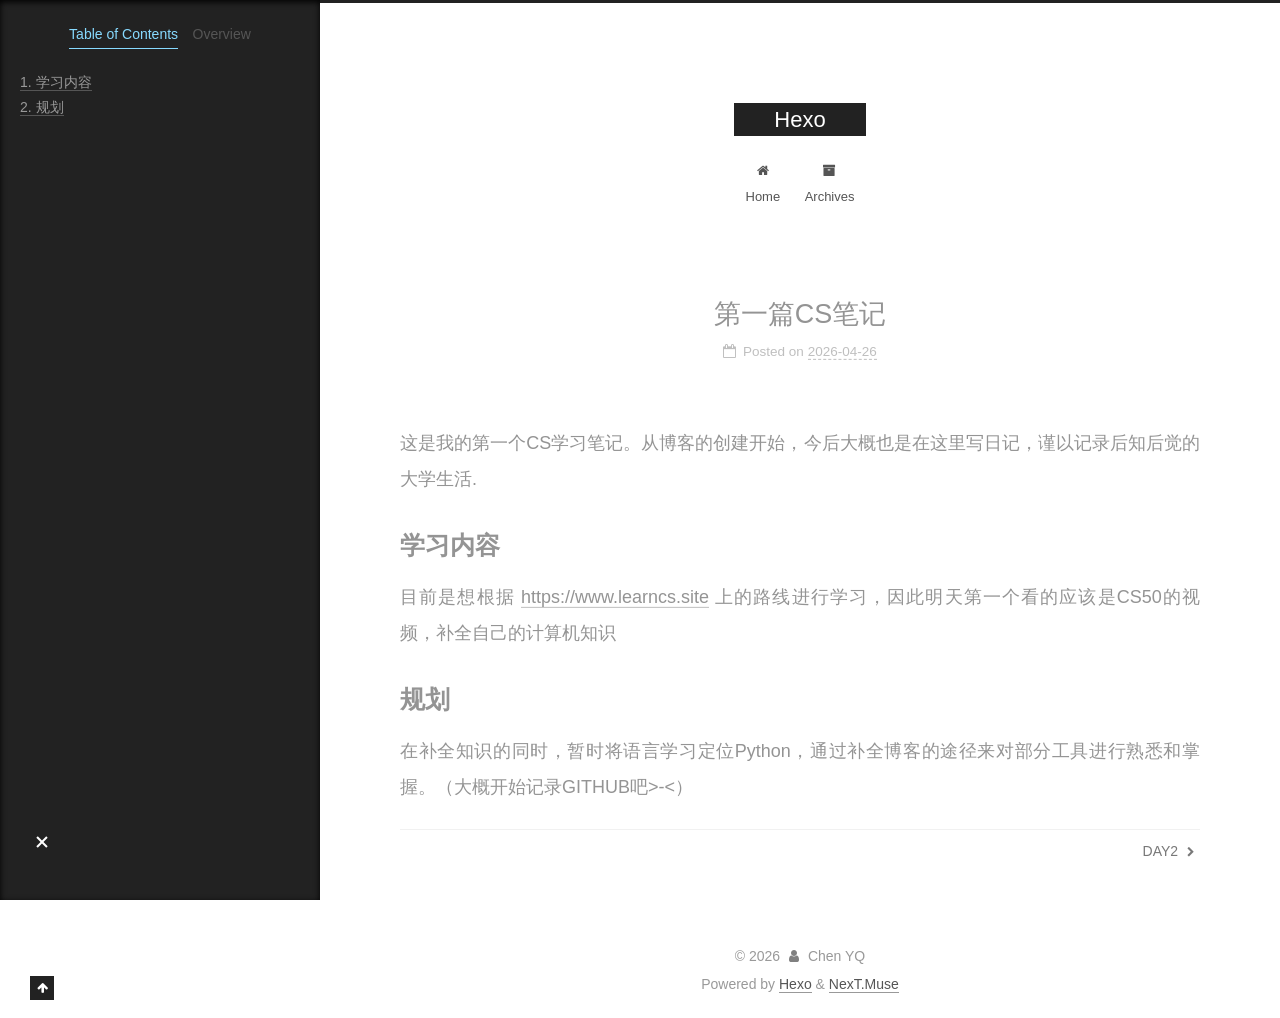
<file: 2026/04/26/第一篇CS笔记/index.html>
<!DOCTYPE html>
<html lang="en">
<head>
  <meta charset="UTF-8">
<meta name="viewport" content="width=device-width, initial-scale=1, maximum-scale=2">
<meta name="theme-color" content="#222">
<meta name="generator" content="Hexo 7.3.0">
  <link rel="apple-touch-icon" sizes="180x180" href="/images/apple-touch-icon-next.png">
  <link rel="icon" type="image/png" sizes="32x32" href="/images/favicon-32x32-next.png">
  <link rel="icon" type="image/png" sizes="16x16" href="/images/favicon-16x16-next.png">
  <link rel="mask-icon" href="/images/logo.svg" color="#222">

<link rel="stylesheet" href="/css/main.css">


<link rel="stylesheet" href="/lib/font-awesome/css/font-awesome.min.css">

<script id="hexo-configurations">
    var NexT = window.NexT || {};
    var CONFIG = {"hostname":"example.com","root":"/","scheme":"Muse","version":"7.8.0","exturl":false,"sidebar":{"position":"left","display":"post","padding":18,"offset":12,"onmobile":false},"copycode":{"enable":false,"show_result":false,"style":null},"back2top":{"enable":true,"sidebar":false,"scrollpercent":false},"bookmark":{"enable":false,"color":"#222","save":"auto"},"fancybox":false,"mediumzoom":false,"lazyload":false,"pangu":false,"comments":{"style":"tabs","active":null,"storage":true,"lazyload":false,"nav":null},"algolia":{"hits":{"per_page":10},"labels":{"input_placeholder":"Search for Posts","hits_empty":"We didn't find any results for the search: ${query}","hits_stats":"${hits} results found in ${time} ms"}},"localsearch":{"enable":false,"trigger":"auto","top_n_per_article":1,"unescape":false,"preload":false},"motion":{"enable":true,"async":false,"transition":{"post_block":"fadeIn","post_header":"slideDownIn","post_body":"slideDownIn","coll_header":"slideLeftIn","sidebar":"slideUpIn"}}};
  </script>

  <meta name="description" content="这是我的第一个CS学习笔记。从博客的创建开始，今后大概也是在这里写日记，谨以记录后知后觉的大学生活. 学习内容目前是想根据 https:&#x2F;&#x2F;www.learncs.site 上的路线进行学习，因此明天第一个看的应该是CS50的视频，补全自己的计算机知识 规划在补全知识的同时，暂时将语言学习定位Python，通过补全博客的途径来对部分工具进行熟悉和掌握。（大概开始记录GITHUB吧&gt;-&lt;">
<meta property="og:type" content="article">
<meta property="og:title" content="第一篇CS笔记">
<meta property="og:url" content="http://example.com/2026/04/26/%E7%AC%AC%E4%B8%80%E7%AF%87CS%E7%AC%94%E8%AE%B0/index.html">
<meta property="og:site_name" content="Hexo">
<meta property="og:description" content="这是我的第一个CS学习笔记。从博客的创建开始，今后大概也是在这里写日记，谨以记录后知后觉的大学生活. 学习内容目前是想根据 https:&#x2F;&#x2F;www.learncs.site 上的路线进行学习，因此明天第一个看的应该是CS50的视频，补全自己的计算机知识 规划在补全知识的同时，暂时将语言学习定位Python，通过补全博客的途径来对部分工具进行熟悉和掌握。（大概开始记录GITHUB吧&gt;-&lt;">
<meta property="og:locale" content="en_US">
<meta property="article:published_time" content="2026-04-26T15:39:37.000Z">
<meta property="article:modified_time" content="2026-04-26T15:48:32.738Z">
<meta property="article:author" content="Chen YQ">
<meta name="twitter:card" content="summary">

<link rel="canonical" href="http://example.com/2026/04/26/%E7%AC%AC%E4%B8%80%E7%AF%87CS%E7%AC%94%E8%AE%B0/">


<script id="page-configurations">
  // https://hexo.io/docs/variables.html
  CONFIG.page = {
    sidebar: "",
    isHome : false,
    isPost : true,
    lang   : 'en'
  };
</script>

  <title>第一篇CS笔记 | Hexo</title>
  






  <noscript>
  <style>
  .use-motion .brand,
  .use-motion .menu-item,
  .sidebar-inner,
  .use-motion .post-block,
  .use-motion .pagination,
  .use-motion .comments,
  .use-motion .post-header,
  .use-motion .post-body,
  .use-motion .collection-header { opacity: initial; }

  .use-motion .site-title,
  .use-motion .site-subtitle {
    opacity: initial;
    top: initial;
  }

  .use-motion .logo-line-before i { left: initial; }
  .use-motion .logo-line-after i { right: initial; }
  </style>
</noscript>

</head>

<body itemscope itemtype="http://schema.org/WebPage">
  <div class="container use-motion">
    <div class="headband"></div>

    <header class="header" itemscope itemtype="http://schema.org/WPHeader">
      <div class="header-inner"><div class="site-brand-container">
  <div class="site-nav-toggle">
    <div class="toggle" aria-label="Toggle navigation bar">
      <span class="toggle-line toggle-line-first"></span>
      <span class="toggle-line toggle-line-middle"></span>
      <span class="toggle-line toggle-line-last"></span>
    </div>
  </div>

  <div class="site-meta">

    <a href="/" class="brand" rel="start">
      <span class="logo-line-before"><i></i></span>
      <h1 class="site-title">Hexo</h1>
      <span class="logo-line-after"><i></i></span>
    </a>
  </div>

  <div class="site-nav-right">
    <div class="toggle popup-trigger">
    </div>
  </div>
</div>




<nav class="site-nav">
  <ul id="menu" class="menu">
        <li class="menu-item menu-item-home">

    <a href="/" rel="section"><i class="fa fa-fw fa-home"></i>Home</a>

  </li>
        <li class="menu-item menu-item-archives">

    <a href="/archives/" rel="section"><i class="fa fa-fw fa-archive"></i>Archives</a>

  </li>
  </ul>
</nav>




</div>
    </header>

    
  <div class="back-to-top">
    <i class="fa fa-arrow-up"></i>
    <span>0%</span>
  </div>


    <main class="main">
      <div class="main-inner">
        <div class="content-wrap">
          

          <div class="content post posts-expand">
            

    
  
  
  <article itemscope itemtype="http://schema.org/Article" class="post-block" lang="en">
    <link itemprop="mainEntityOfPage" href="http://example.com/2026/04/26/%E7%AC%AC%E4%B8%80%E7%AF%87CS%E7%AC%94%E8%AE%B0/">

    <span hidden itemprop="author" itemscope itemtype="http://schema.org/Person">
      <meta itemprop="image" content="/images/avatar.gif">
      <meta itemprop="name" content="Chen YQ">
      <meta itemprop="description" content="">
    </span>

    <span hidden itemprop="publisher" itemscope itemtype="http://schema.org/Organization">
      <meta itemprop="name" content="Hexo">
    </span>
      <header class="post-header">
        <h1 class="post-title" itemprop="name headline">
          第一篇CS笔记
        </h1>

        <div class="post-meta">
            <span class="post-meta-item">
              <span class="post-meta-item-icon">
                <i class="fa fa-calendar-o"></i>
              </span>
              <span class="post-meta-item-text">Posted on</span>
              

              <time title="Created: 2026-04-26 23:39:37 / Modified: 23:48:32" itemprop="dateCreated datePublished" datetime="2026-04-26T23:39:37+08:00">2026-04-26</time>
            </span>

          

        </div>
      </header>

    
    
    
    <div class="post-body" itemprop="articleBody">

      
        <p>这是我的第一个CS学习笔记。从博客的创建开始，今后大概也是在这里写日记，谨以记录后知后觉的大学生活.</p>
<h2 id="学习内容"><a href="#学习内容" class="headerlink" title="学习内容"></a>学习内容</h2><p>目前是想根据 <a target="_blank" rel="noopener" href="https://www.learncs.site/">https://www.learncs.site</a> 上的路线进行学习，因此明天第一个看的应该是CS50的视频，补全自己的计算机知识</p>
<h2 id="规划"><a href="#规划" class="headerlink" title="规划"></a>规划</h2><p>在补全知识的同时，暂时将语言学习定位Python，通过补全博客的途径来对部分工具进行熟悉和掌握。（大概开始记录GITHUB吧&gt;-&lt;）</p>

    </div>

    
    
    

      <footer class="post-footer">

        


        
    <div class="post-nav">
      <div class="post-nav-item"></div>
      <div class="post-nav-item">
    <a href="/2026/04/27/DAY2/" rel="next" title="DAY2">
      DAY2 <i class="fa fa-chevron-right"></i>
    </a></div>
    </div>
      </footer>
    
  </article>
  
  
  



          </div>
          

<script>
  window.addEventListener('tabs:register', () => {
    let { activeClass } = CONFIG.comments;
    if (CONFIG.comments.storage) {
      activeClass = localStorage.getItem('comments_active') || activeClass;
    }
    if (activeClass) {
      let activeTab = document.querySelector(`a[href="#comment-${activeClass}"]`);
      if (activeTab) {
        activeTab.click();
      }
    }
  });
  if (CONFIG.comments.storage) {
    window.addEventListener('tabs:click', event => {
      if (!event.target.matches('.tabs-comment .tab-content .tab-pane')) return;
      let commentClass = event.target.classList[1];
      localStorage.setItem('comments_active', commentClass);
    });
  }
</script>

        </div>
          
  
  <div class="toggle sidebar-toggle">
    <span class="toggle-line toggle-line-first"></span>
    <span class="toggle-line toggle-line-middle"></span>
    <span class="toggle-line toggle-line-last"></span>
  </div>

  <aside class="sidebar">
    <div class="sidebar-inner">

      <ul class="sidebar-nav motion-element">
        <li class="sidebar-nav-toc">
          Table of Contents
        </li>
        <li class="sidebar-nav-overview">
          Overview
        </li>
      </ul>

      <!--noindex-->
      <div class="post-toc-wrap sidebar-panel">
          <div class="post-toc motion-element"><ol class="nav"><li class="nav-item nav-level-2"><a class="nav-link" href="#%E5%AD%A6%E4%B9%A0%E5%86%85%E5%AE%B9"><span class="nav-number">1.</span> <span class="nav-text">学习内容</span></a></li><li class="nav-item nav-level-2"><a class="nav-link" href="#%E8%A7%84%E5%88%92"><span class="nav-number">2.</span> <span class="nav-text">规划</span></a></li></ol></div>
      </div>
      <!--/noindex-->

      <div class="site-overview-wrap sidebar-panel">
        <div class="site-author motion-element" itemprop="author" itemscope itemtype="http://schema.org/Person">
  <p class="site-author-name" itemprop="name">Chen YQ</p>
  <div class="site-description" itemprop="description"></div>
</div>
<div class="site-state-wrap motion-element">
  <nav class="site-state">
      <div class="site-state-item site-state-posts">
          <a href="/archives/">
        
          <span class="site-state-item-count">3</span>
          <span class="site-state-item-name">posts</span>
        </a>
      </div>
  </nav>
</div>



      </div>

    </div>
  </aside>
  <div id="sidebar-dimmer"></div>


      </div>
    </main>

    <footer class="footer">
      <div class="footer-inner">
        

        

<div class="copyright">
  
  &copy; 
  <span itemprop="copyrightYear">2026</span>
  <span class="with-love">
    <i class="fa fa-user"></i>
  </span>
  <span class="author" itemprop="copyrightHolder">Chen YQ</span>
</div>
  <div class="powered-by">Powered by <a href="https://hexo.io/" class="theme-link" rel="noopener" target="_blank">Hexo</a> & <a href="https://muse.theme-next.org/" class="theme-link" rel="noopener" target="_blank">NexT.Muse</a>
  </div>

        








      </div>
    </footer>
  </div>

  
  <script src="/lib/anime.min.js"></script>
  <script src="/lib/velocity/velocity.min.js"></script>
  <script src="/lib/velocity/velocity.ui.min.js"></script>

<script src="/js/utils.js"></script>

<script src="/js/motion.js"></script>


<script src="/js/schemes/muse.js"></script>


<script src="/js/next-boot.js"></script>




  















  

  

</body>
</html>
</file>
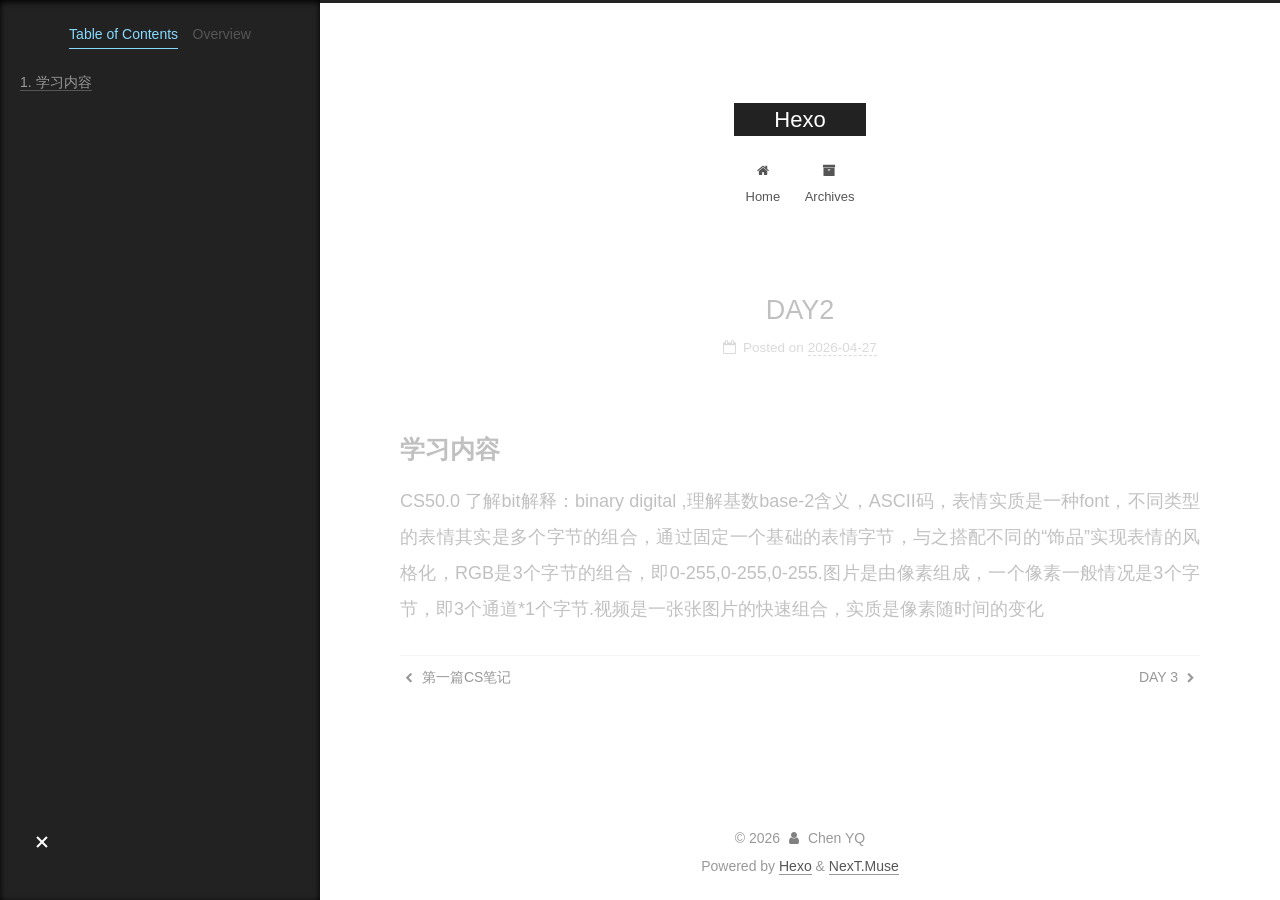
<file: 2026/04/27/DAY2/index.html>
<!DOCTYPE html>
<html lang="en">
<head>
  <meta charset="UTF-8">
<meta name="viewport" content="width=device-width, initial-scale=1, maximum-scale=2">
<meta name="theme-color" content="#222">
<meta name="generator" content="Hexo 7.3.0">
  <link rel="apple-touch-icon" sizes="180x180" href="/images/apple-touch-icon-next.png">
  <link rel="icon" type="image/png" sizes="32x32" href="/images/favicon-32x32-next.png">
  <link rel="icon" type="image/png" sizes="16x16" href="/images/favicon-16x16-next.png">
  <link rel="mask-icon" href="/images/logo.svg" color="#222">

<link rel="stylesheet" href="/css/main.css">


<link rel="stylesheet" href="/lib/font-awesome/css/font-awesome.min.css">

<script id="hexo-configurations">
    var NexT = window.NexT || {};
    var CONFIG = {"hostname":"example.com","root":"/","scheme":"Muse","version":"7.8.0","exturl":false,"sidebar":{"position":"left","display":"post","padding":18,"offset":12,"onmobile":false},"copycode":{"enable":false,"show_result":false,"style":null},"back2top":{"enable":true,"sidebar":false,"scrollpercent":false},"bookmark":{"enable":false,"color":"#222","save":"auto"},"fancybox":false,"mediumzoom":false,"lazyload":false,"pangu":false,"comments":{"style":"tabs","active":null,"storage":true,"lazyload":false,"nav":null},"algolia":{"hits":{"per_page":10},"labels":{"input_placeholder":"Search for Posts","hits_empty":"We didn't find any results for the search: ${query}","hits_stats":"${hits} results found in ${time} ms"}},"localsearch":{"enable":false,"trigger":"auto","top_n_per_article":1,"unescape":false,"preload":false},"motion":{"enable":true,"async":false,"transition":{"post_block":"fadeIn","post_header":"slideDownIn","post_body":"slideDownIn","coll_header":"slideLeftIn","sidebar":"slideUpIn"}}};
  </script>

  <meta name="description" content="学习内容CS50.0 了解bit解释：binary digital ,理解基数base-2含义，ASCII码，表情实质是一种font，不同类型的表情其实是多个字节的组合，通过固定一个基础的表情字节，与之搭配不同的“饰品”实现表情的风格化，RGB是3个字节的组合，即0-255,0-255,0-255.图片是由像素组成，一个像素一般情况是3个字节，即3个通道*1个字节.视频是一张张图片的快速组合，实质">
<meta property="og:type" content="article">
<meta property="og:title" content="DAY2">
<meta property="og:url" content="http://example.com/2026/04/27/DAY2/index.html">
<meta property="og:site_name" content="Hexo">
<meta property="og:description" content="学习内容CS50.0 了解bit解释：binary digital ,理解基数base-2含义，ASCII码，表情实质是一种font，不同类型的表情其实是多个字节的组合，通过固定一个基础的表情字节，与之搭配不同的“饰品”实现表情的风格化，RGB是3个字节的组合，即0-255,0-255,0-255.图片是由像素组成，一个像素一般情况是3个字节，即3个通道*1个字节.视频是一张张图片的快速组合，实质">
<meta property="og:locale" content="en_US">
<meta property="article:published_time" content="2026-04-27T15:35:54.000Z">
<meta property="article:modified_time" content="2026-04-27T15:44:00.721Z">
<meta property="article:author" content="Chen YQ">
<meta name="twitter:card" content="summary">

<link rel="canonical" href="http://example.com/2026/04/27/DAY2/">


<script id="page-configurations">
  // https://hexo.io/docs/variables.html
  CONFIG.page = {
    sidebar: "",
    isHome : false,
    isPost : true,
    lang   : 'en'
  };
</script>

  <title>DAY2 | Hexo</title>
  






  <noscript>
  <style>
  .use-motion .brand,
  .use-motion .menu-item,
  .sidebar-inner,
  .use-motion .post-block,
  .use-motion .pagination,
  .use-motion .comments,
  .use-motion .post-header,
  .use-motion .post-body,
  .use-motion .collection-header { opacity: initial; }

  .use-motion .site-title,
  .use-motion .site-subtitle {
    opacity: initial;
    top: initial;
  }

  .use-motion .logo-line-before i { left: initial; }
  .use-motion .logo-line-after i { right: initial; }
  </style>
</noscript>

</head>

<body itemscope itemtype="http://schema.org/WebPage">
  <div class="container use-motion">
    <div class="headband"></div>

    <header class="header" itemscope itemtype="http://schema.org/WPHeader">
      <div class="header-inner"><div class="site-brand-container">
  <div class="site-nav-toggle">
    <div class="toggle" aria-label="Toggle navigation bar">
      <span class="toggle-line toggle-line-first"></span>
      <span class="toggle-line toggle-line-middle"></span>
      <span class="toggle-line toggle-line-last"></span>
    </div>
  </div>

  <div class="site-meta">

    <a href="/" class="brand" rel="start">
      <span class="logo-line-before"><i></i></span>
      <h1 class="site-title">Hexo</h1>
      <span class="logo-line-after"><i></i></span>
    </a>
  </div>

  <div class="site-nav-right">
    <div class="toggle popup-trigger">
    </div>
  </div>
</div>




<nav class="site-nav">
  <ul id="menu" class="menu">
        <li class="menu-item menu-item-home">

    <a href="/" rel="section"><i class="fa fa-fw fa-home"></i>Home</a>

  </li>
        <li class="menu-item menu-item-archives">

    <a href="/archives/" rel="section"><i class="fa fa-fw fa-archive"></i>Archives</a>

  </li>
  </ul>
</nav>




</div>
    </header>

    
  <div class="back-to-top">
    <i class="fa fa-arrow-up"></i>
    <span>0%</span>
  </div>


    <main class="main">
      <div class="main-inner">
        <div class="content-wrap">
          

          <div class="content post posts-expand">
            

    
  
  
  <article itemscope itemtype="http://schema.org/Article" class="post-block" lang="en">
    <link itemprop="mainEntityOfPage" href="http://example.com/2026/04/27/DAY2/">

    <span hidden itemprop="author" itemscope itemtype="http://schema.org/Person">
      <meta itemprop="image" content="/images/avatar.gif">
      <meta itemprop="name" content="Chen YQ">
      <meta itemprop="description" content="">
    </span>

    <span hidden itemprop="publisher" itemscope itemtype="http://schema.org/Organization">
      <meta itemprop="name" content="Hexo">
    </span>
      <header class="post-header">
        <h1 class="post-title" itemprop="name headline">
          DAY2
        </h1>

        <div class="post-meta">
            <span class="post-meta-item">
              <span class="post-meta-item-icon">
                <i class="fa fa-calendar-o"></i>
              </span>
              <span class="post-meta-item-text">Posted on</span>
              

              <time title="Created: 2026-04-27 23:35:54 / Modified: 23:44:00" itemprop="dateCreated datePublished" datetime="2026-04-27T23:35:54+08:00">2026-04-27</time>
            </span>

          

        </div>
      </header>

    
    
    
    <div class="post-body" itemprop="articleBody">

      
        <h2 id="学习内容"><a href="#学习内容" class="headerlink" title="学习内容"></a>学习内容</h2><p>CS50.0 了解bit解释：binary digital ,理解基数base-2含义，ASCII码，表情实质是一种font，不同类型的表情其实是多个字节的组合，通过固定一个基础的表情字节，与之搭配不同的“饰品”实现表情的风格化，RGB是3个字节的组合，即0-255,0-255,0-255.图片是由像素组成，一个像素一般情况是3个字节，即3个通道*1个字节.视频是一张张图片的快速组合，实质是像素随时间的变化</p>

    </div>

    
    
    

      <footer class="post-footer">

        


        
    <div class="post-nav">
      <div class="post-nav-item">
    <a href="/2026/04/26/%E7%AC%AC%E4%B8%80%E7%AF%87CS%E7%AC%94%E8%AE%B0/" rel="prev" title="第一篇CS笔记">
      <i class="fa fa-chevron-left"></i> 第一篇CS笔记
    </a></div>
      <div class="post-nav-item">
    <a href="/2026/04/29/DAY-3/" rel="next" title="DAY 3">
      DAY 3 <i class="fa fa-chevron-right"></i>
    </a></div>
    </div>
      </footer>
    
  </article>
  
  
  



          </div>
          

<script>
  window.addEventListener('tabs:register', () => {
    let { activeClass } = CONFIG.comments;
    if (CONFIG.comments.storage) {
      activeClass = localStorage.getItem('comments_active') || activeClass;
    }
    if (activeClass) {
      let activeTab = document.querySelector(`a[href="#comment-${activeClass}"]`);
      if (activeTab) {
        activeTab.click();
      }
    }
  });
  if (CONFIG.comments.storage) {
    window.addEventListener('tabs:click', event => {
      if (!event.target.matches('.tabs-comment .tab-content .tab-pane')) return;
      let commentClass = event.target.classList[1];
      localStorage.setItem('comments_active', commentClass);
    });
  }
</script>

        </div>
          
  
  <div class="toggle sidebar-toggle">
    <span class="toggle-line toggle-line-first"></span>
    <span class="toggle-line toggle-line-middle"></span>
    <span class="toggle-line toggle-line-last"></span>
  </div>

  <aside class="sidebar">
    <div class="sidebar-inner">

      <ul class="sidebar-nav motion-element">
        <li class="sidebar-nav-toc">
          Table of Contents
        </li>
        <li class="sidebar-nav-overview">
          Overview
        </li>
      </ul>

      <!--noindex-->
      <div class="post-toc-wrap sidebar-panel">
          <div class="post-toc motion-element"><ol class="nav"><li class="nav-item nav-level-2"><a class="nav-link" href="#%E5%AD%A6%E4%B9%A0%E5%86%85%E5%AE%B9"><span class="nav-number">1.</span> <span class="nav-text">学习内容</span></a></li></ol></div>
      </div>
      <!--/noindex-->

      <div class="site-overview-wrap sidebar-panel">
        <div class="site-author motion-element" itemprop="author" itemscope itemtype="http://schema.org/Person">
  <p class="site-author-name" itemprop="name">Chen YQ</p>
  <div class="site-description" itemprop="description"></div>
</div>
<div class="site-state-wrap motion-element">
  <nav class="site-state">
      <div class="site-state-item site-state-posts">
          <a href="/archives/">
        
          <span class="site-state-item-count">3</span>
          <span class="site-state-item-name">posts</span>
        </a>
      </div>
  </nav>
</div>



      </div>

    </div>
  </aside>
  <div id="sidebar-dimmer"></div>


      </div>
    </main>

    <footer class="footer">
      <div class="footer-inner">
        

        

<div class="copyright">
  
  &copy; 
  <span itemprop="copyrightYear">2026</span>
  <span class="with-love">
    <i class="fa fa-user"></i>
  </span>
  <span class="author" itemprop="copyrightHolder">Chen YQ</span>
</div>
  <div class="powered-by">Powered by <a href="https://hexo.io/" class="theme-link" rel="noopener" target="_blank">Hexo</a> & <a href="https://muse.theme-next.org/" class="theme-link" rel="noopener" target="_blank">NexT.Muse</a>
  </div>

        








      </div>
    </footer>
  </div>

  
  <script src="/lib/anime.min.js"></script>
  <script src="/lib/velocity/velocity.min.js"></script>
  <script src="/lib/velocity/velocity.ui.min.js"></script>

<script src="/js/utils.js"></script>

<script src="/js/motion.js"></script>


<script src="/js/schemes/muse.js"></script>


<script src="/js/next-boot.js"></script>




  















  

  

</body>
</html>
</file>
<file: css/main.css>
:root {
  --body-bg-color: #fff;
  --content-bg-color: #fff;
  --card-bg-color: #f5f5f5;
  --text-color: #555;
  --link-color: #555;
  --link-hover-color: #222;
  --brand-color: #fff;
  --brand-hover-color: #fff;
  --table-row-odd-bg-color: #f9f9f9;
  --table-row-hover-bg-color: #f5f5f5;
  --menu-item-bg-color: #f5f5f5;
  --btn-default-bg: #222;
  --btn-default-color: #fff;
  --btn-default-border-color: #222;
  --btn-default-hover-bg: #fff;
  --btn-default-hover-color: #222;
  --btn-default-hover-border-color: #222;
}
html {
  line-height: 1.15; /* 1 */
  -webkit-text-size-adjust: 100%; /* 2 */
}
body {
  margin: 0;
}
main {
  display: block;
}
h1 {
  font-size: 2em;
  margin: 0.67em 0;
}
hr {
  box-sizing: content-box; /* 1 */
  height: 0; /* 1 */
  overflow: visible; /* 2 */
}
pre {
  font-family: monospace, monospace; /* 1 */
  font-size: 1em; /* 2 */
}
a {
  background: transparent;
}
abbr[title] {
  border-bottom: none; /* 1 */
  text-decoration: underline; /* 2 */
  text-decoration: underline dotted; /* 2 */
}
b,
strong {
  font-weight: bolder;
}
code,
kbd,
samp {
  font-family: monospace, monospace; /* 1 */
  font-size: 1em; /* 2 */
}
small {
  font-size: 80%;
}
sub,
sup {
  font-size: 75%;
  line-height: 0;
  position: relative;
  vertical-align: baseline;
}
sub {
  bottom: -0.25em;
}
sup {
  top: -0.5em;
}
img {
  border-style: none;
}
button,
input,
optgroup,
select,
textarea {
  font-family: inherit; /* 1 */
  font-size: 100%; /* 1 */
  line-height: 1.15; /* 1 */
  margin: 0; /* 2 */
}
button,
input {
/* 1 */
  overflow: visible;
}
button,
select {
/* 1 */
  text-transform: none;
}
button,
[type='button'],
[type='reset'],
[type='submit'] {
  -webkit-appearance: button;
}
button::-moz-focus-inner,
[type='button']::-moz-focus-inner,
[type='reset']::-moz-focus-inner,
[type='submit']::-moz-focus-inner {
  border-style: none;
  padding: 0;
}
button:-moz-focusring,
[type='button']:-moz-focusring,
[type='reset']:-moz-focusring,
[type='submit']:-moz-focusring {
  outline: 1px dotted ButtonText;
}
fieldset {
  padding: 0.35em 0.75em 0.625em;
}
legend {
  box-sizing: border-box; /* 1 */
  color: inherit; /* 2 */
  display: table; /* 1 */
  max-width: 100%; /* 1 */
  padding: 0; /* 3 */
  white-space: normal; /* 1 */
}
progress {
  vertical-align: baseline;
}
textarea {
  overflow: auto;
}
[type='checkbox'],
[type='radio'] {
  box-sizing: border-box; /* 1 */
  padding: 0; /* 2 */
}
[type='number']::-webkit-inner-spin-button,
[type='number']::-webkit-outer-spin-button {
  height: auto;
}
[type='search'] {
  outline-offset: -2px; /* 2 */
  -webkit-appearance: textfield; /* 1 */
}
[type='search']::-webkit-search-decoration {
  -webkit-appearance: none;
}
::-webkit-file-upload-button {
  font: inherit; /* 2 */
  -webkit-appearance: button; /* 1 */
}
details {
  display: block;
}
summary {
  display: list-item;
}
template {
  display: none;
}
[hidden] {
  display: none;
}
::selection {
  background: #262a30;
  color: #eee;
}
html,
body {
  height: 100%;
}
body {
  background: var(--body-bg-color);
  color: var(--text-color);
  font-family: 'Lato', "PingFang SC", "Microsoft YaHei", sans-serif;
  font-size: 1em;
  line-height: 2;
}
@media (max-width: 991px) {
  body {
    padding-left: 0 !important;
    padding-right: 0 !important;
  }
}
h1,
h2,
h3,
h4,
h5,
h6 {
  font-family: 'Lato', "PingFang SC", "Microsoft YaHei", sans-serif;
  font-weight: bold;
  line-height: 1.5;
  margin: 20px 0 15px;
}
h1 {
  font-size: 1.5em;
}
h2 {
  font-size: 1.375em;
}
h3 {
  font-size: 1.25em;
}
h4 {
  font-size: 1.125em;
}
h5 {
  font-size: 1em;
}
h6 {
  font-size: 0.875em;
}
p {
  margin: 0 0 20px 0;
}
a,
span.exturl {
  border-bottom: 1px solid #999;
  color: var(--link-color);
  outline: 0;
  text-decoration: none;
  overflow-wrap: break-word;
  word-wrap: break-word;
  cursor: pointer;
}
a:hover,
span.exturl:hover {
  border-bottom-color: var(--link-hover-color);
  color: var(--link-hover-color);
}
iframe,
img,
video {
  display: block;
  margin-left: auto;
  margin-right: auto;
  max-width: 100%;
}
hr {
  background-image: repeating-linear-gradient(-45deg, #ddd, #ddd 4px, transparent 4px, transparent 8px);
  border: 0;
  height: 3px;
  margin: 40px 0;
}
blockquote {
  border-left: 4px solid #ddd;
  color: #666;
  margin: 0;
  padding: 0 15px;
}
blockquote cite::before {
  content: '-';
  padding: 0 5px;
}
dt {
  font-weight: bold;
}
dd {
  margin: 0;
  padding: 0;
}
kbd {
  background-color: #f5f5f5;
  background-image: linear-gradient(#eee, #fff, #eee);
  border: 1px solid #ccc;
  border-radius: 0.2em;
  box-shadow: 0.1em 0.1em 0.2em rgba(0,0,0,0.1);
  color: #555;
  font-family: inherit;
  padding: 0.1em 0.3em;
  white-space: nowrap;
}
.table-container {
  overflow: auto;
}
table {
  border-collapse: collapse;
  border-spacing: 0;
  font-size: 0.875em;
  margin: 0 0 20px 0;
  width: 100%;
}
tbody tr:nth-of-type(odd) {
  background: var(--table-row-odd-bg-color);
}
tbody tr:hover {
  background: var(--table-row-hover-bg-color);
}
caption,
th,
td {
  font-weight: normal;
  padding: 8px;
  text-align: left;
  vertical-align: middle;
}
th,
td {
  border: 1px solid #ddd;
  border-bottom: 3px solid #ddd;
}
th {
  font-weight: 700;
  padding-bottom: 10px;
}
td {
  border-bottom-width: 1px;
}
.btn {
  background: var(--btn-default-bg);
  border: 2px solid var(--btn-default-border-color);
  border-radius: 0;
  color: var(--btn-default-color);
  display: inline-block;
  font-size: 0.875em;
  line-height: 2;
  padding: 0 20px;
  text-decoration: none;
  transition-property: background-color;
  transition-delay: 0s;
  transition-duration: 0.2s;
  transition-timing-function: ease-in-out;
}
.btn:hover {
  background: var(--btn-default-hover-bg);
  border-color: var(--btn-default-hover-border-color);
  color: var(--btn-default-hover-color);
}
.btn + .btn {
  margin: 0 0 8px 8px;
}
.btn .fa-fw {
  text-align: left;
  width: 1.285714285714286em;
}
.toggle {
  line-height: 0;
}
.toggle .toggle-line {
  background: #fff;
  display: inline-block;
  height: 2px;
  left: 0;
  position: relative;
  top: 0;
  transition: all 0.4s;
  vertical-align: top;
  width: 100%;
}
.toggle .toggle-line:not(:first-child) {
  margin-top: 3px;
}
.toggle.toggle-arrow .toggle-line-first {
  left: 50%;
  top: 2px;
  transform: rotate(45deg);
  width: 50%;
}
.toggle.toggle-arrow .toggle-line-middle {
  left: 2px;
  width: 90%;
}
.toggle.toggle-arrow .toggle-line-last {
  left: 50%;
  top: -2px;
  transform: rotate(-45deg);
  width: 50%;
}
.toggle.toggle-close .toggle-line-first {
  transform: rotate(-45deg);
  top: 5px;
}
.toggle.toggle-close .toggle-line-middle {
  opacity: 0;
}
.toggle.toggle-close .toggle-line-last {
  transform: rotate(45deg);
  top: -5px;
}
.highlight,
pre {
  background: #f7f7f7;
  color: #4d4d4c;
  line-height: 1.6;
  margin: 0 auto 20px;
}
pre,
code {
  font-family: consolas, Menlo, monospace, "PingFang SC", "Microsoft YaHei";
}
code {
  background: #eee;
  border-radius: 3px;
  color: #555;
  padding: 2px 4px;
  overflow-wrap: break-word;
  word-wrap: break-word;
}
.highlight *::selection {
  background: #d6d6d6;
}
.highlight pre {
  border: 0;
  margin: 0;
  padding: 10px 0;
}
.highlight table {
  border: 0;
  margin: 0;
  width: auto;
}
.highlight td {
  border: 0;
  padding: 0;
}
.highlight figcaption {
  background: #eff2f3;
  color: #4d4d4c;
  display: flex;
  font-size: 0.875em;
  justify-content: space-between;
  line-height: 1.2;
  padding: 0.5em;
}
.highlight figcaption a {
  color: #4d4d4c;
}
.highlight figcaption a:hover {
  border-bottom-color: #4d4d4c;
}
.highlight .gutter {
  -moz-user-select: none;
  -ms-user-select: none;
  -webkit-user-select: none;
  user-select: none;
}
.highlight .gutter pre {
  background: #eff2f3;
  color: #869194;
  padding-left: 10px;
  padding-right: 10px;
  text-align: right;
}
.highlight .code pre {
  background: #f7f7f7;
  padding-left: 10px;
  width: 100%;
}
.gist table {
  width: auto;
}
.gist table td {
  border: 0;
}
pre {
  overflow: auto;
  padding: 10px;
}
pre code {
  background: none;
  color: #4d4d4c;
  font-size: 0.875em;
  padding: 0;
  text-shadow: none;
}
pre .deletion {
  background: #fdd;
}
pre .addition {
  background: #dfd;
}
pre .meta {
  color: #eab700;
  -moz-user-select: none;
  -ms-user-select: none;
  -webkit-user-select: none;
  user-select: none;
}
pre .comment {
  color: #8e908c;
}
pre .variable,
pre .attribute,
pre .tag,
pre .name,
pre .regexp,
pre .ruby .constant,
pre .xml .tag .title,
pre .xml .pi,
pre .xml .doctype,
pre .html .doctype,
pre .css .id,
pre .css .class,
pre .css .pseudo {
  color: #c82829;
}
pre .number,
pre .preprocessor,
pre .built_in,
pre .builtin-name,
pre .literal,
pre .params,
pre .constant,
pre .command {
  color: #f5871f;
}
pre .ruby .class .title,
pre .css .rules .attribute,
pre .string,
pre .symbol,
pre .value,
pre .inheritance,
pre .header,
pre .ruby .symbol,
pre .xml .cdata,
pre .special,
pre .formula {
  color: #718c00;
}
pre .title,
pre .css .hexcolor {
  color: #3e999f;
}
pre .function,
pre .python .decorator,
pre .python .title,
pre .ruby .function .title,
pre .ruby .title .keyword,
pre .perl .sub,
pre .javascript .title,
pre .coffeescript .title {
  color: #4271ae;
}
pre .keyword,
pre .javascript .function {
  color: #8959a8;
}
.blockquote-center {
  border-left: none;
  margin: 40px 0;
  padding: 0;
  position: relative;
  text-align: center;
}
.blockquote-center::before,
.blockquote-center::after {
  background-repeat: no-repeat;
  background-size: 22px 22px;
  content: ' ';
  display: block;
  height: 24px;
  opacity: 0.2;
  position: absolute;
  width: 100%;
}
.blockquote-center::before {
  background-image: url("../images/quote-l.svg");
  background-position: 0 -6px;
  border-top: 1px solid #ccc;
  top: -20px;
}
.blockquote-center::after {
  background-image: url("../images/quote-r.svg");
  background-position: 100% 8px;
  border-bottom: 1px solid #ccc;
  bottom: -20px;
}
.blockquote-center p,
.blockquote-center div {
  text-align: center;
}
.post-body .group-picture img {
  margin: 0 auto;
  padding: 0 3px;
}
.group-picture-row {
  margin-bottom: 6px;
  overflow: hidden;
}
.group-picture-column {
  float: left;
  margin-bottom: 10px;
}
.post-body .label {
  color: #555;
  display: inline;
  padding: 0 2px;
}
.post-body .label.default {
  background: #f0f0f0;
}
.post-body .label.primary {
  background: #efe6f7;
}
.post-body .label.info {
  background: #e5f2f8;
}
.post-body .label.success {
  background: #e7f4e9;
}
.post-body .label.warning {
  background: #fcf6e1;
}
.post-body .label.danger {
  background: #fae8eb;
}
.post-body .tabs {
  margin-bottom: 20px;
}
.post-body .tabs,
.tabs-comment {
  display: block;
  padding-top: 10px;
  position: relative;
}
.post-body .tabs ul.nav-tabs,
.tabs-comment ul.nav-tabs {
  display: flex;
  flex-wrap: wrap;
  margin: 0;
  margin-bottom: -1px;
  padding: 0;
}
@media (max-width: 413px) {
  .post-body .tabs ul.nav-tabs,
  .tabs-comment ul.nav-tabs {
    display: block;
    margin-bottom: 5px;
  }
}
.post-body .tabs ul.nav-tabs li.tab,
.tabs-comment ul.nav-tabs li.tab {
  border-bottom: 1px solid #ddd;
  border-left: 1px solid transparent;
  border-right: 1px solid transparent;
  border-top: 3px solid transparent;
  flex-grow: 1;
  list-style-type: none;
  border-radius: 0 0 0 0;
}
@media (max-width: 413px) {
  .post-body .tabs ul.nav-tabs li.tab,
  .tabs-comment ul.nav-tabs li.tab {
    border-bottom: 1px solid transparent;
    border-left: 3px solid transparent;
    border-right: 1px solid transparent;
    border-top: 1px solid transparent;
  }
}
@media (max-width: 413px) {
  .post-body .tabs ul.nav-tabs li.tab,
  .tabs-comment ul.nav-tabs li.tab {
    border-radius: 0;
  }
}
.post-body .tabs ul.nav-tabs li.tab a,
.tabs-comment ul.nav-tabs li.tab a {
  border-bottom: initial;
  display: block;
  line-height: 1.8;
  outline: 0;
  padding: 0.25em 0.75em;
  text-align: center;
  transition-delay: 0s;
  transition-duration: 0.2s;
  transition-timing-function: ease-out;
}
.post-body .tabs ul.nav-tabs li.tab a i,
.tabs-comment ul.nav-tabs li.tab a i {
  width: 1.285714285714286em;
}
.post-body .tabs ul.nav-tabs li.tab.active,
.tabs-comment ul.nav-tabs li.tab.active {
  border-bottom: 1px solid transparent;
  border-left: 1px solid #ddd;
  border-right: 1px solid #ddd;
  border-top: 3px solid #fc6423;
}
@media (max-width: 413px) {
  .post-body .tabs ul.nav-tabs li.tab.active,
  .tabs-comment ul.nav-tabs li.tab.active {
    border-bottom: 1px solid #ddd;
    border-left: 3px solid #fc6423;
    border-right: 1px solid #ddd;
    border-top: 1px solid #ddd;
  }
}
.post-body .tabs ul.nav-tabs li.tab.active a,
.tabs-comment ul.nav-tabs li.tab.active a {
  color: var(--link-color);
  cursor: default;
}
.post-body .tabs .tab-content .tab-pane,
.tabs-comment .tab-content .tab-pane {
  border: 1px solid #ddd;
  border-top: 0;
  padding: 20px 20px 0 20px;
  border-radius: 0;
}
.post-body .tabs .tab-content .tab-pane:not(.active),
.tabs-comment .tab-content .tab-pane:not(.active) {
  display: none;
}
.post-body .tabs .tab-content .tab-pane.active,
.tabs-comment .tab-content .tab-pane.active {
  display: block;
}
.post-body .tabs .tab-content .tab-pane.active:nth-of-type(1),
.tabs-comment .tab-content .tab-pane.active:nth-of-type(1) {
  border-radius: 0 0 0 0;
}
@media (max-width: 413px) {
  .post-body .tabs .tab-content .tab-pane.active:nth-of-type(1),
  .tabs-comment .tab-content .tab-pane.active:nth-of-type(1) {
    border-radius: 0;
  }
}
.post-body .note {
  border-radius: 3px;
  margin-bottom: 20px;
  padding: 1em;
  position: relative;
  border: 1px solid #eee;
  border-left-width: 5px;
}
.post-body .note h2,
.post-body .note h3,
.post-body .note h4,
.post-body .note h5,
.post-body .note h6 {
  margin-top: 0;
  border-bottom: initial;
  margin-bottom: 0;
  padding-top: 0;
}
.post-body .note p:first-child,
.post-body .note ul:first-child,
.post-body .note ol:first-child,
.post-body .note table:first-child,
.post-body .note pre:first-child,
.post-body .note blockquote:first-child,
.post-body .note img:first-child {
  margin-top: 0;
}
.post-body .note p:last-child,
.post-body .note ul:last-child,
.post-body .note ol:last-child,
.post-body .note table:last-child,
.post-body .note pre:last-child,
.post-body .note blockquote:last-child,
.post-body .note img:last-child {
  margin-bottom: 0;
}
.post-body .note.default {
  border-left-color: #777;
}
.post-body .note.default h2,
.post-body .note.default h3,
.post-body .note.default h4,
.post-body .note.default h5,
.post-body .note.default h6 {
  color: #777;
}
.post-body .note.primary {
  border-left-color: #6f42c1;
}
.post-body .note.primary h2,
.post-body .note.primary h3,
.post-body .note.primary h4,
.post-body .note.primary h5,
.post-body .note.primary h6 {
  color: #6f42c1;
}
.post-body .note.info {
  border-left-color: #428bca;
}
.post-body .note.info h2,
.post-body .note.info h3,
.post-body .note.info h4,
.post-body .note.info h5,
.post-body .note.info h6 {
  color: #428bca;
}
.post-body .note.success {
  border-left-color: #5cb85c;
}
.post-body .note.success h2,
.post-body .note.success h3,
.post-body .note.success h4,
.post-body .note.success h5,
.post-body .note.success h6 {
  color: #5cb85c;
}
.post-body .note.warning {
  border-left-color: #f0ad4e;
}
.post-body .note.warning h2,
.post-body .note.warning h3,
.post-body .note.warning h4,
.post-body .note.warning h5,
.post-body .note.warning h6 {
  color: #f0ad4e;
}
.post-body .note.danger {
  border-left-color: #d9534f;
}
.post-body .note.danger h2,
.post-body .note.danger h3,
.post-body .note.danger h4,
.post-body .note.danger h5,
.post-body .note.danger h6 {
  color: #d9534f;
}
.pagination .prev,
.pagination .next,
.pagination .page-number,
.pagination .space {
  display: inline-block;
  margin: 0 10px;
  padding: 0 11px;
  position: relative;
  top: -1px;
}
@media (max-width: 767px) {
  .pagination .prev,
  .pagination .next,
  .pagination .page-number,
  .pagination .space {
    margin: 0 5px;
  }
}
.pagination {
  border-top: 1px solid #eee;
  margin: 120px 0 0;
  text-align: center;
}
.pagination .prev,
.pagination .next,
.pagination .page-number {
  border-bottom: 0;
  border-top: 1px solid #eee;
  transition-property: border-color;
  transition-delay: 0s;
  transition-duration: 0.2s;
  transition-timing-function: ease-in-out;
}
.pagination .prev:hover,
.pagination .next:hover,
.pagination .page-number:hover {
  border-top-color: #222;
}
.pagination .space {
  margin: 0;
  padding: 0;
}
.pagination .prev {
  margin-left: 0;
}
.pagination .next {
  margin-right: 0;
}
.pagination .page-number.current {
  background: #ccc;
  border-top-color: #ccc;
  color: #fff;
}
@media (max-width: 767px) {
  .pagination {
    border-top: none;
  }
  .pagination .prev,
  .pagination .next,
  .pagination .page-number {
    border-bottom: 1px solid #eee;
    border-top: 0;
    margin-bottom: 10px;
    padding: 0 10px;
  }
  .pagination .prev:hover,
  .pagination .next:hover,
  .pagination .page-number:hover {
    border-bottom-color: #222;
  }
}
.comments {
  margin-top: 60px;
  overflow: hidden;
}
.comment-button-group {
  display: flex;
  flex-wrap: wrap-reverse;
  justify-content: center;
  margin: 1em 0;
}
.comment-button-group .comment-button {
  margin: 0.1em 0.2em;
}
.comment-button-group .comment-button.active {
  background: var(--btn-default-hover-bg);
  border-color: var(--btn-default-hover-border-color);
  color: var(--btn-default-hover-color);
}
.comment-position {
  display: none;
}
.comment-position.active {
  display: block;
}
.tabs-comment {
  background: var(--content-bg-color);
  margin-top: 4em;
  padding-top: 0;
}
.tabs-comment .comments {
  border: 0;
  box-shadow: none;
  margin-top: 0;
  padding-top: 0;
}
.container {
  min-height: 100%;
  position: relative;
}
.main-inner {
  margin: 0 auto;
  width: 700px;
}
@media (min-width: 1200px) {
  .main-inner {
    width: 800px;
  }
}
@media (min-width: 1600px) {
  .main-inner {
    width: 900px;
  }
}
@media (max-width: 767px) {
  .content-wrap {
    padding: 0 20px;
  }
}
.header {
  background: transparent;
}
.header-inner {
  margin: 0 auto;
  width: 700px;
}
@media (min-width: 1200px) {
  .header-inner {
    width: 800px;
  }
}
@media (min-width: 1600px) {
  .header-inner {
    width: 900px;
  }
}
.site-brand-container {
  display: flex;
  flex-shrink: 0;
  padding: 0 10px;
}
.headband {
  background: #222;
  height: 3px;
}
.site-meta {
  flex-grow: 1;
  text-align: center;
}
@media (max-width: 767px) {
  .site-meta {
    text-align: center;
  }
}
.brand {
  border-bottom: none;
  color: var(--brand-color);
  display: inline-block;
  line-height: 1.375em;
  padding: 0 40px;
  position: relative;
}
.brand:hover {
  color: var(--brand-hover-color);
}
.site-title {
  font-family: 'Lato', "PingFang SC", "Microsoft YaHei", sans-serif;
  font-size: 1.375em;
  font-weight: normal;
  margin: 0;
}
.site-subtitle {
  color: #999;
  font-size: 0.8125em;
  margin: 10px 0;
}
.use-motion .brand {
  opacity: 0;
}
.use-motion .site-title,
.use-motion .site-subtitle,
.use-motion .custom-logo-image {
  opacity: 0;
  position: relative;
  top: -10px;
}
.site-nav-toggle,
.site-nav-right {
  display: none;
}
@media (max-width: 767px) {
  .site-nav-toggle,
  .site-nav-right {
    display: flex;
    flex-direction: column;
    justify-content: center;
  }
}
.site-nav-toggle .toggle,
.site-nav-right .toggle {
  color: var(--text-color);
  padding: 10px;
  width: 22px;
}
.site-nav-toggle .toggle .toggle-line,
.site-nav-right .toggle .toggle-line {
  background: var(--text-color);
  border-radius: 1px;
}
.site-nav {
  display: block;
}
@media (max-width: 767px) {
  .site-nav {
    clear: both;
    display: none;
  }
}
.site-nav.site-nav-on {
  display: block;
}
.menu {
  margin-top: 20px;
  padding-left: 0;
  text-align: center;
}
.menu-item {
  display: inline-block;
  list-style: none;
  margin: 0 10px;
}
@media (max-width: 767px) {
  .menu-item {
    display: block;
    margin-top: 10px;
  }
  .menu-item.menu-item-search {
    display: none;
  }
}
.menu-item a,
.menu-item span.exturl {
  border-bottom: 0;
  display: block;
  font-size: 0.8125em;
  transition-property: border-color;
  transition-delay: 0s;
  transition-duration: 0.2s;
  transition-timing-function: ease-in-out;
}
@media (hover: none) {
  .menu-item a:hover,
  .menu-item span.exturl:hover {
    border-bottom-color: transparent !important;
  }
}
.menu-item .fa {
  margin-right: 8px;
}
.menu-item .badge {
  display: inline-block;
  font-weight: bold;
  line-height: 1;
  margin-left: 0.35em;
  margin-top: 0.35em;
  text-align: center;
  white-space: nowrap;
}
@media (max-width: 767px) {
  .menu-item .badge {
    float: right;
    margin-left: 0;
  }
}
.menu-item-active a,
.menu .menu-item a:hover,
.menu .menu-item span.exturl:hover {
  background: var(--menu-item-bg-color);
}
.use-motion .menu-item {
  opacity: 0;
}
.sidebar {
  background: #222;
  bottom: 0;
  box-shadow: inset 0 2px 6px #000;
  position: fixed;
  top: 0;
}
@media (max-width: 991px) {
  .sidebar {
    display: none;
  }
}
.sidebar-inner {
  color: #999;
  padding: 18px 10px;
  text-align: center;
}
.cc-license {
  margin-top: 10px;
  text-align: center;
}
.cc-license .cc-opacity {
  border-bottom: none;
  opacity: 0.7;
}
.cc-license .cc-opacity:hover {
  opacity: 0.9;
}
.cc-license img {
  display: inline-block;
}
.site-author-image {
  border: 2px solid #333;
  display: block;
  margin: 0 auto;
  max-width: 96px;
  padding: 2px;
}
.site-author-name {
  color: #f5f5f5;
  font-weight: normal;
  margin: 5px 0 0;
  text-align: center;
}
.site-description {
  color: #999;
  font-size: 1em;
  margin-top: 5px;
  text-align: center;
}
.links-of-author {
  margin-top: 15px;
}
.links-of-author a,
.links-of-author span.exturl {
  border-bottom-color: #555;
  display: inline-block;
  font-size: 0.8125em;
  margin-bottom: 10px;
  margin-right: 10px;
  vertical-align: middle;
}
.links-of-author a::before,
.links-of-author span.exturl::before {
  background: #5ee9ff;
  border-radius: 50%;
  content: ' ';
  display: inline-block;
  height: 4px;
  margin-right: 3px;
  vertical-align: middle;
  width: 4px;
}
.sidebar-button {
  margin-top: 15px;
}
.sidebar-button a {
  border: 1px solid #fc6423;
  border-radius: 4px;
  color: #fc6423;
  display: inline-block;
  padding: 0 15px;
}
.sidebar-button a .fa {
  margin-right: 5px;
}
.sidebar-button a:hover {
  background: #fc6423;
  border: 1px solid #fc6423;
  color: #fff;
}
.sidebar-button a:hover .fa {
  color: #fff;
}
.links-of-blogroll {
  font-size: 0.8125em;
  margin-top: 10px;
}
.links-of-blogroll-title {
  font-size: 0.875em;
  font-weight: 600;
  margin-top: 0;
}
.links-of-blogroll-list {
  list-style: none;
  margin: 0;
  padding: 0;
}
#sidebar-dimmer {
  display: none;
}
@media (max-width: 767px) {
  #sidebar-dimmer {
    background: #000;
    display: block;
    height: 100%;
    left: 100%;
    opacity: 0;
    position: fixed;
    top: 0;
    width: 100%;
    z-index: 1100;
  }
  .sidebar-active + #sidebar-dimmer {
    opacity: 0.7;
    transform: translateX(-100%);
    transition: opacity 0.5s;
  }
}
.sidebar-nav {
  margin: 0;
  padding-bottom: 20px;
  padding-left: 0;
}
.sidebar-nav li {
  border-bottom: 1px solid transparent;
  color: #555;
  cursor: pointer;
  display: inline-block;
  font-size: 0.875em;
}
.sidebar-nav li.sidebar-nav-overview {
  margin-left: 10px;
}
.sidebar-nav li:hover {
  color: #f5f5f5;
}
.sidebar-nav .sidebar-nav-active {
  border-bottom-color: #87daff;
  color: #87daff;
}
.sidebar-nav .sidebar-nav-active:hover {
  color: #87daff;
}
.sidebar-panel {
  display: none;
  overflow-x: hidden;
  overflow-y: auto;
}
.sidebar-panel-active {
  display: block;
}
.sidebar-toggle {
  background: #222;
  bottom: 45px;
  cursor: pointer;
  height: 14px;
  left: 30px;
  padding: 5px;
  position: fixed;
  width: 14px;
  z-index: 1300;
}
@media (max-width: 991px) {
  .sidebar-toggle {
    left: 20px;
    opacity: 0.8;
    display: none;
  }
}
.sidebar-toggle:hover .toggle-line {
  background: #87daff;
}
.post-toc {
  font-size: 0.875em;
}
.post-toc ol {
  list-style: none;
  margin: 0;
  padding: 0 2px 5px 10px;
  text-align: left;
}
.post-toc ol > ol {
  padding-left: 0;
}
.post-toc ol a {
  transition-property: all;
  transition-delay: 0s;
  transition-duration: 0.2s;
  transition-timing-function: ease-in-out;
}
.post-toc .nav-item {
  line-height: 1.8;
  overflow: hidden;
  text-overflow: ellipsis;
  white-space: nowrap;
}
.post-toc .nav .nav-child {
  display: none;
}
.post-toc .nav .active > .nav-child {
  display: block;
}
.post-toc .nav .active-current > .nav-child {
  display: block;
}
.post-toc .nav .active-current > .nav-child > .nav-item {
  display: block;
}
.post-toc .nav .active > a {
  border-bottom-color: #87daff;
  color: #87daff;
}
.post-toc .nav .active-current > a {
  color: #87daff;
}
.post-toc .nav .active-current > a:hover {
  color: #87daff;
}
.site-state {
  display: flex;
  justify-content: center;
  line-height: 1.4;
  margin-top: 10px;
  overflow: hidden;
  text-align: center;
  white-space: nowrap;
}
.site-state-item {
  padding: 0 15px;
}
.site-state-item:not(:first-child) {
  border-left: 1px solid #333;
}
.site-state-item a {
  border-bottom: none;
}
.site-state-item-count {
  display: block;
  font-size: 1.25em;
  font-weight: 600;
  text-align: center;
}
.site-state-item-name {
  color: inherit;
  font-size: 0.875em;
}
.footer {
  color: #999;
  font-size: 0.875em;
  padding: 20px 0;
}
.footer.footer-fixed {
  bottom: 0;
  left: 0;
  position: absolute;
  right: 0;
}
.footer-inner {
  box-sizing: border-box;
  margin: 0 auto;
  text-align: center;
  width: 700px;
}
@media (min-width: 1200px) {
  .footer-inner {
    width: 800px;
  }
}
@media (min-width: 1600px) {
  .footer-inner {
    width: 900px;
  }
}
.languages {
  display: inline-block;
  font-size: 1.125em;
  position: relative;
}
.languages .lang-select-label span {
  margin: 0 0.5em;
}
.languages .lang-select {
  height: 100%;
  left: 0;
  opacity: 0;
  position: absolute;
  top: 0;
  width: 100%;
}
.with-love {
  color: #808080;
  display: inline-block;
  margin: 0 5px;
}
.powered-by,
.theme-info {
  display: inline-block;
}
@-moz-keyframes iconAnimate {
  0%, 100% {
    transform: scale(1);
  }
  10%, 30% {
    transform: scale(0.9);
  }
  20%, 40%, 60%, 80% {
    transform: scale(1.1);
  }
  50%, 70% {
    transform: scale(1.1);
  }
}
@-webkit-keyframes iconAnimate {
  0%, 100% {
    transform: scale(1);
  }
  10%, 30% {
    transform: scale(0.9);
  }
  20%, 40%, 60%, 80% {
    transform: scale(1.1);
  }
  50%, 70% {
    transform: scale(1.1);
  }
}
@-o-keyframes iconAnimate {
  0%, 100% {
    transform: scale(1);
  }
  10%, 30% {
    transform: scale(0.9);
  }
  20%, 40%, 60%, 80% {
    transform: scale(1.1);
  }
  50%, 70% {
    transform: scale(1.1);
  }
}
@keyframes iconAnimate {
  0%, 100% {
    transform: scale(1);
  }
  10%, 30% {
    transform: scale(0.9);
  }
  20%, 40%, 60%, 80% {
    transform: scale(1.1);
  }
  50%, 70% {
    transform: scale(1.1);
  }
}
.back-to-top {
  font-size: 12px;
  text-align: center;
  transition-delay: 0s;
  transition-duration: 0.2s;
  transition-timing-function: ease-in-out;
}
.back-to-top {
  background: #222;
  bottom: -100px;
  box-sizing: border-box;
  color: #fff;
  cursor: pointer;
  left: 30px;
  opacity: 1;
  padding: 0 6px;
  position: fixed;
  transition-property: bottom;
  z-index: 1300;
  width: 24px;
}
.back-to-top span {
  display: none;
}
.back-to-top:hover {
  color: #87daff;
}
.back-to-top.back-to-top-on {
  bottom: 19px;
}
@media (max-width: 991px) {
  .back-to-top {
    left: 20px;
    opacity: 0.8;
  }
}
.post-body {
  font-family: 'Lato', "PingFang SC", "Microsoft YaHei", sans-serif;
  overflow-wrap: break-word;
  word-wrap: break-word;
}
@media (min-width: 1200px) {
  .post-body {
    font-size: 1.125em;
  }
}
.post-body .exturl .fa {
  font-size: 0.875em;
  margin-left: 4px;
}
.post-body .image-caption,
.post-body .figure .caption {
  color: #999;
  font-size: 0.875em;
  font-weight: bold;
  line-height: 1;
  margin: -20px auto 15px;
  text-align: center;
}
.post-sticky-flag {
  display: inline-block;
  transform: rotate(30deg);
}
.post-button {
  margin-top: 40px;
  text-align: center;
}
.use-motion .post-block,
.use-motion .pagination,
.use-motion .comments {
  opacity: 0;
}
.use-motion .post-header {
  opacity: 0;
}
.use-motion .post-body {
  opacity: 0;
}
.use-motion .collection-header {
  opacity: 0;
}
.posts-collapse {
  margin-left: 35px;
  position: relative;
}
@media (max-width: 767px) {
  .posts-collapse {
    margin-left: 0px;
    margin-right: 0px;
  }
}
.posts-collapse .collection-title {
  font-size: 1.125em;
  position: relative;
}
.posts-collapse .collection-title::before {
  background: #999;
  border: 1px solid #fff;
  border-radius: 50%;
  content: ' ';
  height: 10px;
  left: 0;
  margin-left: -6px;
  margin-top: -4px;
  position: absolute;
  top: 50%;
  width: 10px;
}
.posts-collapse .collection-year {
  font-size: 1.5em;
  font-weight: bold;
  margin: 60px 0;
  position: relative;
}
.posts-collapse .collection-year::before {
  background: #bbb;
  border-radius: 50%;
  content: ' ';
  height: 8px;
  left: 0;
  margin-left: -4px;
  margin-top: -4px;
  position: absolute;
  top: 50%;
  width: 8px;
}
.posts-collapse .collection-header {
  display: block;
  margin: 0 0 0 20px;
}
.posts-collapse .collection-header small {
  color: #bbb;
  margin-left: 5px;
}
.posts-collapse .post-header {
  border-bottom: 1px dashed #ccc;
  margin: 30px 0;
  padding-left: 15px;
  position: relative;
  transition-property: border;
  transition-delay: 0s;
  transition-duration: 0.2s;
  transition-timing-function: ease-in-out;
}
.posts-collapse .post-header::before {
  background: #bbb;
  border: 1px solid #fff;
  border-radius: 50%;
  content: ' ';
  height: 6px;
  left: 0;
  margin-left: -4px;
  position: absolute;
  top: 0.75em;
  transition-property: background;
  width: 6px;
  transition-delay: 0s;
  transition-duration: 0.2s;
  transition-timing-function: ease-in-out;
}
.posts-collapse .post-header:hover {
  border-bottom-color: #666;
}
.posts-collapse .post-header:hover::before {
  background: #222;
}
.posts-collapse .post-meta {
  display: inline;
  font-size: 0.75em;
  margin-right: 10px;
}
.posts-collapse .post-title {
  display: inline;
}
.posts-collapse .post-title a,
.posts-collapse .post-title span.exturl {
  border-bottom: none;
  color: var(--link-color);
}
.posts-collapse::before {
  background: #f5f5f5;
  content: ' ';
  height: 100%;
  left: 0;
  margin-left: -2px;
  position: absolute;
  top: 1.25em;
  width: 4px;
}
.posts-collapse .fa-external-link {
  font-size: 0.875em;
  margin-left: 5px;
}
.post-eof {
  background: #ccc;
  height: 1px;
  margin: 80px auto 60px;
  text-align: center;
  width: 8%;
}
.post-block:last-of-type .post-eof {
  display: none;
}
.content {
  padding-top: 40px;
}
@media (min-width: 992px) {
  .post-body {
    text-align: justify;
  }
}
@media (max-width: 991px) {
  .post-body {
    text-align: justify;
  }
}
.post-body h1,
.post-body h2,
.post-body h3,
.post-body h4,
.post-body h5,
.post-body h6 {
  padding-top: 10px;
}
.post-body h1 .header-anchor,
.post-body h2 .header-anchor,
.post-body h3 .header-anchor,
.post-body h4 .header-anchor,
.post-body h5 .header-anchor,
.post-body h6 .header-anchor {
  border-bottom-style: none;
  color: #ccc;
  float: right;
  margin-left: 10px;
  visibility: hidden;
}
.post-body h1 .header-anchor:hover,
.post-body h2 .header-anchor:hover,
.post-body h3 .header-anchor:hover,
.post-body h4 .header-anchor:hover,
.post-body h5 .header-anchor:hover,
.post-body h6 .header-anchor:hover {
  color: inherit;
}
.post-body h1:hover .header-anchor,
.post-body h2:hover .header-anchor,
.post-body h3:hover .header-anchor,
.post-body h4:hover .header-anchor,
.post-body h5:hover .header-anchor,
.post-body h6:hover .header-anchor {
  visibility: visible;
}
.post-body iframe,
.post-body img,
.post-body video {
  margin-bottom: 20px;
}
.post-body .video-container {
  height: 0;
  margin-bottom: 20px;
  overflow: hidden;
  padding-top: 75%;
  position: relative;
  width: 100%;
}
.post-body .video-container iframe,
.post-body .video-container object,
.post-body .video-container embed {
  height: 100%;
  left: 0;
  margin: 0;
  position: absolute;
  top: 0;
  width: 100%;
}
.post-gallery {
  align-items: center;
  display: grid;
  grid-gap: 10px;
  grid-template-columns: 1fr 1fr 1fr;
  margin-bottom: 20px;
}
@media (max-width: 767px) {
  .post-gallery {
    grid-template-columns: 1fr 1fr;
  }
}
.post-gallery a {
  border: 0;
}
.post-gallery img {
  margin: 0;
}
.posts-expand .post-header {
  font-size: 1.125em;
}
.posts-expand .post-title {
  font-size: 1.5em;
  font-weight: normal;
  margin: initial;
  text-align: center;
  overflow-wrap: break-word;
  word-wrap: break-word;
}
.posts-expand .post-title-link {
  border-bottom: none;
  color: var(--link-color);
  display: inline-block;
  position: relative;
  vertical-align: top;
}
.posts-expand .post-title-link::before {
  background: var(--link-color);
  bottom: 0;
  content: '';
  height: 2px;
  left: 0;
  position: absolute;
  transform: scaleX(0);
  visibility: hidden;
  width: 100%;
  transition-delay: 0s;
  transition-duration: 0.2s;
  transition-timing-function: ease-in-out;
}
.posts-expand .post-title-link:hover::before {
  transform: scaleX(1);
  visibility: visible;
}
.posts-expand .post-title-link .fa {
  font-size: 0.875em;
  margin-left: 5px;
}
.posts-expand .post-meta {
  color: #999;
  font-family: 'Lato', "PingFang SC", "Microsoft YaHei", sans-serif;
  font-size: 0.75em;
  margin: 3px 0 60px 0;
  text-align: center;
}
.posts-expand .post-meta .post-description {
  font-size: 0.875em;
  margin-top: 2px;
}
.posts-expand .post-meta time {
  border-bottom: 1px dashed #999;
  cursor: pointer;
}
.post-meta .post-meta-item + .post-meta-item::before {
  content: '|';
  margin: 0 0.5em;
}
.post-meta-divider {
  margin: 0 0.5em;
}
.post-meta-item-icon {
  margin-right: 3px;
}
@media (max-width: 991px) {
  .post-meta-item-icon {
    display: inline-block;
  }
}
@media (max-width: 991px) {
  .post-meta-item-text {
    display: none;
  }
}
.post-nav {
  border-top: 1px solid #eee;
  display: flex;
  justify-content: space-between;
  margin-top: 15px;
  padding-top: 10px;
}
.post-nav-item {
  flex: 1;
}
.post-nav-item a {
  border-bottom: none;
  display: block;
  font-size: 0.875em;
  line-height: 1.6;
  position: relative;
}
.post-nav-item a:active {
  top: 2px;
}
.post-nav-item .fa {
  font-size: 0.75em;
}
.post-nav-item:first-child {
  margin-right: 15px;
}
.post-nav-item:first-child a {
  padding-left: 5px;
}
.post-nav-item:first-child .fa {
  margin-right: 5px;
}
.post-nav-item:last-child {
  margin-left: 15px;
  text-align: right;
}
.post-nav-item:last-child a {
  padding-right: 5px;
}
.post-nav-item:last-child .fa {
  margin-left: 5px;
}
.rtl.post-body p,
.rtl.post-body a,
.rtl.post-body h1,
.rtl.post-body h2,
.rtl.post-body h3,
.rtl.post-body h4,
.rtl.post-body h5,
.rtl.post-body h6,
.rtl.post-body li,
.rtl.post-body ul,
.rtl.post-body ol {
  direction: rtl;
  font-family: UKIJ Ekran;
}
.rtl.post-title {
  font-family: UKIJ Ekran;
}
.post-tags {
  margin-top: 40px;
  text-align: center;
}
.post-tags a {
  display: inline-block;
  font-size: 0.8125em;
}
.post-tags a:not(:last-child) {
  margin-right: 10px;
}
.post-widgets {
  border-top: 1px solid #eee;
  margin-top: 15px;
  text-align: center;
}
.wp_rating {
  height: 20px;
  line-height: 20px;
  margin-top: 10px;
  padding-top: 6px;
  text-align: center;
}
.social-like {
  display: flex;
  font-size: 0.875em;
  justify-content: center;
  text-align: center;
}
.reward-container {
  margin: 20px auto;
  padding: 10px 0;
  text-align: center;
  width: 90%;
}
.reward-container button {
  background: #ff2a2a;
  border: 0;
  border-radius: 5px;
  color: #fff;
  cursor: pointer;
  line-height: 2;
  outline: 0;
  padding: 0 15px;
  vertical-align: text-top;
}
.reward-container button:hover {
  background: #f55;
}
#qr {
  padding-top: 20px;
}
#qr a {
  border: 0;
}
#qr img {
  display: inline-block;
  margin: 0.8em 2em 0 2em;
  max-width: 100%;
  width: 180px;
}
#qr p {
  text-align: center;
}
.category-all-page .category-all-title {
  text-align: center;
}
.category-all-page .category-all {
  margin-top: 20px;
}
.category-all-page .category-list {
  list-style: none;
  margin: 0;
  padding: 0;
}
.category-all-page .category-list-item {
  margin: 5px 10px;
}
.category-all-page .category-list-count {
  color: #bbb;
}
.category-all-page .category-list-count::before {
  content: ' (';
  display: inline;
}
.category-all-page .category-list-count::after {
  content: ') ';
  display: inline;
}
.category-all-page .category-list-child {
  padding-left: 10px;
}
.event-list {
  padding: 0;
}
.event-list hr {
  background: #222;
  margin: 20px 0 45px 0;
}
.event-list hr::after {
  background: #222;
  color: #fff;
  content: 'NOW';
  display: inline-block;
  font-weight: bold;
  padding: 0 5px;
  text-align: right;
}
.event-list .event {
  background: #222;
  margin: 20px 0;
  min-height: 40px;
  padding: 15px 0 15px 10px;
}
.event-list .event .event-summary {
  color: #fff;
  margin: 0;
  padding-bottom: 3px;
}
.event-list .event .event-summary::before {
  animation: dot-flash 1s alternate infinite ease-in-out;
  color: #fff;
  content: '\f111';
  display: inline-block;
  font-family: 'FontAwesome';
  font-size: 10px;
  margin-right: 25px;
  vertical-align: middle;
}
.event-list .event .event-relative-time {
  color: #bbb;
  display: inline-block;
  font-size: 12px;
  font-weight: normal;
  padding-left: 12px;
}
.event-list .event .event-details {
  color: #fff;
  display: block;
  line-height: 18px;
  margin-left: 56px;
  padding-bottom: 6px;
  padding-top: 3px;
  text-indent: -24px;
}
.event-list .event .event-details::before {
  color: #fff;
  display: inline-block;
  font-family: 'FontAwesome';
  margin-right: 9px;
  text-align: center;
  text-indent: 0;
  width: 14px;
}
.event-list .event .event-details.event-location::before {
  content: '\f041';
}
.event-list .event .event-details.event-duration::before {
  content: '\f017';
}
.event-list .event-past {
  background: #f5f5f5;
}
.event-list .event-past .event-summary,
.event-list .event-past .event-details {
  color: #bbb;
  opacity: 0.9;
}
.event-list .event-past .event-summary::before,
.event-list .event-past .event-details::before {
  animation: none;
  color: #bbb;
}
@-moz-keyframes dot-flash {
  from {
    opacity: 1;
    transform: scale(1);
  }
  to {
    opacity: 0;
    transform: scale(0.8);
  }
}
@-webkit-keyframes dot-flash {
  from {
    opacity: 1;
    transform: scale(1);
  }
  to {
    opacity: 0;
    transform: scale(0.8);
  }
}
@-o-keyframes dot-flash {
  from {
    opacity: 1;
    transform: scale(1);
  }
  to {
    opacity: 0;
    transform: scale(0.8);
  }
}
@keyframes dot-flash {
  from {
    opacity: 1;
    transform: scale(1);
  }
  to {
    opacity: 0;
    transform: scale(0.8);
  }
}
ul.breadcrumb {
  font-size: 0.75em;
  list-style: none;
  margin: 1em 0;
  padding: 0 2em;
  text-align: center;
}
ul.breadcrumb li {
  display: inline;
}
ul.breadcrumb li + li::before {
  content: '/\00a0';
  font-weight: normal;
  padding: 0.5em;
}
ul.breadcrumb li + li:last-child {
  font-weight: bold;
}
.tag-cloud {
  text-align: center;
}
.tag-cloud a {
  display: inline-block;
  margin: 10px;
}
.tag-cloud a:hover {
  color: #222 !important;
}
@media (max-width: 767px) {
  .header-inner,
  .main-inner,
  .footer-inner {
    width: auto;
  }
}
.header-inner {
  padding-top: 100px;
}
@media (max-width: 767px) {
  .header-inner {
    padding-top: 50px;
  }
}
.main-inner {
  padding-bottom: 60px;
}
.content {
  padding-top: 70px;
}
@media (max-width: 767px) {
  .content {
    padding-top: 35px;
  }
}
embed {
  display: block;
  margin: 0 auto 25px auto;
}
.custom-logo .site-meta-headline {
  text-align: center;
}
.custom-logo .site-title {
  color: #222;
  margin: 10px auto 0;
}
.custom-logo .site-title a {
  border: 0;
}
.custom-logo-image {
  background: #fff;
  margin: 0 auto;
  max-width: 150px;
  padding: 5px;
}
.brand {
  background: var(--btn-default-bg);
}
@media (max-width: 767px) {
  .site-nav {
    border-bottom: 1px solid #ddd;
    border-top: 1px solid #ddd;
    left: 0;
    margin: 0;
    padding: 0;
    width: 100%;
  }
}
@media (max-width: 767px) {
  .menu {
    text-align: left;
  }
}
.menu-item-active a,
.menu .menu-item a:hover,
.menu .menu-item span.exturl:hover {
  background: transparent;
  border-bottom: 1px solid var(--link-hover-color) !important;
}
@media (max-width: 767px) {
  .menu-item-active a,
  .menu .menu-item a:hover,
  .menu .menu-item span.exturl:hover {
    border-bottom: 1px dotted #ddd !important;
  }
}
@media (max-width: 767px) {
  .menu .menu-item {
    margin: 0 10px;
  }
}
.menu .menu-item a,
.menu .menu-item span.exturl {
  border-bottom: 1px solid transparent;
}
@media (max-width: 767px) {
  .menu .menu-item a,
  .menu .menu-item span.exturl {
    padding: 5px 10px;
  }
}
@media (min-width: 768px) and (max-width: 991px) {
  .menu .menu-item .fa {
    display: block;
    line-height: 2;
    margin-right: 0;
    width: 100%;
  }
}
@media (min-width: 992px) {
  .menu .menu-item .fa {
    display: block;
    line-height: 2;
    margin-right: 0;
    width: 100%;
  }
}
.menu .menu-item .badge {
  background: #eee;
  padding: 1px 4px;
}
.sub-menu {
  margin: 10px 0;
}
.sub-menu .menu-item {
  display: inline-block;
}
.sidebar {
  left: -320px;
}
.sidebar.sidebar-active {
  left: 0;
}
.sidebar {
  width: 320px;
  z-index: 1200;
  transition-delay: 0s;
  transition-duration: 0.2s;
  transition-timing-function: ease-out;
}
.sidebar a,
.sidebar span.exturl {
  border-bottom-color: #555;
  color: #999;
}
.sidebar a:hover,
.sidebar span.exturl:hover {
  border-bottom-color: #eee;
  color: #eee;
}
.links-of-blogroll-item {
  padding: 2px 10px;
}
.links-of-blogroll-item a,
.links-of-blogroll-item span.exturl {
  box-sizing: border-box;
  display: inline-block;
  max-width: 280px;
  overflow: hidden;
  text-overflow: ellipsis;
  white-space: nowrap;
}
</file>
